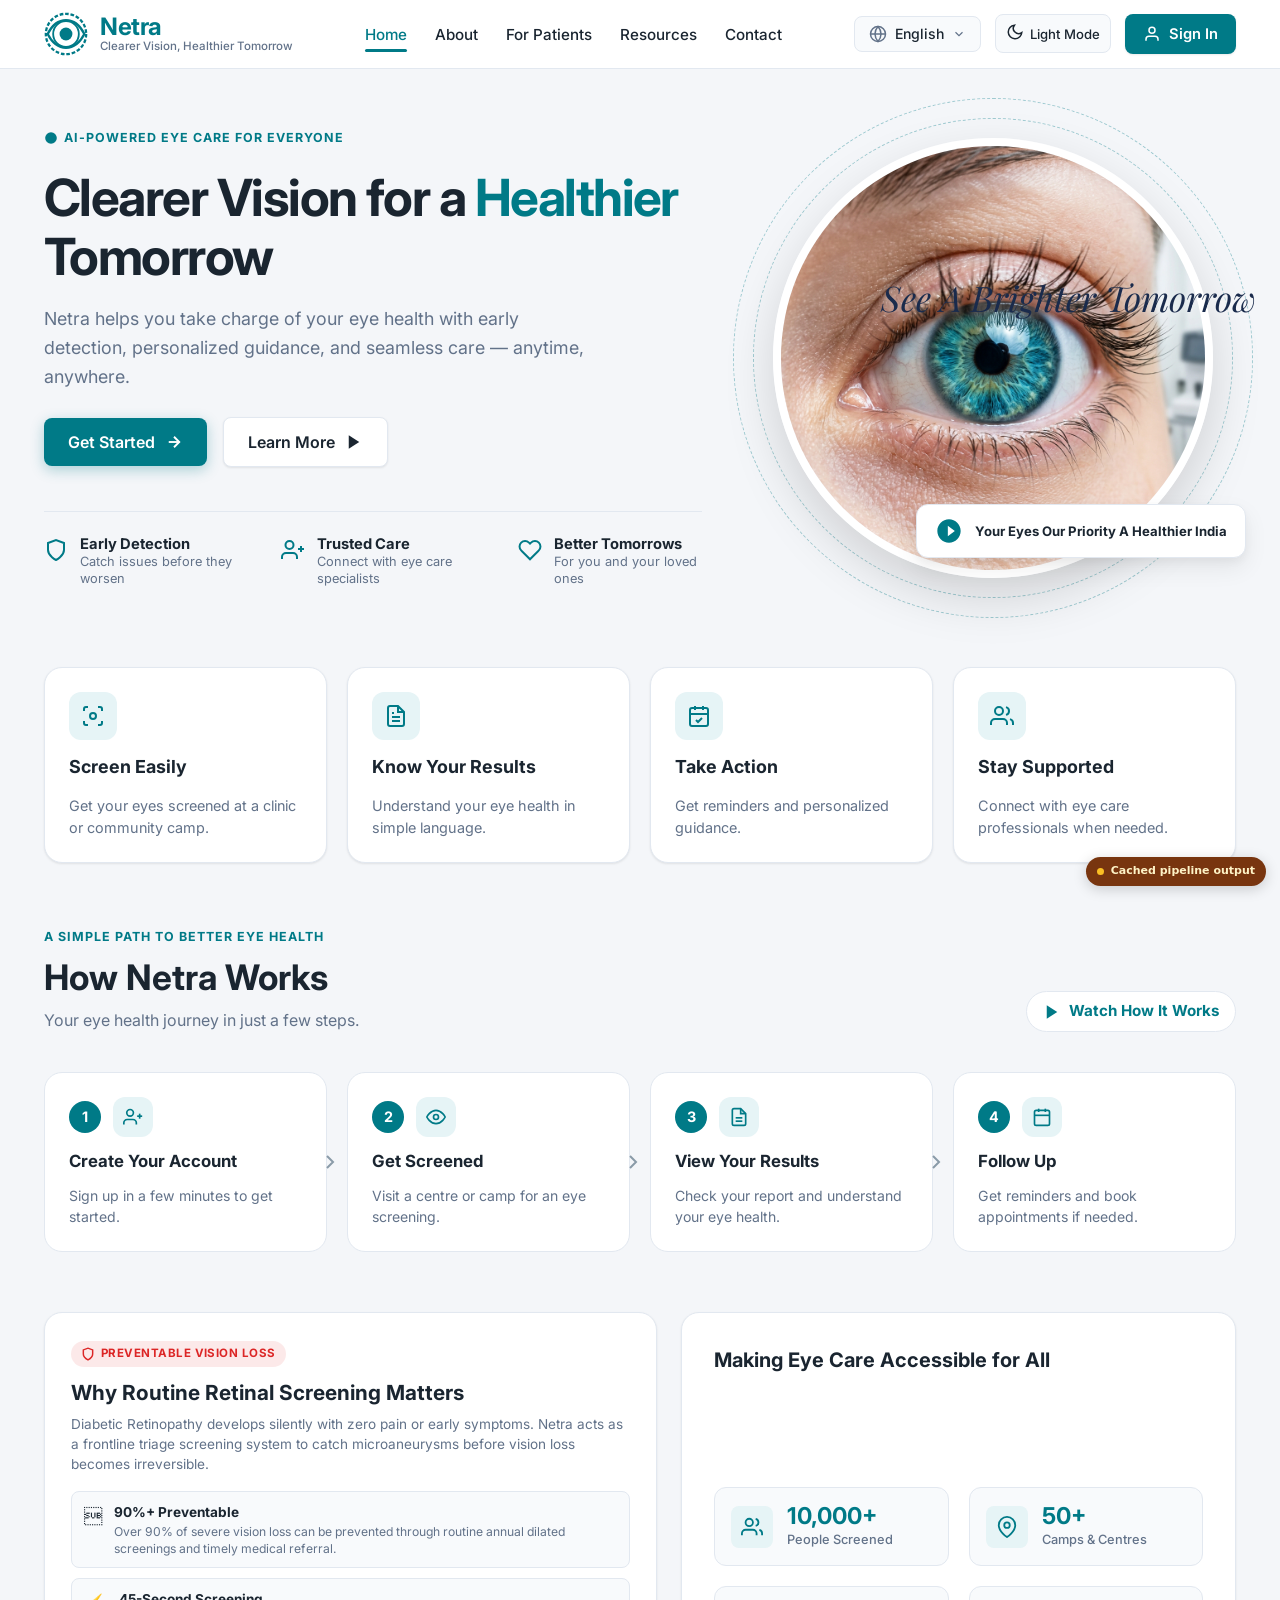
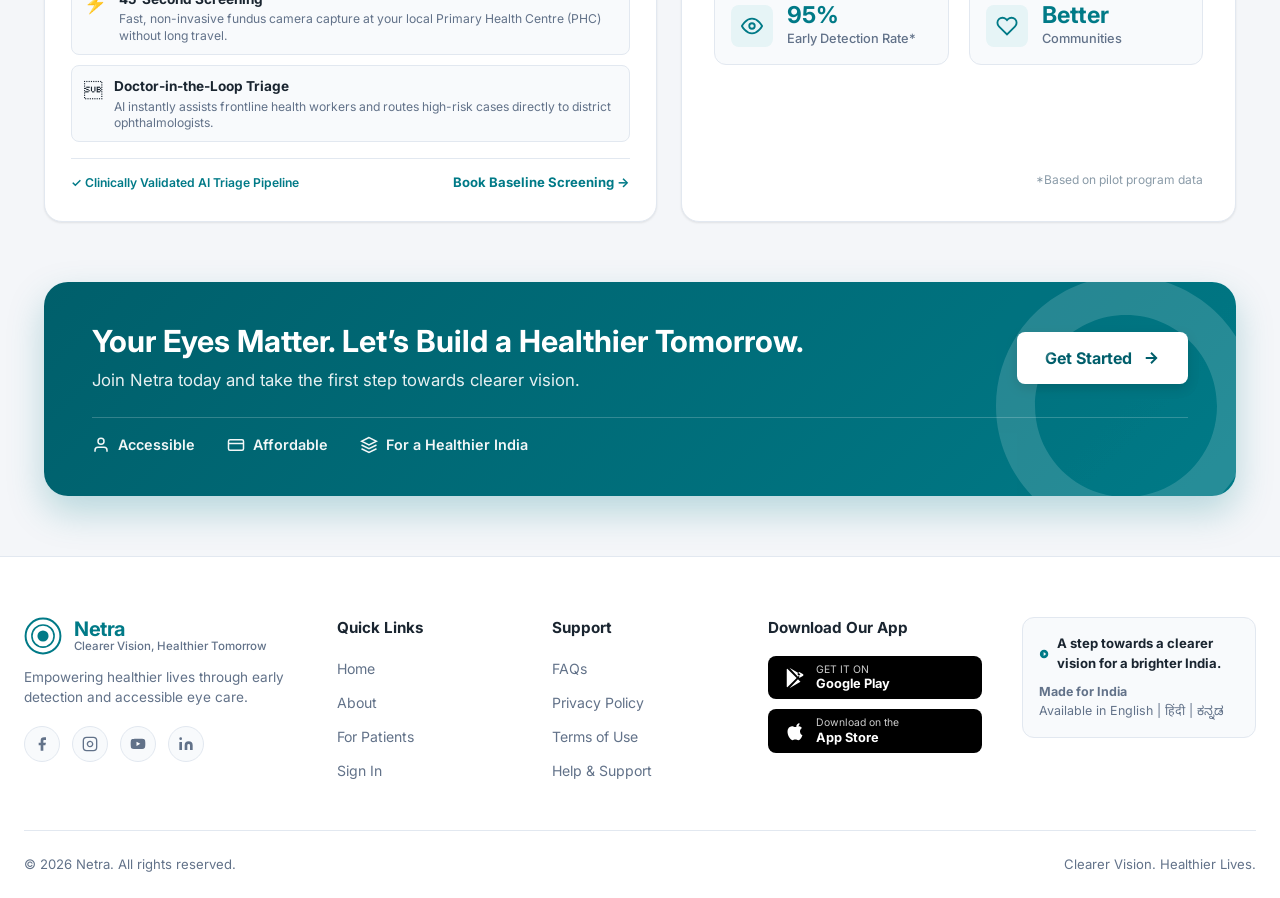
<file: web/index.html>
<!DOCTYPE html>
<html lang="en" data-theme="light">
<head>
  <meta charset="UTF-8">
  <meta name="viewport" content="width=device-width, initial-scale=1.0">
  <script>
    (function () {
      const role = localStorage.getItem('netra_active_role');
      if (role === 'patient') window.location.replace('dashboard.html');
      if (role === 'specialist' || role === 'phc' || role === 'district') window.location.replace('doctor-dashboard.html');
    }());
  </script>
  <title>Netra — AI-Powered Eye Care for Everyone</title>
  <meta name="description" content="Explainable AI Diabetic Retinopathy screening and comprehensive eye care platform for rural and urban India.">
  
  <!-- CSS Design System & Adaptive Color Tokens -->
  <link rel="stylesheet" href="css/tokens.css">
  <link rel="stylesheet" href="css/styles.css">
</head>
<body>

  <!-- ========================================================================
       TOP GLOBAL HEADER (LANDING PAGE)
       ======================================================================== -->
  <header class="landing-header" id="mainHeader">
    <div class="navbar-container">
      <!-- Brand Logo -->
      <a href="index.html" class="brand-logo">
        <svg class="logo-eye-icon" viewBox="0 0 48 48" fill="none">
          <circle cx="24" cy="24" r="22" stroke="currentColor" stroke-width="2.5" stroke-dasharray="4 2"/>
          <circle cx="24" cy="24" r="14" stroke="currentColor" stroke-width="2"/>
          <circle cx="24" cy="24" r="7" fill="currentColor"/>
          <path d="M4 24C9 14 16 9 24 9C32 9 39 14 44 24C39 34 32 39 24 39C16 39 9 34 4 24Z" stroke="currentColor" stroke-width="2.5"/>
        </svg>
        <div class="brand-text">
          <span class="brand-name" data-i18n="appName">Netra</span>
          <span class="brand-tagline" data-i18n="appTagline">Clearer Vision, Healthier Tomorrow</span>
        </div>
      </a>

      <!-- Navigation Links -->
      <ul class="nav-links">
        <li><a href="#home" class="nav-link active" data-i18n="navHome">Home</a></li>
        <li><a href="#about" class="nav-link" data-i18n="navAbout">About</a></li>
        <li><a href="#for-patients" class="nav-link" data-i18n="navForPatients">For Patients</a></li>
        <li><a href="#resources" class="nav-link" data-i18n="navResources">Resources</a></li>
        <li><a href="#contact" class="nav-link" data-i18n="navContact">Contact</a></li>
      </ul>

      <!-- Controls & Sign In -->
      <div class="nav-actions">
        <!-- Multilingual Dropdown (English, Hindi, Kannada) -->
        <div class="lang-dropdown-wrapper">
          <button class="btn-control" id="langDropdownBtn" aria-label="Select Language">
            <svg viewBox="0 0 24 24" fill="none" stroke="currentColor" stroke-width="2">
              <circle cx="12" cy="12" r="10"/>
              <line x1="2" y1="12" x2="22" y2="12"/>
              <path d="M12 2a15.3 15.3 0 0 1 4 10 15.3 15.3 0 0 1-4 10 15.3 15.3 0 0 1-4-10 15.3 15.3 0 0 1 4-10z"/>
            </svg>
            <span id="langLabelLanding">English</span>
            <svg viewBox="0 0 24 24" fill="none" stroke="currentColor" stroke-width="2" style="width: 14px; height: 14px;">
              <polyline points="6 9 12 15 18 9"/>
            </svg>
          </button>
          
          <div class="lang-menu" id="langDropdownMenu">
            <button class="lang-option active" data-lang="en">
              <span> English</span>
              <span class="check-mark">✓</span>
            </button>
            <button class="lang-option" data-lang="hi">
              <span> हिंदी (Hindi)</span>
            </button>
            <button class="lang-option" data-lang="kn">
              <span> ಕನ್ನಡ (Kannada)</span>
            </button>
          </div>
        </div>

        <!-- Adaptive Color Token Theme Switcher -->
        <button class="theme-toggle-btn" id="themeToggleBtn" aria-label="Toggle Theme Mode">
          <span id="themeToggleIcon">
            <svg viewBox="0 0 24 24" fill="none" stroke="currentColor" stroke-width="2">
              <path d="M21 12.79A9 9 0 1 1 11.21 3 7 7 0 0 0 21 12.79z"/>
            </svg>
          </span>
          <span id="themeToggleText" data-i18n="themeLight">Light Mode</span>
        </button>

        <!-- Sign In Button -> navigates to login.html -->
        <a href="login.html" class="btn-signin">
          <svg viewBox="0 0 24 24" fill="none" stroke="currentColor" stroke-width="2">
            <path d="M20 21v-2a4 4 0 0 0-4-4H8a4 4 0 0 0-4 4v2"/>
            <circle cx="12" cy="7" r="4"/>
          </svg>
          <span data-i18n="navSignIn">Sign In</span>
        </a>
      </div>
    </div>
  </header>


  <!-- ========================================================================
       LANDING PAGE CONTENT (Matches Reference Image 2)
       ======================================================================== -->
  <main id="landing-page-content">
    <!-- HERO SECTION -->
    <section class="landing-hero" id="home">
      <div class="hero-grid">
        <!-- Left Content -->
        <div class="hero-content">
          <div class="hero-kicker-badge">
            <svg width="14" height="14" viewBox="0 0 24 24" fill="currentColor">
              <circle cx="12" cy="12" r="10"/>
            </svg>
            <span data-i18n="heroBadge">AI-POWERED EYE CARE FOR EVERYONE</span>
          </div>

          <h1 class="hero-title">
            <span data-i18n="heroTitlePrefix">Clearer Vision for a </span>
            <span class="hero-title-highlight" data-i18n="heroTitleHighlight">Healthier</span>
            <span data-i18n="heroTitleSuffix"> Tomorrow</span>
          </h1>

          <p class="hero-description" data-i18n="heroDesc">
            Netra helps you take charge of your eye health with early detection, personalized guidance, and seamless care — anytime, anywhere.
          </p>

          <div class="hero-cta-group">
            <a href="login.html" class="btn-primary">
              <span data-i18n="heroCtaPrimary">Get Started</span>
              <svg width="18" height="18" viewBox="0 0 24 24" fill="none" stroke="currentColor" stroke-width="2.5">
                <line x1="5" y1="12" x2="19" y2="12"/>
                <polyline points="12 5 19 12 12 19"/>
              </svg>
            </a>
            <a href="#how-it-works" class="btn-secondary">
              <span data-i18n="heroCtaSecondary">Learn More</span>
              <svg width="18" height="18" viewBox="0 0 24 24" fill="currentColor">
                <polygon points="5 3 19 12 5 21 5 3"/>
              </svg>
            </a>
          </div>

          <!-- Hero 3 Key Pillars -->
          <div class="hero-pillars">
            <div class="pillar-item">
              <svg class="pillar-icon" viewBox="0 0 24 24" fill="none" stroke="currentColor" stroke-width="2">
                <path d="M12 22s8-4 8-10V5l-8-3-8 3v7c0 6 8 10 8 10z"/>
              </svg>
              <div class="pillar-text">
                <h4 data-i18n="pillarEarlyDetection">Early Detection</h4>
                <p data-i18n="pillarEarlyDetectionDesc">Catch issues before they worsen</p>
              </div>
            </div>

            <div class="pillar-item">
              <svg class="pillar-icon" viewBox="0 0 24 24" fill="none" stroke="currentColor" stroke-width="2">
                <path d="M16 21v-2a4 4 0 0 0-4-4H5a4 4 0 0 0-4 4v2"/>
                <circle cx="8.5" cy="7" r="4"/>
                <line x1="20" y1="8" x2="20" y2="14"/>
                <line x1="23" y1="11" x2="17" y2="11"/>
              </svg>
              <div class="pillar-text">
                <h4 data-i18n="pillarTrustedCare">Trusted Care</h4>
                <p data-i18n="pillarTrustedCareDesc">Connect with eye care specialists</p>
              </div>
            </div>

            <div class="pillar-item">
              <svg class="pillar-icon" viewBox="0 0 24 24" fill="none" stroke="currentColor" stroke-width="2">
                <path d="M20.84 4.61a5.5 5.5 0 0 0-7.78 0L12 5.67l-1.06-1.06a5.5 5.5 0 0 0-7.78 7.78l1.06 1.06L12 21.23l7.78-7.78 1.06-1.06a5.5 5.5 0 0 0 0-7.78z"/>
              </svg>
              <div class="pillar-text">
                <h4 data-i18n="pillarBetterTomorrows">Better Tomorrows</h4>
                <p data-i18n="pillarBetterTomorrowsDesc">For you and your loved ones</p>
              </div>
            </div>
          </div>
        </div>

        <!-- Right Visual with Macro Eye & Concentric Rings -->
        <div class="hero-visual-wrapper">
          <div class="hero-orbit-ring ring-1"></div>
          <div class="hero-orbit-ring ring-2"></div>
          
          <div class="hero-image-frame">
            <img src="assets/images/healthy_eye.jpg" alt="Clear Healthy Eye Visual">
          </div>

          <!-- Script overlay text -->
          <div class="hero-script-overlay" data-i18n="heroArtScript">
            See<br>A Brighter<br>Tomorrow
          </div>

          <!-- Floating Badge -->
          <div class="hero-floating-badge">
            <svg viewBox="0 0 24 24" fill="currentColor">
              <path d="M12 2C6.48 2 2 6.48 2 12s4.48 10 10 10 10-4.48 10-10S17.52 2 12 2zm-1 14.5v-9l6 4.5-6 4.5z"/>
            </svg>
            <div class="badge-lines">
              <strong data-i18n="heroFloatingBadge">Your Eyes Our Priority<br><span>A Healthier India</span></strong>
            </div>
          </div>
        </div>
      </div>
    </section>

    <!-- 4 FEATURE CARDS -->
    <section class="features-section" id="about">
      <div class="features-grid">
        <!-- Card 1: Screen Easily -->
        <div class="feature-card">
          <div class="feature-icon-wrapper">
            <svg viewBox="0 0 24 24" fill="none" stroke="currentColor" stroke-width="2">
              <circle cx="12" cy="12" r="3"/>
              <path d="M3 7V5a2 2 0 0 1 2-2h2"/>
              <path d="M17 3h2a2 2 0 0 1 2 2v2"/>
              <path d="M21 17v2a2 2 0 0 1-2 2h-2"/>
              <path d="M7 21H5a2 2 0 0 1-2-2v-2"/>
            </svg>
          </div>
          <h3 data-i18n="featScreenTitle">Screen Easily</h3>
          <p data-i18n="featScreenDesc">Get your eyes screened at a clinic or community camp.</p>
        </div>

        <!-- Card 2: Know Your Results -->
        <div class="feature-card">
          <div class="feature-icon-wrapper">
            <svg viewBox="0 0 24 24" fill="none" stroke="currentColor" stroke-width="2">
              <path d="M14 2H6a2 2 0 0 0-2 2v16a2 2 0 0 0 2 2h12a2 2 0 0 0 2-2V8z"/>
              <polyline points="14 2 14 8 20 8"/>
              <line x1="16" y1="13" x2="8" y2="13"/>
              <line x1="16" y1="17" x2="8" y2="17"/>
              <polyline points="10 9 9 9 8 9"/>
            </svg>
          </div>
          <h3 data-i18n="featResultsTitle">Know Your Results</h3>
          <p data-i18n="featResultsDesc">Understand your eye health in simple language.</p>
        </div>

        <!-- Card 3: Take Action -->
        <div class="feature-card">
          <div class="feature-icon-wrapper">
            <svg viewBox="0 0 24 24" fill="none" stroke="currentColor" stroke-width="2">
              <rect x="3" y="4" width="18" height="18" rx="2" ry="2"/>
              <line x1="16" y1="2" x2="16" y2="6"/>
              <line x1="8" y1="2" x2="8" y2="6"/>
              <line x1="3" y1="10" x2="21" y2="10"/>
              <path d="M9 16l2 2 4-4"/>
            </svg>
          </div>
          <h3 data-i18n="featActionTitle">Take Action</h3>
          <p data-i18n="featActionDesc">Get reminders and personalized guidance.</p>
        </div>

        <!-- Card 4: Stay Supported -->
        <div class="feature-card">
          <div class="feature-icon-wrapper">
            <svg viewBox="0 0 24 24" fill="none" stroke="currentColor" stroke-width="2">
              <path d="M17 21v-2a4 4 0 0 0-4-4H5a4 4 0 0 0-4 4v2"/>
              <circle cx="9" cy="7" r="4"/>
              <path d="M23 21v-2a4 4 0 0 0-3-3.87"/>
              <path d="M16 3.13a4 4 0 0 1 0 7.75"/>
            </svg>
          </div>
          <h3 data-i18n="featSupportTitle">Stay Supported</h3>
          <p data-i18n="featSupportDesc">Connect with eye care professionals when needed.</p>
        </div>
      </div>
    </section>

    <!-- HOW NETRA WORKS -->
    <section class="how-it-works-section" id="how-it-works">
      <div class="works-header">
        <div>
          <span class="works-kicker" data-i18n="worksKicker">A SIMPLE PATH TO BETTER EYE HEALTH</span>
          <h2 class="works-title" data-i18n="worksTitle">How Netra Works</h2>
          <p class="works-subtitle" data-i18n="worksSubtitle">Your eye health journey in just a few steps.</p>
        </div>
        <a href="#how-it-works" class="btn-watch-works">
          <svg width="18" height="18" viewBox="0 0 24 24" fill="currentColor">
            <polygon points="5 3 19 12 5 21 5 3"/>
          </svg>
          <span data-i18n="worksWatch">Watch How It Works</span>
        </a>
      </div>

      <div class="steps-row">
        <!-- Step 1 -->
        <div class="step-card">
          <div class="step-header">
            <span class="step-number">1</span>
            <div class="step-icon">
              <svg width="20" height="20" viewBox="0 0 24 24" fill="none" stroke="currentColor" stroke-width="2">
                <path d="M16 21v-2a4 4 0 0 0-4-4H5a4 4 0 0 0-4 4v2"/>
                <circle cx="8.5" cy="7" r="4"/>
                <line x1="20" y1="8" x2="20" y2="14"/>
                <line x1="23" y1="11" x2="17" y2="11"/>
              </svg>
            </div>
          </div>
          <h4 data-i18n="step1Title">Create Your Account</h4>
          <p data-i18n="step1Desc">Sign up in a few minutes to get started.</p>
          <svg class="step-arrow" viewBox="0 0 24 24" fill="none" stroke="currentColor" stroke-width="2">
            <polyline points="9 18 15 12 9 6"/>
          </svg>
        </div>

        <!-- Step 2 -->
        <div class="step-card">
          <div class="step-header">
            <span class="step-number">2</span>
            <div class="step-icon">
              <svg width="20" height="20" viewBox="0 0 24 24" fill="none" stroke="currentColor" stroke-width="2">
                <circle cx="12" cy="12" r="3"/>
                <path d="M1 12s4-8 11-8 11 8 11 8-4 8-11 8-11-8-11-8z"/>
              </svg>
            </div>
          </div>
          <h4 data-i18n="step2Title">Get Screened</h4>
          <p data-i18n="step2Desc">Visit a centre or camp for an eye screening.</p>
          <svg class="step-arrow" viewBox="0 0 24 24" fill="none" stroke="currentColor" stroke-width="2">
            <polyline points="9 18 15 12 9 6"/>
          </svg>
        </div>

        <!-- Step 3 -->
        <div class="step-card">
          <div class="step-header">
            <span class="step-number">3</span>
            <div class="step-icon">
              <svg width="20" height="20" viewBox="0 0 24 24" fill="none" stroke="currentColor" stroke-width="2">
                <path d="M14 2H6a2 2 0 0 0-2 2v16a2 2 0 0 0 2 2h12a2 2 0 0 0 2-2V8z"/>
                <polyline points="14 2 14 8 20 8"/>
                <line x1="16" y1="13" x2="8" y2="13"/>
                <line x1="16" y1="17" x2="8" y2="17"/>
              </svg>
            </div>
          </div>
          <h4 data-i18n="step3Title">View Your Results</h4>
          <p data-i18n="step3Desc">Check your report and understand your eye health.</p>
          <svg class="step-arrow" viewBox="0 0 24 24" fill="none" stroke="currentColor" stroke-width="2">
            <polyline points="9 18 15 12 9 6"/>
          </svg>
        </div>

        <!-- Step 4 -->
        <div class="step-card">
          <div class="step-header">
            <span class="step-number">4</span>
            <div class="step-icon">
              <svg width="20" height="20" viewBox="0 0 24 24" fill="none" stroke="currentColor" stroke-width="2">
                <rect x="3" y="4" width="18" height="18" rx="2" ry="2"/>
                <line x1="16" y1="2" x2="16" y2="6"/>
                <line x1="8" y1="2" x2="8" y2="6"/>
                <line x1="3" y1="10" x2="21" y2="10"/>
              </svg>
            </div>
          </div>
          <h4 data-i18n="step4Title">Follow Up</h4>
          <p data-i18n="step4Desc">Get reminders and book appointments if needed.</p>
        </div>
      </div>
    </section>

    <!-- TESTIMONIAL & IMPACT STATS -->
    <section class="impact-section" id="for-patients">
      <div class="impact-grid">
        <!-- Clinical Early Detection Spotlight (No False "Cure" Claims) -->
        <div class="spotlight-card">
          <div class="spotlight-header-badge">
            <svg width="14" height="14" viewBox="0 0 24 24" fill="none" stroke="currentColor" stroke-width="2.5">
              <path d="M12 22s8-4 8-10V5l-8-3-8 3v7c0 6 8 10 8 10z"/>
            </svg>
            <span data-i18n="spotlightBadge">PREVENTABLE VISION LOSS</span>
          </div>

          <h3 class="spotlight-title" data-i18n="spotlightTitle">
            Why Routine Retinal Screening Matters
          </h3>

          <p class="spotlight-lead" data-i18n="spotlightLead">
            Diabetic Retinopathy develops silently with zero pain or early symptoms. Netra acts as a frontline triage screening system to catch microaneurysms before vision loss becomes irreversible.
          </p>

          <div class="spotlight-facts-grid">
            <div class="spotlight-fact-item">
              <div class="fact-bullet-icon">️</div>
              <div>
                <strong data-i18n="fact1Title">90%+ Preventable</strong>
                <p data-i18n="fact1Desc">Over 90% of severe vision loss can be prevented through routine annual dilated screenings and timely medical referral.</p>
              </div>
            </div>

            <div class="spotlight-fact-item">
              <div class="fact-bullet-icon">⚡</div>
              <div>
                <strong data-i18n="fact2Title">45-Second Screening</strong>
                <p data-i18n="fact2Desc">Fast, non-invasive fundus camera capture at your local Primary Health Centre (PHC) without long travel.</p>
              </div>
            </div>

            <div class="spotlight-fact-item">
              <div class="fact-bullet-icon"></div>
              <div>
                <strong data-i18n="fact3Title">Doctor-in-the-Loop Triage</strong>
                <p data-i18n="fact3Desc">AI instantly assists frontline health workers and routes high-risk cases directly to district ophthalmologists.</p>
              </div>
            </div>
          </div>

          <div class="spotlight-footer">
            <span class="spotlight-tag" data-i18n="spotlightTag">✓ Clinically Validated AI Triage Pipeline</span>
            <a href="login.html" class="spotlight-action-link" data-i18n="spotlightLink">Book Baseline Screening →</a>
          </div>
        </div>

        <!-- Impact Statistics -->
        <div class="stats-card">
          <h3 data-i18n="impactTitle">Making Eye Care Accessible for All</h3>
          <div class="stats-subgrid">
            <div class="stat-tile">
              <div class="stat-icon">
                <svg viewBox="0 0 24 24" fill="none" stroke="currentColor" stroke-width="2">
                  <path d="M17 21v-2a4 4 0 0 0-4-4H5a4 4 0 0 0-4 4v2"/>
                  <circle cx="9" cy="7" r="4"/>
                  <path d="M23 21v-2a4 4 0 0 0-3-3.87"/>
                  <path d="M16 3.13a4 4 0 0 1 0 7.75"/>
                </svg>
              </div>
              <div class="stat-numbers">
                <h4 data-i18n="statScreened">10,000+</h4>
                <p data-i18n="statScreenedLabel">People Screened</p>
              </div>
            </div>

            <div class="stat-tile">
              <div class="stat-icon">
                <svg viewBox="0 0 24 24" fill="none" stroke="currentColor" stroke-width="2">
                  <path d="M21 10c0 7-9 13-9 13s-9-6-9-13a9 9 0 0 1 18 0z"/>
                  <circle cx="12" cy="10" r="3"/>
                </svg>
              </div>
              <div class="stat-numbers">
                <h4 data-i18n="statCamps">50+</h4>
                <p data-i18n="statCampsLabel">Camps & Centres</p>
              </div>
            </div>

            <div class="stat-tile">
              <div class="stat-icon">
                <svg viewBox="0 0 24 24" fill="none" stroke="currentColor" stroke-width="2">
                  <path d="M1 12s4-8 11-8 11 8 11 8-4 8-11 8-11-8-11-8z"/>
                  <circle cx="12" cy="12" r="3"/>
                </svg>
              </div>
              <div class="stat-numbers">
                <h4 data-i18n="statAccuracy">95%</h4>
                <p data-i18n="statAccuracyLabel">Early Detection Rate*</p>
              </div>
            </div>

            <div class="stat-tile">
              <div class="stat-icon">
                <svg viewBox="0 0 24 24" fill="none" stroke="currentColor" stroke-width="2">
                  <path d="M20.84 4.61a5.5 5.5 0 0 0-7.78 0L12 5.67l-1.06-1.06a5.5 5.5 0 0 0-7.78 7.78l1.06 1.06L12 21.23l7.78-7.78 1.06-1.06a5.5 5.5 0 0 0 0-7.78z"/>
                </svg>
              </div>
              <div class="stat-numbers">
                <h4 data-i18n="statCommunities">Better</h4>
                <p data-i18n="statCommunitiesLabel">Communities</p>
              </div>
            </div>
          </div>
          <p class="stat-footnote" data-i18n="statFootnote">*Based on pilot program data</p>
        </div>
      </div>
    </section>

    <!-- CALL TO ACTION BANNER -->
    <section class="cta-banner-section">
      <div class="cta-banner-card">
        <!-- SVG Watermark -->
        <svg class="cta-banner-bg-art" viewBox="0 0 200 200" fill="currentColor">
          <path d="M100 0C44.8 0 0 44.8 0 100s44.8 100 100 100 100-44.8 100-100S155.2 0 100 0zm0 170c-38.7 0-70-31.3-70-70s31.3-70 70-70 70 31.3 70 70-31.3 70-70 70z"/>
        </svg>

        <div class="cta-banner-top">
          <div class="cta-banner-text">
            <h2 data-i18n="ctaBannerTitle">Your Eyes Matter. Let’s Build a Healthier Tomorrow.</h2>
            <p data-i18n="ctaBannerDesc">Join Netra today and take the first step towards clearer vision.</p>
          </div>
          <a href="login.html" class="btn-cta-white">
            <span data-i18n="ctaBannerBtn">Get Started</span>
            <svg width="18" height="18" viewBox="0 0 24 24" fill="none" stroke="currentColor" stroke-width="2.5">
              <line x1="5" y1="12" x2="19" y2="12"/>
              <polyline points="12 5 19 12 12 19"/>
            </svg>
          </a>
        </div>

        <div class="cta-badges-row">
          <div class="cta-badge-item">
            <svg viewBox="0 0 24 24" fill="none" stroke="currentColor" stroke-width="2">
              <path d="M20 21v-2a4 4 0 0 0-4-4H8a4 4 0 0 0-4 4v2"/>
              <circle cx="12" cy="7" r="4"/>
            </svg>
            <span data-i18n="badgeAccessible">Accessible</span>
          </div>

          <div class="cta-badge-item">
            <svg viewBox="0 0 24 24" fill="none" stroke="currentColor" stroke-width="2">
              <rect x="2" y="5" width="20" height="14" rx="2"/>
              <line x1="2" y1="10" x2="22" y2="10"/>
            </svg>
            <span data-i18n="badgeAffordable">Affordable</span>
          </div>

          <div class="cta-badge-item">
            <svg viewBox="0 0 24 24" fill="none" stroke="currentColor" stroke-width="2">
              <path d="M12 2L2 7l10 5 10-5-10-5zM2 17l10 5 10-5M2 12l10 5 10-5"/>
            </svg>
            <span data-i18n="badgeIndia">For a Healthier India</span>
          </div>
        </div>
      </div>
    </section>

    <!-- FOOTER -->
    <footer class="landing-footer" id="contact">
      <div class="footer-container">
        <div class="footer-grid">
          <!-- Col 1: Brand -->
          <div class="footer-col">
            <div class="brand-logo" style="margin-bottom: 12px;">
              <svg class="logo-eye-icon" viewBox="0 0 48 48" fill="none" style="width: 38px; height: 38px;">
                <circle cx="24" cy="24" r="22" stroke="currentColor" stroke-width="2.5"/>
                <circle cx="24" cy="24" r="14" stroke="currentColor" stroke-width="2"/>
                <circle cx="24" cy="24" r="7" fill="currentColor"/>
              </svg>
              <div class="brand-text">
                <span class="brand-name" style="font-size: 1.25rem;">Netra</span>
                <span class="brand-tagline">Clearer Vision, Healthier Tomorrow</span>
              </div>
            </div>
            <p style="font-size: 0.85rem; color: var(--text-secondary); line-height: 1.5;" data-i18n="footerMission">
              Empowering healthier lives through early detection and accessible eye care.
            </p>
            <div class="footer-social-links">
              <a href="#" class="social-btn" aria-label="Facebook">
                <svg width="16" height="16" fill="currentColor" viewBox="0 0 24 24"><path d="M18 2h-3a5 5 0 0 0-5 5v3H7v4h3v8h4v-8h3l1-4h-4V7a1 1 0 0 1 1-1h3z"/></svg>
              </a>
              <a href="#" class="social-btn" aria-label="Instagram">
                <svg width="16" height="16" fill="none" stroke="currentColor" stroke-width="2" viewBox="0 0 24 24"><rect x="2" y="2" width="20" height="20" rx="5" ry="5"/><path d="M16 11.37A4 4 0 1 1 12.63 8 4 4 0 0 1 16 11.37z"/><line x1="17.5" y1="6.5" x2="17.51" y2="6.5"/></svg>
              </a>
              <a href="#" class="social-btn" aria-label="YouTube">
                <svg width="16" height="16" fill="currentColor" viewBox="0 0 24 24"><path d="M22.54 6.42a2.78 2.78 0 0 0-1.94-2C18.88 4 12 4 12 4s-6.88 0-8.6.46a2.78 2.78 0 0 0-1.94 2A29 29 0 0 0 1 11.75a29 29 0 0 0 .46 5.33A2.78 2.78 0 0 0 3.4 19c1.72.46 8.6.46 8.6.46s6.88 0 8.6-.46a2.78 2.78 0 0 0 1.94-2 29 29 0 0 0 .46-5.25 29 29 0 0 0-.46-5.33z"/><polygon points="9.75 15.02 15.5 11.75 9.75 8.48 9.75 15.02" fill="#fff"/></svg>
              </a>
              <a href="#" class="social-btn" aria-label="LinkedIn">
                <svg width="16" height="16" fill="currentColor" viewBox="0 0 24 24"><path d="M16 8a6 6 0 0 1 6 6v7h-4v-7a2 2 0 0 0-2-2 2 2 0 0 0-2 2v7h-4v-7a6 6 0 0 1 6-6z"/><rect x="2" y="9" width="4" height="12"/><circle cx="4" cy="4" r="2"/></svg>
              </a>
            </div>
          </div>

          <!-- Col 2: Quick Links -->
          <div class="footer-col" id="resources">
            <h4 data-i18n="footerQuickLinks">Quick Links</h4>
            <ul>
              <li><a href="#home" data-i18n="navHome">Home</a></li>
              <li><a href="#about" data-i18n="navAbout">About</a></li>
              <li><a href="#for-patients" data-i18n="navForPatients">For Patients</a></li>
              <li><a href="login.html" data-i18n="navSignIn">Sign In</a></li>
            </ul>
          </div>

          <!-- Col 3: Support -->
          <div class="footer-col">
            <h4 data-i18n="footerSupport">Support</h4>
            <ul>
              <li><a href="#" data-i18n="footerFaq">FAQs</a></li>
              <li><a href="#" data-i18n="footerPrivacy">Privacy Policy</a></li>
              <li><a href="#" data-i18n="footerTerms">Terms of Use</a></li>
              <li><a href="#" data-i18n="footerHelp">Help & Support</a></li>
            </ul>
          </div>

          <!-- Col 4: Download App -->
          <div class="footer-col">
            <h4 data-i18n="footerDownloadApp">Download Our App</h4>
            <div class="app-badges">
              <div class="app-store-btn">
                <svg viewBox="0 0 24 24" fill="currentColor"><path d="M3.609 1.814L13.792 12 3.61 22.186a1.99 1.99 0 0 1-.61-.715L3 21.46V2.54l.001-.012c.08-.29.288-.535.608-.714zM15.207 13.414l2.766 2.765-12.012 6.945 9.246-9.71zm0-2.828L5.961.876l12.012 6.945-2.766 2.765zm1.414 1.414l3.864-2.233c.963-.556.963-1.464 0-2.02l-3.864-2.233-2.121 2.122 2.121 2.122z"/></svg>
                <div>
                  <small style="font-size: 0.65rem; opacity: 0.8; display: block;">GET IT ON</small>
                  <strong>Google Play</strong>
                </div>
              </div>

              <div class="app-store-btn">
                <svg viewBox="0 0 24 24" fill="currentColor"><path d="M18.71 19.5c-.83 1.24-1.71 2.45-3.05 2.47-1.34.03-1.77-.79-3.29-.79-1.53 0-2 .77-3.27.82-1.31.05-2.3-1.32-3.14-2.53C4.25 17 2.94 12.45 4.7 9.39c.87-1.52 2.43-2.48 4.12-2.51 1.28-.02 2.5.87 3.29.87.78 0 2.26-1.07 3.81-.91.65.03 2.47.26 3.64 1.98-.09.06-2.17 1.28-2.15 3.81.03 3.02 2.65 4.03 2.68 4.04-.03.07-.42 1.44-1.38 2.83M15.97 6.37c.62-.75 1.04-1.8 0.93-2.85-.9.04-1.99.6-2.63 1.35-.57.65-1.06 1.71-.93 2.73 1.01.08 2.02-.48 2.63-1.23z"/></svg>
                <div>
                  <small style="font-size: 0.65rem; opacity: 0.8; display: block;">Download on the</small>
                  <strong>App Store</strong>
                </div>
              </div>
            </div>
          </div>

          <!-- Col 5: India Initiative -->
          <div class="footer-col">
            <div class="india-initiative-box">
              <div class="initiative-title">
                <svg viewBox="0 0 24 24" fill="currentColor">
                  <path d="M12 2C6.48 2 2 6.48 2 12s4.48 10 10 10 10-4.48 10-10S17.52 2 12 2zm-1 14.5v-9l6 4.5-6 4.5z"/>
                </svg>
                <span data-i18n="footerAspiration">A step towards a clearer vision for a brighter India.</span>
              </div>
              <p class="made-for-india">
                <strong data-i18n="footerMadeForIndia">Made for India</strong><br>
                <span data-i18n="footerLanguages">Available in English | हिंदी | ಕನ್ನಡ</span>
              </p>
            </div>
          </div>
        </div>

        <div class="footer-bottom">
          <span data-i18n="footerCopyright">© 2026 Netra. All rights reserved.</span>
          <span data-i18n="footerMotto">Clearer Vision. Healthier Lives.</span>
        </div>
      </div>
    </footer>
  </main>

  <!-- Application Logic & Translations -->
  <script src="js/config.js"></script>
  <script src="js/api.js"></script>
  <script src="js/translations.js"></script>
  <script src="js/netra-bridge.js"></script>
  <script src="js/app.js"></script>
</body>
</html>
</file>
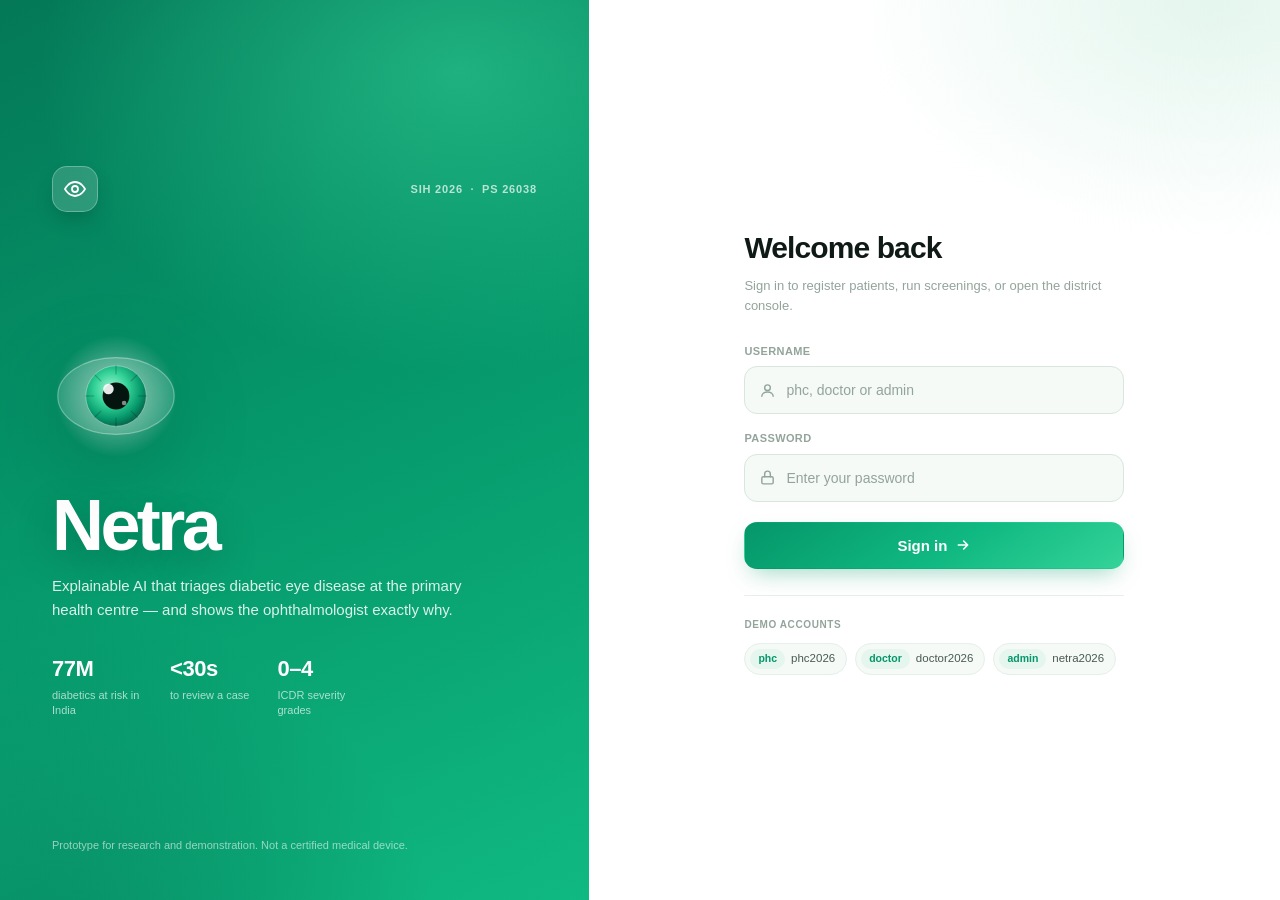
<file: app/dashboard.html>
<!DOCTYPE html>
<html lang="en">
<head>
  <meta charset="UTF-8">
  <title>Netra - Retinal Screening</title>
  <link rel="stylesheet" href="dashboard.css">
</head>
<body>

<!-- ============================= LOGIN ============================= -->
<div id="loginView">

  <aside class="lg-brand">
    <div class="lg-brand-noise"></div>
    <div class="lg-brand-top">
      <div class="lg-logo">
        <svg viewBox="0 0 24 24" fill="none" stroke="currentColor" stroke-width="1.8" stroke-linecap="round" stroke-linejoin="round"><path d="M2 12s3.5-7 10-7 10 7 10 7-3.5 7-10 7-10-7-10-7Z"/><circle cx="12" cy="12" r="3"/></svg>
      </div>
      <span class="lg-tag-ps">SIH 2026 &nbsp;·&nbsp; PS 26038</span>
    </div>

    <div class="lg-brand-mid">
      <svg class="lg-eye" viewBox="0 0 220 220" fill="none">
        <defs>
          <radialGradient id="lgIris" cx="42%" cy="38%" r="65%">
            <stop offset="0%" stop-color="#a7f3d0"/><stop offset="42%" stop-color="#34d399"/>
            <stop offset="78%" stop-color="#059669"/><stop offset="100%" stop-color="#065f46"/>
          </radialGradient>
          <radialGradient id="lgHalo" cx="50%" cy="50%" r="50%">
            <stop offset="0%" stop-color="#ffffff" stop-opacity=".55"/><stop offset="100%" stop-color="#ffffff" stop-opacity="0"/>
          </radialGradient>
        </defs>
        <circle cx="110" cy="110" r="104" fill="url(#lgHalo)"/>
        <ellipse cx="110" cy="110" rx="100" ry="66" fill="#ffffff" fill-opacity=".14"/>
        <ellipse cx="110" cy="110" rx="100" ry="66" stroke="#ffffff" stroke-opacity=".35" stroke-width="2"/>
        <circle cx="110" cy="110" r="52" fill="url(#lgIris)"/>
        <circle cx="110" cy="110" r="52" stroke="#ffffff" stroke-opacity=".4" stroke-width="1.5"/>
        <circle cx="110" cy="110" r="23" fill="#04140e"/>
        <circle cx="97" cy="98" r="9" fill="#ffffff" fill-opacity=".9"/>
        <circle cx="124" cy="122" r="4" fill="#ffffff" fill-opacity=".5"/>
        <g stroke="#04140e" stroke-opacity=".25" stroke-width="2" stroke-linecap="round" fill="none">
          <path d="M110 58v14M110 148v14M58 110h14M148 110h14M74 74l10 10M146 146l-10-10M146 74l-10 10M74 146l10-10"/>
        </g>
      </svg>
      <h1>Netra</h1>
      <p class="lg-mission">Explainable AI that triages diabetic eye disease at the primary health centre &mdash; and shows the ophthalmologist exactly why.</p>
      <div class="lg-stats">
        <div><b>77M</b><span>diabetics at risk in India</span></div>
        <div><b>&lt;30s</b><span>to review a case</span></div>
        <div><b>0&ndash;4</b><span>ICDR severity grades</span></div>
      </div>
    </div>

    <div class="lg-brand-foot">Prototype for research and demonstration. Not a certified medical device.</div>
  </aside>

  <main class="lg-form">
    <div class="lg-form-inner">
      <h2>Welcome back</h2>
      <p class="lg-sub">Sign in to register patients, run screenings, or open the district console.</p>

      <label class="lg-field">
        <span>Username</span>
        <div class="lg-input">
          <svg viewBox="0 0 24 24" fill="none" stroke="currentColor" stroke-width="2" stroke-linecap="round"><circle cx="12" cy="8" r="4"/><path d="M4 20c0-4 4-6 8-6s8 2 8 6"/></svg>
          <input id="loginUser" type="text" autocomplete="username" placeholder="phc, doctor or admin">
        </div>
      </label>

      <label class="lg-field">
        <span>Password</span>
        <div class="lg-input">
          <svg viewBox="0 0 24 24" fill="none" stroke="currentColor" stroke-width="2" stroke-linecap="round" stroke-linejoin="round"><rect x="4" y="11" width="16" height="10" rx="2"/><path d="M8 11V7a4 4 0 0 1 8 0v4"/></svg>
          <input id="loginPass" type="password" autocomplete="current-password" placeholder="Enter your password">
        </div>
      </label>

      <div class="login-err" id="loginErr" hidden></div>

      <button class="btn primary lg" id="loginBtn">
        Sign in
        <svg viewBox="0 0 24 24" fill="none" stroke="currentColor" stroke-width="2.4" stroke-linecap="round" stroke-linejoin="round"><path d="M5 12h14M13 6l6 6-6 6"/></svg>
      </button>

      <div class="lg-demo">
        <b>Demo accounts</b>
        <div class="lg-demo-rows">
          <span><i>phc</i>phc2026</span>
          <span><i>doctor</i>doctor2026</span>
          <span><i>admin</i>netra2026</span>
        </div>
      </div>
    </div>
  </main>
</div>

<!-- ============================= APP SHELL ============================= -->
<div id="shell" hidden>

  <nav id="sidebar">
    <div class="logo">
      <svg viewBox="0 0 24 24" fill="none" stroke="currentColor" stroke-width="1.9" stroke-linecap="round" stroke-linejoin="round"><path d="M2 12s3.5-7 10-7 10 7 10 7-3.5 7-10 7-10-7-10-7Z"/><circle cx="12" cy="12" r="3"/></svg>
    </div>
    <div class="nav" id="sideNav">
      <button data-nav="screen" class="active" title="Screening"><svg viewBox="0 0 24 24" fill="none" stroke="currentColor" stroke-width="2" stroke-linecap="round" stroke-linejoin="round"><path d="M3 12 12 3l9 9M5 10v10h14V10"/></svg></button>
      <button data-nav="admin" title="District console"><svg viewBox="0 0 24 24" fill="none" stroke="currentColor" stroke-width="2" stroke-linecap="round" stroke-linejoin="round"><path d="M3 3v18h18M7 14l4-4 4 4 5-6"/></svg></button>
      <button data-nav="patients" title="Patients"><svg viewBox="0 0 24 24" fill="none" stroke="currentColor" stroke-width="2" stroke-linecap="round" stroke-linejoin="round"><circle cx="9" cy="8" r="3.5"/><path d="M2 20c0-3.5 3-5.5 7-5.5s7 2 7 5.5M17 11l2 2 4-4"/></svg></button>
    </div>
    <div class="foot">
      <button id="logoutBtn" title="Sign out"><svg viewBox="0 0 24 24" fill="none" stroke="currentColor" stroke-width="2" stroke-linecap="round" stroke-linejoin="round"><path d="M9 21H5a2 2 0 0 1-2-2V5a2 2 0 0 1 2-2h4M16 17l5-5-5-5M21 12H9"/></svg></button>
    </div>
  </nav>

  <div id="main">

    <header>
      <div id="patientCtx" class="patient-ctx" hidden></div>
      <div class="search" id="hdrSearch" hidden>
        <svg viewBox="0 0 24 24" fill="none" stroke="var(--ink-3)" stroke-width="2" stroke-linecap="round"><circle cx="11" cy="11" r="7"/><path d="m21 21-4.3-4.3"/></svg>
        <input id="patientSearch" type="text" placeholder="Patient ID or name">
      </div>
      <div class="eye-seg" id="eyeSeg" hidden>
        <button data-eye="OD" class="active">OD</button>
        <button data-eye="OS">OS</button>
      </div>
      <span id="qualityChip" class="chip" hidden><i class="dot"></i><span>--</span></span>

      <span class="spacer"></span>

      <div class="user">
        <div class="av" id="userAv">--</div>
        <div class="who"><b id="userName">--</b><span id="userRole">--</span></div>
      </div>
    </header>

    <div id="body">

      <!-- ---------- REGISTER / SELECT PATIENT ---------- -->
      <section id="register">
        <h1 class="rv-title">Screen a patient</h1>
        <p class="rv-sub">Find an existing patient, or register a new one to begin.</p>

        <div class="rv-grid">
          <div class="rv-panel">
            <div class="rv-panel-t">Find existing patient</div>
            <div class="search big">
              <svg viewBox="0 0 24 24" fill="none" stroke="var(--ink-3)" stroke-width="2" stroke-linecap="round"><circle cx="11" cy="11" r="7"/><path d="m21 21-4.3-4.3"/></svg>
              <input id="findInput" type="text" placeholder="Name, ID or phone">
            </div>
            <div class="rv-results" id="findResults"><div class="rv-empty">Start typing to search the registry.</div></div>
          </div>

          <div class="rv-panel">
            <div class="rv-panel-t">Register new patient</div>
            <div class="rv-form">
              <label class="f-wide">Full name<input id="rgName" type="text" placeholder="e.g. Ramesh Kumar"></label>
              <label>Age<input id="rgAge" type="number" min="0" max="120" placeholder="years"></label>
              <label>Sex
                <select id="rgSex"><option value="">--</option><option>M</option><option>F</option><option>Other</option></select>
              </label>
              <label>Phone<input id="rgPhone" type="text" placeholder="10-digit"></label>
              <label>Village / PHC<input id="rgVillage" type="text" placeholder="e.g. Rampur PHC"></label>
              <label>Years with diabetes<input id="rgDm" type="number" min="0" max="60" placeholder="years"></label>
              <label class="f-wide">Notes<input id="rgNotes" type="text" placeholder="hypertension, prior eye disease, ..."></label>
            </div>
            <button class="btn primary lg" id="rgSubmit">Register &amp; start screening</button>
          </div>
        </div>
      </section>

      <!-- ---------- SCREENING: landing / loading / dash ---------- -->
      <section id="landing" hidden>
        <div class="hero">
          <div class="hero-visual">
            <svg class="eyeArt" viewBox="0 0 200 200" fill="none">
              <defs>
                <radialGradient id="iris" cx="50%" cy="50%" r="50%"><stop offset="0%" stop-color="#34d399"/><stop offset="55%" stop-color="#10b981"/><stop offset="100%" stop-color="#047857"/></radialGradient>
                <radialGradient id="glow" cx="50%" cy="50%" r="50%"><stop offset="0%" stop-color="#f59e0b" stop-opacity=".85"/><stop offset="100%" stop-color="#f59e0b" stop-opacity="0"/></radialGradient>
              </defs>
              <circle cx="100" cy="100" r="92" fill="#e7f6ef"/><circle cx="100" cy="100" r="92" stroke="#cdeede" stroke-width="2"/>
              <circle cx="128" cy="92" r="20" fill="url(#glow)"/>
              <circle cx="100" cy="100" r="46" fill="url(#iris)"/><circle cx="100" cy="100" r="20" fill="#0b1226"/>
              <circle cx="92" cy="92" r="7" fill="#fff" opacity=".9"/>
              <g stroke="#c02942" stroke-width="2.2" stroke-linecap="round" opacity=".8" fill="none">
                <path d="M128 92c8 6 14 16 16 30M128 92c10-2 22 2 30 12M128 92c2-10 10-20 22-24M128 92c-6-8-8-20-4-32M128 92c-12 4-26 2-36-6M128 92c-4 12-14 22-28 26"/>
              </g>
              <circle cx="128" cy="92" r="5" fill="#ffd27a"/>
            </svg>
          </div>
          <div class="hero-copy">
            <h1>Ready to<br><em>screen</em></h1>
            <p class="tag" id="landingPatient">Patient loaded. Capture or upload the fundus photograph to run the pipeline.</p>
            <button class="cta" id="ctaOpen">Open fundus image
              <svg viewBox="0 0 24 24" fill="none" stroke="currentColor" stroke-width="2.4" stroke-linecap="round" stroke-linejoin="round"><path d="M5 12h14M13 6l6 6-6 6"/></svg>
            </button>
          </div>
        </div>
        <div class="features">
          <div class="feature"><div class="fi"><svg viewBox="0 0 24 24" fill="none" stroke="currentColor" stroke-width="2" stroke-linecap="round" stroke-linejoin="round"><path d="M2 12s3.5-7 10-7 10 7 10 7-3.5 7-10 7-10-7-10-7Z"/><circle cx="12" cy="12" r="3"/></svg></div><b>Explainable</b><p>Attention map, lesion overlay and a plain-language reason for every grade.</p></div>
          <div class="feature"><div class="fi"><svg viewBox="0 0 24 24" fill="none" stroke="currentColor" stroke-width="2" stroke-linecap="round" stroke-linejoin="round"><path d="M16 11a4 4 0 1 0-8 0M4 21c0-4 4-6 8-6s8 2 8 6M12 3v2"/></svg></div><b>Human-in-the-loop</b><p>The AI triages, the ophthalmologist agrees or overrides.</p></div>
          <div class="feature"><div class="fi"><svg viewBox="0 0 24 24" fill="none" stroke="currentColor" stroke-width="2" stroke-linecap="round" stroke-linejoin="round"><path d="M5 12.5 10 8l5 4.5M5 17l5-4.5L15 17M4 21h16M6 3h12"/></svg></div><b>Runs offline</b><p>Full pipeline on a PHC laptop - no internet needed.</p></div>
        </div>
      </section>

      <div id="loading" hidden>
        <div class="scan-eye"></div>
        <p id="loadText">Analysing fundus image...</p>
        <div class="dots"><i></i><i></i><i></i><i></i></div>
      </div>

      <section id="dash" hidden>
        <div class="d-hero">
          <div class="fundus-wrap">
            <div class="fundus-frame" id="fundusFrame">
              <div class="lens"><img id="fundusImg" alt="fundus"></div>
              <span class="cap" id="imgCap">Evidence</span>
              <button class="fs-btn" id="fsBtn" title="Expand"><svg viewBox="0 0 24 24" fill="none" stroke="currentColor" stroke-width="2.2" stroke-linecap="round" stroke-linejoin="round"><path d="M8 3H3v5M16 3h5v5M8 21H3v-5M16 21h5v-5"/></svg></button>
            </div>
            <div class="layer-seg" id="layerSeg"></div>
            <div class="legend" id="legend" hidden>
              <span><i style="background:var(--ma)"></i>Microaneurysm</span>
              <span><i style="background:var(--he)"></i>Hemorrhage</span>
              <span><i style="background:var(--ex)"></i>Exudate</span>
              <span><i style="background:var(--nv)"></i>Neovascular.</span>
            </div>
          </div>
          <div class="d-headline">
            <div class="d-topvitals" id="topVitals"></div>
            <div class="d-title" id="dTitle">--</div>
            <div class="d-sub" id="dSub">on the 0-4 International Clinical DR scale</div>
            <div class="xai-strip" id="xaiStrip"></div>
            <div class="gauges" id="gauges"></div>
            <div class="verdict" id="verdict">
              <div class="vi" id="verdictIcon"></div>
              <div class="vt"><b id="verdictLabel">--</b><span id="verdictSub"></span></div>
            </div>
          </div>
        </div>

        <div class="card">
          <div class="ct">Lesion Findings</div>
          <table class="ftable"><thead><tr><th>Indicator</th><th>Normal</th><th>Detected</th><th>Threshold</th><th>Status</th></tr></thead><tbody id="findTbody"></tbody></table>
        </div>

        <div class="stripcards">
          <div class="mini"><div class="ct2">Why this grade</div><div class="why" id="whyList"></div></div>
          <div class="mini"><div class="ct2">Patient history</div><div class="trend empty" id="trend">--</div></div>
        </div>
      </section>

      <!-- ---------- ADMIN CONSOLE ---------- -->
      <section id="admin" hidden>
        <div class="adm-head">
          <h1>District Console</h1>
          <button class="btn" id="admRefresh"><svg viewBox="0 0 24 24" fill="none" stroke="currentColor" stroke-width="2" stroke-linecap="round" stroke-linejoin="round"><path d="M21 12a9 9 0 1 1-3-6.7L21 8M21 3v5h-5"/></svg>Refresh</button>
        </div>
        <div class="adm-stats" id="admStats"></div>
        <div class="adm-cols">
          <div class="card">
            <div class="ct">Patients <span id="admCount" class="ct-badge">0</span></div>
            <div class="adm-tablewrap">
              <table class="ftable adm-table">
                <thead><tr><th>Patient</th><th>Age / Sex</th><th>Village</th><th>Screenings</th><th>Latest grade</th><th>Review</th></tr></thead>
                <tbody id="admTbody"></tbody>
              </table>
            </div>
          </div>
          <div class="card" id="admDetailCard">
            <div class="ct">Patient detail</div>
            <div id="admDetail" class="adm-detail"><div class="rv-empty">Select a patient from the list.</div></div>
          </div>
        </div>
      </section>

    </div>

    <footer id="actionBar" hidden>
      <button class="btn primary" id="btnAgree"><svg viewBox="0 0 24 24" fill="none" stroke="currentColor" stroke-width="2.6" stroke-linecap="round" stroke-linejoin="round"><path d="M20 6 9 17l-5-5"/></svg>Agree with AI</button>
      <button class="btn warn" id="btnOverride"><svg viewBox="0 0 24 24" fill="none" stroke="currentColor" stroke-width="2" stroke-linecap="round" stroke-linejoin="round"><path d="M12 20h9M16.5 3.5a2.1 2.1 0 0 1 3 3L7 19l-4 1 1-4Z"/></svg>Override</button>
      <span id="override-panel" hidden>
        <select id="overrideGrade"><option value="0">Grade 0 - No DR</option><option value="1">Grade 1 - Mild</option><option value="2">Grade 2 - Moderate</option><option value="3">Grade 3 - Severe</option><option value="4">Grade 4 - Proliferative</option></select>
        <input id="overrideNotes" type="text" placeholder="Clinical note (optional)">
        <button class="btn primary" id="btnOverrideSave">Save decision</button>
      </span>
      <span class="spacer"></span>
      <span class="status-msg" id="statusMsg"></span>
      <button class="btn" id="btnNew">New patient</button>
      <button class="btn" id="btnPdf"><svg viewBox="0 0 24 24" fill="none" stroke="currentColor" stroke-width="2" stroke-linecap="round" stroke-linejoin="round"><path d="M12 15V3M7 10l5 5 5-5M5 21h14"/></svg>Open report</button>
    </footer>

    <div id="viewerModal" hidden>
      <button class="vm-close" id="vmClose"><svg viewBox="0 0 24 24" fill="none" stroke="currentColor" stroke-width="2.4" stroke-linecap="round"><path d="M6 6l12 12M18 6 6 18"/></svg></button>
      <div class="vm-frame"><div class="lens"><img id="vmImg" alt="fundus enlarged"></div></div>
      <div class="layer-seg" id="modalLayerSeg"></div>
    </div>

  </div>
</div>
<script src="dashboard.js"></script>
</body>
</html>
</file>
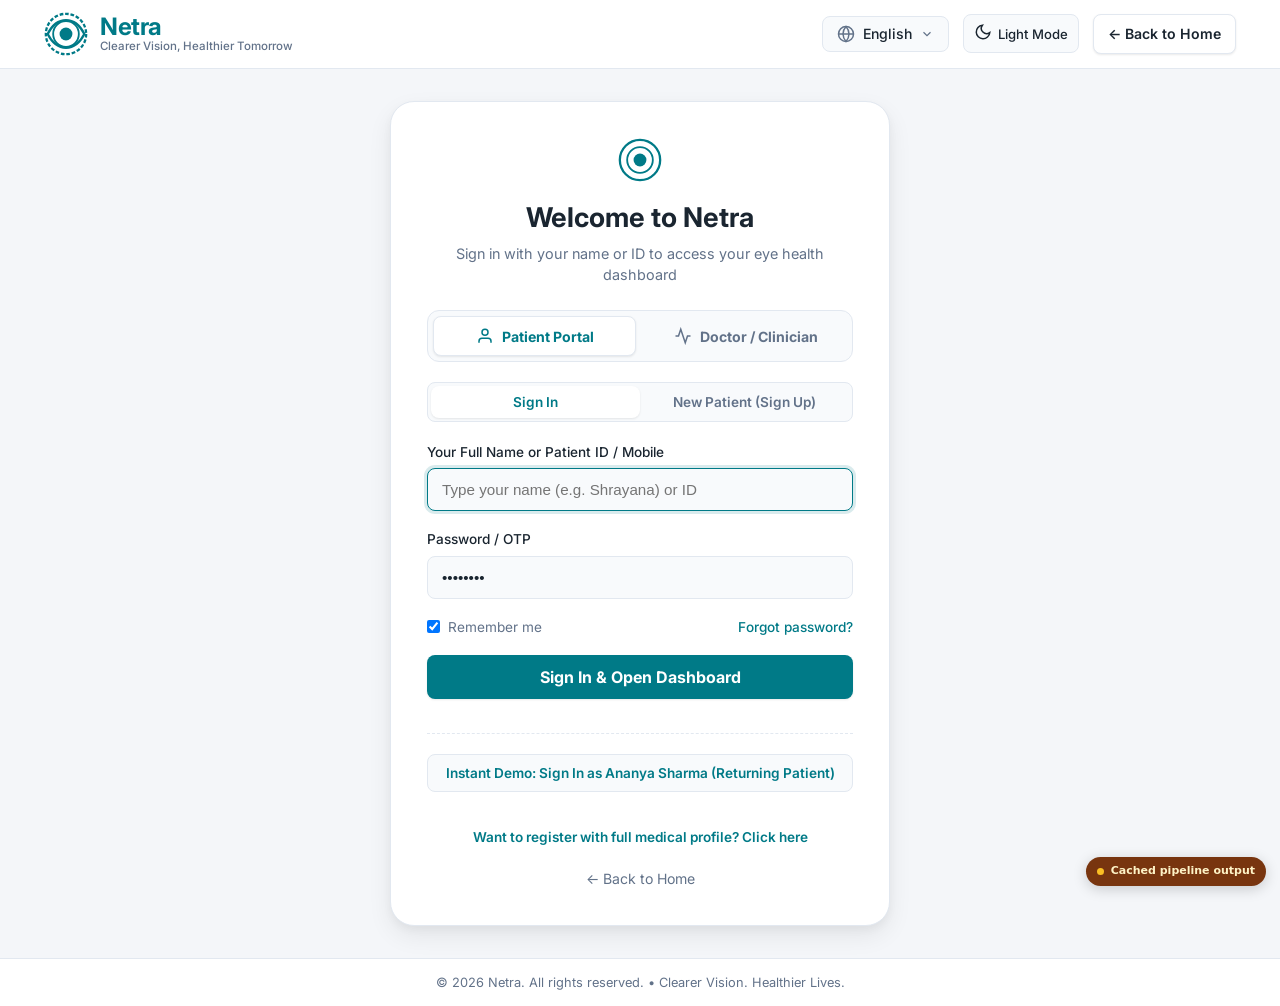
<file: web/dashboard.html>
<!DOCTYPE html>
<html lang="en" data-theme="light">
<head>
  <meta charset="UTF-8">
  <meta name="viewport" content="width=device-width, initial-scale=1.0">
  <script>
    (function () {
      if (localStorage.getItem('netra_active_role') !== 'patient') window.location.replace('login.html');
    }());
  </script>
  <title>Patient Portal — Netra Eye Care</title>
  <meta name="description" content="Netra Patient Dashboard — Vision journey, retinal screening results, appointments, and ophthalmic health tracking.">
  
  <link rel="stylesheet" href="css/tokens.css">
  <link rel="stylesheet" href="css/styles.css">
</head>
<body class="dashboard-body">

  <!-- ========================================================================
       PATIENT DASHBOARD
       ======================================================================== -->
  <div id="view-dashboard">
    <!-- LEFT SIDEBAR -->
    <aside class="dash-sidebar">
      <div class="sidebar-top">
        <!-- Logo -> links to landing page -->
        <a href="index.html" class="brand-logo" title="Back to Netra Landing Page">
          <svg class="logo-eye-icon" viewBox="0 0 48 48" fill="none" style="width: 36px; height: 36px;">
            <circle cx="24" cy="24" r="22" stroke="currentColor" stroke-width="2.5"/>
            <circle cx="24" cy="24" r="14" stroke="currentColor" stroke-width="2"/>
            <circle cx="24" cy="24" r="7" fill="currentColor"/>
          </svg>
          <div class="brand-text">
            <span class="brand-name" style="font-size: 1.25rem;">Netra</span>
            <span class="brand-tagline" style="font-size: 0.65rem;">Clearer Vision Healthier Tomorrow</span>
          </div>
        </a>

        <!-- Navigation Menu -->
        <ul class="dash-menu-list">
          <li class="dash-menu-item active" id="navItemHome" data-target="dash-content-body">
            <svg viewBox="0 0 24 24" fill="none" stroke="currentColor" stroke-width="2">
              <path d="M3 9l9-7 9 7v11a2 2 0 0 1-2 2H5a2 2 0 0 1-2-2z"/>
              <polyline points="9 22 9 12 15 12 15 22"/>
            </svg>
            <span data-i18n="menuHome">Home</span>
          </li>

          <li class="dash-menu-item" id="navItemReports">
            <svg viewBox="0 0 24 24" fill="none" stroke="currentColor" stroke-width="2">
              <path d="M14 2H6a2 2 0 0 0-2 2v16a2 2 0 0 0 2 2h12a2 2 0 0 0 2-2V8z"/>
              <polyline points="14 2 14 8 20 8"/>
              <line x1="16" y1="13" x2="8" y2="13"/>
              <line x1="16" y1="17" x2="8" y2="17"/>
            </svg>
            <span data-i18n="menuReports">My Reports</span>
          </li>

          <li class="dash-menu-item" id="navItemAppointments">
            <svg viewBox="0 0 24 24" fill="none" stroke="currentColor" stroke-width="2">
              <rect x="3" y="4" width="18" height="18" rx="2" ry="2"/>
              <line x1="16" y1="2" x2="16" y2="6"/>
              <line x1="8" y1="2" x2="8" y2="6"/>
              <line x1="3" y1="10" x2="21" y2="10"/>
            </svg>
            <span data-i18n="menuAppointments">Appointments</span>
          </li>

          <li class="dash-menu-item" id="navItemEyeHealth" data-target="cardOverviewContainer">
            <svg viewBox="0 0 24 24" fill="none" stroke="currentColor" stroke-width="2">
              <circle cx="12" cy="12" r="3"/>
              <path d="M1 12s4-8 11-8 11 8 11 8-4 8-11 8-11-8-11-8z"/>
            </svg>
            <span data-i18n="menuEyeHealth">Eye Health</span>
          </li>

          <li class="dash-menu-item" id="navItemReminders">
            <svg viewBox="0 0 24 24" fill="none" stroke="currentColor" stroke-width="2">
              <path d="M18 8A6 6 0 0 0 6 8c0 7-3 9-3 9h18s-3-2-3-9"/>
              <path d="M13.73 21a2 2 0 0 1-3.46 0"/>
            </svg>
            <span data-i18n="menuReminders">Reminders</span>
            <span class="notification-dot"></span>
          </li>

          <li class="dash-menu-item" id="navItemResources" data-target="cardTipsContainer">
            <svg viewBox="0 0 24 24" fill="none" stroke="currentColor" stroke-width="2">
              <path d="M4 19.5A2.5 2.5 0 0 1 6.5 17H20"/>
              <path d="M6.5 2H20v20H6.5A2.5 2.5 0 0 1 4 19.5v-15A2.5 2.5 0 0 1 6.5 2z"/>
            </svg>
            <span data-i18n="menuResources">Resources</span>
          </li>

          <li class="dash-menu-item" id="navItemProfile" data-target="userProfileChipBtn">
            <svg viewBox="0 0 24 24" fill="none" stroke="currentColor" stroke-width="2">
              <path d="M20 21v-2a4 4 0 0 0-4-4H8a4 4 0 0 0-4 4v2"/>
              <circle cx="12" cy="7" r="4"/>
            </svg>
            <span data-i18n="menuProfile">Profile</span>
          </li>
        </ul>
      </div>

      <!-- Support Help Box -->
      <div class="sidebar-support-card">
        <img class="support-avatar-img" src="assets/images/support_agent.jpg" alt="Support Assistant Maya">
        <h5 data-i18n="sidebarHelpTitle">Have a question?</h5>
        <p data-i18n="sidebarHelpDesc">We're here to help.</p>
        <button class="btn-support-chat" id="btnContactSupport">
          <svg width="14" height="14" viewBox="0 0 24 24" fill="none" stroke="currentColor" stroke-width="2">
            <path d="M21 15a2 2 0 0 1-2 2H7l-4 4V5a2 2 0 0 1 2-2h14a2 2 0 0 1 2 2z"/>
          </svg>
          <span data-i18n="sidebarContactBtn">Contact Support</span>
        </button>
      </div>
    </aside>

    <!-- DASHBOARD MAIN BODY -->
    <div class="dash-main-area">
      <!-- TOP BAR -->
      <header class="dash-topbar">
        <div class="dash-greeting-block">
          <div style="display: flex; align-items: center; gap: 10px; flex-wrap: wrap;">
            <h2 id="dashGreetingText">Hello, Ananya </h2>
            <span id="userSessionBadge" class="clinical-badge status-normal" style="font-size: 0.72rem; padding: 3px 9px;">Returning Patient</span>
          </div>
          <p data-i18n="dashSubGreeting">Take a step today for a clearer tomorrow.</p>
        </div>

        <div class="dash-top-actions">
          <span class="dash-quote-text" data-i18n="dashQuote">“Healthy eyes, brighter days.”</span>

          <!-- Search Bar -->
          <div class="dash-search-box">
            <svg viewBox="0 0 24 24" fill="none" stroke="currentColor" stroke-width="2">
              <circle cx="11" cy="11" r="8"/>
              <line x1="21" y1="21" x2="16.65" y2="16.65"/>
            </svg>
            <input type="text" placeholder="Search..." data-i18n-placeholder="dashSearchPlaceholder">
          </div>

          <!-- Notification Bell -->
          <button class="btn-notification" aria-label="Notifications">
            <svg width="18" height="18" viewBox="0 0 24 24" fill="none" stroke="currentColor" stroke-width="2">
              <path d="M18 8A6 6 0 0 0 6 8c0 7-3 9-3 9h18s-3-2-3-9"/>
              <path d="M13.73 21a2 2 0 0 1-3.46 0"/>
            </svg>
            <span class="badge-dot"></span>
          </button>

          <!-- Language Selector Dropdown -->
          <div class="lang-dropdown-wrapper">
            <button class="btn-control" id="langDropdownBtn" style="padding: 6px 10px; font-size: 0.8rem;" aria-label="Select Language">
              <svg viewBox="0 0 24 24" fill="none" stroke="currentColor" stroke-width="2" style="width: 14px; height: 14px;">
                <circle cx="12" cy="12" r="10"/>
                <line x1="2" y1="12" x2="22" y2="12"/>
              </svg>
              <span id="langLabelLanding">English</span>
            </button>
            <div class="lang-menu" id="langDropdownMenu" style="width: 150px;">
              <button class="lang-option active" data-lang="en"><span> English</span></button>
              <button class="lang-option" data-lang="hi"><span> हिंदी</span></button>
              <button class="lang-option" data-lang="kn"><span> ಕನ್ನಡ</span></button>
            </div>
          </div>

          <!-- Adaptive Theme Mode Switcher in Dashboard -->
          <button class="theme-toggle-btn" id="themeToggleDashBtn" title="Toggle Exam Room Mode">
            <span id="themeToggleIcon">
              <svg viewBox="0 0 24 24" fill="none" stroke="currentColor" stroke-width="2" style="width: 16px; height: 16px;">
                <path d="M21 12.79A9 9 0 1 1 11.21 3 7 7 0 0 0 21 12.79z"/>
              </svg>
            </span>
          </button>

          <!-- User Profile Dropdown Chip -->
          <div style="position: relative;">
            <button class="user-profile-chip" id="userProfileChipBtn" aria-label="User menu">
              <div class="user-initial-avatar" id="userAvatarInitial">A</div>
              <span class="user-name-label" id="userNameLabel" data-i18n="patientName">Ananya Sharma</span>
              <svg width="14" height="14" viewBox="0 0 24 24" fill="none" stroke="currentColor" stroke-width="2">
                <polyline points="6 9 12 15 18 9"/>
              </svg>
            </button>
            
            <div class="lang-menu" id="userProfileDropdown" style="width: 250px; right: 0;">
              <div style="padding: 10px 12px; border-bottom: 1px solid var(--border-subtle);">
                <strong id="dropdownUserName" style="font-size: 0.85rem; color: var(--text-primary); display: block;">Ananya Sharma</strong>
                <span id="dropdownUserId" style="font-size: 0.72rem; color: var(--text-secondary); display: block;">ID: NETRA-2026-8841</span>
                <span id="dropdownUserStatus" style="font-size: 0.72rem; color: var(--brand-primary); font-weight: 600; display: block; margin-top: 2px;">Patient Account</span>
              </div>
              <button class="lang-option" id="btnMenuSimulateScan" style="margin-top: 4px;">
                <span> Practice Retinal Scan (Demo)</span>
              </button>
              <button class="lang-option" id="btnSwitchDemoUser">
                <span> Switch to Demo Patient (Ananya)</span>
              </button>
              <button class="lang-option" id="btnMenuResetUser">
                <span>↺ Clear Exam Records</span>
              </button>
              <a href="doctor-dashboard.html" class="lang-option" style="color: var(--brand-primary);">
                <span> Switch to Doctor Portal</span>
              </a>
              <a href="login.html" class="lang-option" style="color: var(--status-critical); margin-top: 2px;" id="btnSignOutLink">
                <span data-i18n="navSignOut"> Sign Out</span>
              </a>
            </div>
          </div>
        </div>
      </header>

      <!-- DASHBOARD CARDS GRID -->
      <div class="dash-content-body" id="dash-content-body">

        <!-- PATIENT WELCOME ONBOARDING BANNER -->
        <div id="newPatientWelcomeBanner" class="new-patient-welcome-card" style="display: none;">
          <div class="new-patient-welcome-left">
            <div class="welcome-sparkle-icon"></div>
            <div>
              <div style="display: flex; align-items: center; gap: 8px;">
                <h4 id="newPatientWelcomeTitle" style="font-size: 1.02rem; font-weight: var(--font-weight-bold); color: var(--text-primary);">
                  Welcome to Netra Eye Care!
                </h4>
                <span class="clinical-badge status-normal" style="font-size: 0.7rem; padding: 2px 8px;">Patient Portal</span>
              </div>
              <p id="newPatientWelcomeDesc" style="font-size: 0.83rem; color: var(--text-secondary); margin-top: 4px; line-height: 1.4;">
                Your digital eye health journey starts here. Schedule an annual dilated retinal screening at your local health centre to establish your baseline health.
              </p>
            </div>
          </div>
          <div class="new-patient-welcome-actions">
            <button class="btn-primary" id="btnWelcomeBook" style="padding: 7px 14px; font-size: 0.82rem;">
               Schedule Screening
            </button>
            <button class="btn-secondary" id="btnWelcomeSimulateScan" style="padding: 7px 14px; font-size: 0.82rem; background: var(--bg-surface); border-color: var(--brand-primary); color: var(--brand-primary); font-weight: 600;">
               Practice Scan Demo
            </button>
            <button class="btn-control" id="btnDismissWelcomeBanner" style="padding: 5px 8px;" title="Dismiss banner">✕</button>
          </div>
        </div>
        
        <!-- ROW 1: Hero Banner & Next Appointment -->
        <div class="dash-row-hero">
          <!-- Panoramic Mountain Sunrise Banner -->
          <div class="dash-hero-banner">
            <img class="dash-hero-bg" src="assets/images/mountain_landscape.jpg" alt="Sunrise over misty mountains">
            <div class="dash-hero-overlay"></div>
            
            <div class="dash-hero-text">
              <span class="banner-kicker" id="bannerKickerText" data-i18n="bannerKicker">Your Vision Matters</span>
              <h3 id="bannerTitleText" data-i18n="bannerTitle">Early Detection Brings a Brighter Tomorrow</h3>
              <p id="bannerDescText" data-i18n="bannerDesc">Regular eye check-ups help keep your eyes healthy and your world clearer.</p>
              <button class="btn-banner-action" id="btnBookBanner">
                <span id="bannerBtnText" data-i18n="bannerBtn">Book an Appointment</span>
                <svg width="16" height="16" viewBox="0 0 24 24" fill="none" stroke="currentColor" stroke-width="2.5">
                  <line x1="5" y1="12" x2="19" y2="12"/>
                  <polyline points="12 5 19 12 12 19"/>
                </svg>
              </button>
            </div>

            <div class="dash-hero-script">
              See<br>A Brighter<br>Tomorrow
            </div>
          </div>

          <!-- Next Appointment Card (Dynamic: Ananya vs New Patient) -->
          <div class="card-appointment" id="cardAppointmentContainer">
            <!-- Populated dynamically by JS -->
          </div>
        </div>

        <!-- ROW 2: Latest Screening Result, Eye Health Overview, Reminders -->
        <div class="dash-row-three">
          <!-- Card: Latest Screening Result (Dynamic: Ananya vs New Patient) -->
          <div class="card-screening" id="cardScreeningContainer">
            <!-- Populated dynamically by JS -->
          </div>

          <!-- Card: Eye Health Overview (Dynamic: Ananya vs New Patient) -->
          <div class="card-overview" id="cardOverviewContainer">
            <!-- Populated dynamically by JS -->
          </div>

          <!-- Card: Reminders (Dynamic: Ananya vs New Patient) -->
          <div class="card-reminders" id="cardRemindersContainer">
            <!-- Populated dynamically by JS -->
          </div>
        </div>

        <!-- ROW 3: Vision Journey, Quick Actions, Eye Care Tips -->
        <div class="dash-row-bottom">
          <!-- Card: Vision Journey Chart -->
          <div class="card-journey">
            <div class="card-header-line">
              <h4 class="card-title" data-i18n="journeyTitle">Your Vision Journey</h4>
              <select class="journey-select" id="journeyFilterSelect">
                <option value="OD" data-i18n="journeyFilterOD">DR Grade (Right Eye)</option>
                <option value="OS" data-i18n="journeyFilterOS">DR Grade (Left Eye)</option>
                <option value="IOP" data-i18n="journeyFilterIop">IOP History (mmHg)</option>
              </select>
            </div>

            <!-- Canvas for Line Chart -->
            <div class="chart-wrapper">
              <canvas id="journeyChartCanvas"></canvas>
            </div>

            <div class="journey-status-banner" id="journeyStatusBanner">
              <svg viewBox="0 0 24 24" fill="none" stroke="currentColor" stroke-width="2">
                <path d="M12 22s8-4 8-10V5l-8-3-8 3v7c0 6 8 10 8 10z"/>
              </svg>
              <div>
                <h5 id="journeyHeadlineText" data-i18n="journeyStableHeadline">Your eye health has been stable</h5>
                <p id="journeySubText" data-i18n="journeyStableSub">Keep maintaining regular check-ups to stay on track.</p>
              </div>
            </div>
          </div>

          <!-- Card: Quick Actions -->
          <div class="card-quick-actions">
            <div class="card-header-line">
              <h4 class="card-title" data-i18n="quickActionsTitle">Quick Actions</h4>
            </div>

            <div class="quick-actions-grid">
              <div class="action-tile" id="actionBookTile">
                <svg viewBox="0 0 24 24" fill="none" stroke="currentColor" stroke-width="2">
                  <rect x="3" y="4" width="18" height="18" rx="2" ry="2"/>
                  <line x1="16" y1="2" x2="16" y2="6"/>
                  <line x1="8" y1="2" x2="8" y2="6"/>
                  <line x1="3" y1="10" x2="21" y2="10"/>
                </svg>
                <span data-i18n="actionBook">Book Appointment</span>
              </div>

              <div class="action-tile" id="actionReportsTile">
                <svg viewBox="0 0 24 24" fill="none" stroke="currentColor" stroke-width="2">
                  <path d="M14 2H6a2 2 0 0 0-2 2v16a2 2 0 0 0 2 2h12a2 2 0 0 0 2-2V8z"/>
                  <polyline points="14 2 14 8 20 8"/>
                  <line x1="16" y1="13" x2="8" y2="13"/>
                  <line x1="16" y1="17" x2="8" y2="17"/>
                </svg>
                <span data-i18n="actionReports">View Reports</span>
              </div>

              <div class="action-tile" id="actionLearnTile">
                <svg viewBox="0 0 24 24" fill="none" stroke="currentColor" stroke-width="2">
                  <path d="M4 19.5A2.5 2.5 0 0 1 6.5 17H20"/>
                  <path d="M6.5 2H20v20H6.5A2.5 2.5 0 0 1 4 19.5v-15A2.5 2.5 0 0 1 6.5 2z"/>
                </svg>
                <span data-i18n="actionLearn">Learn About Eye Health</span>
              </div>

              <div class="action-tile" id="actionProfileTile">
                <svg viewBox="0 0 24 24" fill="none" stroke="currentColor" stroke-width="2">
                  <path d="M20 21v-2a4 4 0 0 0-4-4H8a4 4 0 0 0-4 4v2"/>
                  <circle cx="12" cy="7" r="4"/>
                </svg>
                <span data-i18n="actionProfile">Update Profile</span>
              </div>
            </div>
          </div>

          <!-- Card: Eye Care Tips -->
          <div class="card-tips" id="cardTipsContainer">
            <div>
              <div class="card-header-line">
                <h4 class="card-title" data-i18n="tipsTitle">Eye Care Tips</h4>
              </div>

              <div class="tips-header-content">
                <h4 data-i18n="tipsHeadline">Give your eyes the care they deserve.</h4>
                <img class="tips-thumb" src="assets/images/healthy_eye.jpg" alt="Eye Care">
              </div>

              <ul class="tips-checklist" id="tipsChecklist">
                <!-- Generated by JS -->
              </ul>
            </div>

            <div class="tips-carousel-controls">
              <button class="carousel-arrow-btn" id="prevTipBtn" aria-label="Previous Tip">
                <svg width="14" height="14" viewBox="0 0 24 24" fill="none" stroke="currentColor" stroke-width="2.5"><polyline points="15 18 9 12 15 6"/></svg>
              </button>
              <div class="carousel-dots" id="carouselDotsContainer">
                <!-- Dots generated by JS -->
              </div>
              <button class="carousel-arrow-btn" id="nextTipBtn" aria-label="Next Tip">
                <svg width="14" height="14" viewBox="0 0 24 24" fill="none" stroke="currentColor" stroke-width="2.5"><polyline points="9 18 15 12 9 6"/></svg>
              </button>
            </div>
          </div>
        </div>

      </div>

      <!-- Bottom Tagline Bar -->
      <footer class="dash-bottom-bar">
        <span>Netra | Patient Portal | v1.0</span>
        <span data-i18n="footerMotto">Clearer Vision. Healthier Lives.</span>
      </footer>
    </div>
  </div>


  <!-- ========================================================================
       MODAL: COMPREHENSIVE RETINAL SCREENING REPORT (EXPLAINABLE AI)
       ======================================================================== -->
  <div class="modal-backdrop" id="modalReport">
    <div class="modal-card">
      <div class="modal-header">
        <div>
          <h3 data-i18n="modalReportTitle">Comprehensive Retinal Screening Report</h3>
          <p id="modalReportPatientSubtitle" data-i18n="modalReportPatient">Patient: Ananya Sharma | ID: NETRA-2026-8841</p>
        </div>
        <button class="btn-close-modal" data-close-modal="true" aria-label="Close modal">✕</button>
      </div>

      <div class="modal-body">
        <div class="modal-layer-viewer">
          <!-- Multi-Layer Fundus Image Viewer -->
          <div class="modal-image-display">
            <div class="fundus-preview-wrap" style="position: relative; width: 100%; max-width: 340px; aspect-ratio: 1 / 1;">
              <img id="fundusDisplayImg" class="fundus-interactive-canvas" src="assets/images/retinal_fundus_od.jpg" alt="Retinal fundus image">
              <canvas id="fundusCanvasOverlay" style="position: absolute; inset: 0; width: 100%; height: 100%; pointer-events: none; border-radius: var(--radius-lg);"></canvas>
            </div>
            
            <!-- Layer Toggles -->
            <div class="layer-toggles-row">
              <button class="btn-layer-toggle active" data-layer="original" data-i18n="layerOriginal">Original</button>
              <button class="btn-layer-toggle" data-layer="enhanced" data-i18n="layerEnhanced">Enhanced</button>
              <button class="btn-layer-toggle" data-layer="gradcam" data-i18n="layerGradcam">Grad-CAM Heatmap</button>
              <button class="btn-layer-toggle" data-layer="lesions" data-i18n="layerLesions">Lesion Overlay</button>
              <button class="btn-layer-toggle" data-layer="vessels" data-i18n="layerVessels">Vessel Map</button>
            </div>
          </div>

          <!-- Clinical Findings Panel -->
          <div class="report-findings-panel">
            <h4 data-i18n="findingsTitle">Clinical Diagnosis & Biomarkers</h4>

            <div class="finding-item">
              <div class="finding-item-header">
                <span class="finding-title">Diabetic Retinopathy Grade</span>
                <span class="clinical-badge status-normal">Grade 0 — Normal</span>
              </div>
              <p class="finding-desc" data-i18n="findingsDR">DR Severity: Grade 0 (No Diabetic Retinopathy)</p>
            </div>

            <div class="finding-item">
              <div class="finding-item-header">
                <span class="finding-title">AI Grading Confidence</span>
                <span class="clinical-badge status-normal">98.4% Calibrated</span>
              </div>
              <p class="finding-desc" data-i18n="findingsConfidence">AI Confidence Score: 98.4% (Calibrated on APTOS / IDRiD Indian validation cohorts)</p>
            </div>

            <div class="finding-item">
              <div class="finding-item-header">
                <span class="finding-title">Optic Disc / Cup-to-Disc Ratio (CDR)</span>
                <span class="clinical-badge status-normal">0.42 (Healthy)</span>
              </div>
              <p class="finding-desc" data-i18n="findingsCdr">Cup-to-Disc Ratio (CDR): 0.42 (Normal, below 0.65 glaucoma threshold)</p>
            </div>

            <div class="finding-item">
              <div class="finding-item-header">
                <span class="finding-title">Macula & Foveal Center</span>
                <span class="clinical-badge status-normal">Clear Reflex</span>
              </div>
              <p class="finding-desc" data-i18n="findingsMacula">Macular Status: Healthy foveal reflex, no microaneurysms or hard exudates</p>
            </div>

            <div class="finding-item" style="background-color: var(--brand-primary-light);">
              <span class="finding-title" style="color: var(--brand-primary);" data-i18n="findingsReviewer">Reviewed & Approved by: Dr. Meera Iyer (Senior Ophthalmologist)</span>
              <p class="finding-desc" data-i18n="findingsTimestamp">Timestamp: 10 Aug 2026, 11:42 AM IST • Christ University Health Centre</p>
            </div>
          </div>
        </div>
      </div>

      <div class="modal-footer">
        <button class="btn-primary" onclick="window.print()" data-i18n="btnPrintReport">Print / Save PDF Report</button>
        <button class="btn-secondary" data-close-modal="true" data-i18n="btnClose">Close</button>
      </div>
    </div>
  </div>


  <!-- ========================================================================
       MODAL: BOOK APPOINTMENT
       ======================================================================== -->
  <div class="modal-backdrop" id="modalAppointment">
    <div class="modal-card" style="max-width: 520px;">
      <div class="modal-header">
        <div>
          <h3>Book / Reschedule Appointment</h3>
          <p>Choose your nearest Primary Health Centre or District Hospital</p>
        </div>
        <button class="btn-close-modal" data-close-modal="true">✕</button>
      </div>
      <form id="appointmentBookingForm">
        <div class="modal-body">
          <div class="form-group">
            <label>Select Screening Centre / Hospital</label>
            <select class="form-control" id="selectApptLocation">
              <option value="Christ University Health Centre (Bengaluru)">Christ University Health Centre (Bengaluru)</option>
              <option value="Chikkaballapur District Government Hospital">Chikkaballapur District Government Hospital</option>
              <option value="Devanahalli Rural Primary Health Centre">Devanahalli Rural Primary Health Centre</option>
              <option value="Sidlaghatta Community Health Centre">Sidlaghatta Community Health Centre</option>
            </select>
          </div>
          <div class="form-group">
            <label>Ophthalmologist / Health Officer</label>
            <select class="form-control" id="selectApptDoctor">
              <option value="Dr. Meera Iyer (Senior Ophthalmologist)">Dr. Meera Iyer (Senior Ophthalmologist)</option>
              <option value="Dr. Rao (Retina Specialist)">Dr. Rao (Retina Specialist)</option>
              <option value="Lakshmi (Certified PHC Screening Officer)">Lakshmi (Certified PHC Screening Officer)</option>
            </select>
          </div>
          <div class="form-group">
            <label>Preferred Date</label>
            <input type="date" class="form-control" id="inputApptDate" value="2026-09-25" required>
          </div>
          <div class="form-group">
            <label>Time Slot</label>
            <select class="form-control" id="selectApptTime">
              <option value="10:30 AM">10:30 AM – 11:00 AM</option>
              <option value="11:30 AM">11:30 AM – 12:00 PM</option>
              <option value="02:00 PM">02:00 PM – 02:30 PM</option>
              <option value="04:00 PM">04:00 PM – 04:30 PM</option>
            </select>
          </div>
        </div>
        <div class="modal-footer">
          <button type="submit" class="btn-primary">Confirm Booking</button>
          <button type="button" class="btn-secondary" data-close-modal="true">Cancel</button>
        </div>
      </form>
    </div>
  </div>


  <!-- ========================================================================
       MODAL: RETINAL SCAN CAMERA SIMULATOR ("WHAT IF I DID?")
       ======================================================================== -->
  <div class="modal-backdrop" id="modalSimulateScan">
    <div class="modal-card" style="max-width: 580px;">
      <div class="modal-header">
        <div style="display: flex; align-items: center; gap: 12px;">
          <div style="width: 40px; height: 40px; border-radius: 8px; background: var(--brand-primary-light); color: var(--brand-primary); display: flex; align-items: center; justify-content: center; flex-shrink: 0;">
            <svg width="22" height="22" viewBox="0 0 24 24" fill="none" stroke="currentColor" stroke-width="2">
              <circle cx="12" cy="12" r="3"/>
              <path d="M3 7V5a2 2 0 0 1 2-2h2"/><path d="M17 3h2a2 2 0 0 1 2 2v2"/>
              <path d="M21 17v2a2 2 0 0 1-2 2h-2"/><path d="M7 21H5a2 2 0 0 1-2-2v-2"/>
            </svg>
          </div>
          <div>
            <h3>Retinal Screening Simulator</h3>
            <p id="simModalSubtitle">Experience what happens when you complete your first eye screening</p>
          </div>
        </div>
        <button class="btn-close-modal" data-close-modal="true" aria-label="Close modal">✕</button>
      </div>

      <div class="modal-body">
        <!-- Live Viewfinder Box -->
        <div class="scan-viewfinder-box">
          <img src="assets/images/retinal_fundus_od.jpg" id="simFundusPreviewImg" alt="Retinal Fundus Preview" class="sim-fundus-img">
          <div class="viewfinder-crosshairs"></div>
          <div class="viewfinder-reticle"></div>
          <div class="viewfinder-hud">
            <span class="hud-tag">45° CLINICAL FUNDUS (OD)</span>
            <span class="hud-tag" id="simHudStatus">OPTICAL ALIGNMENT OK</span>
          </div>
          <div id="simCameraFlash" class="camera-flash-effect"></div>
        </div>

        <!-- 4 Step Flow -->
        <div class="sim-steps-tracker" style="margin-top: 16px;">
          <div class="sim-step active" id="simStep1">
            <span class="step-num">1</span>
            <span>Align OD Fundus</span>
          </div>
          <div class="sim-step" id="simStep2">
            <span class="step-num">2</span>
            <span>Capture Photo</span>
          </div>
          <div class="sim-step" id="simStep3">
            <span class="step-num">3</span>
            <span>AI Inference</span>
          </div>
          <div class="sim-step" id="simStep4">
            <span class="step-num">4</span>
            <span>Update Record</span>
          </div>
        </div>

        <!-- Diagnostics Output (revealed after scan) -->
        <div id="simDiagnosticsOutput" class="sim-diagnostics-box" style="margin-top: 14px; display: none;">
          <div style="display: flex; justify-content: space-between; align-items: center; margin-bottom: 6px;">
            <strong style="color: var(--text-primary); font-size: 0.88rem;">✓ Screening Analysis Complete</strong>
            <span class="clinical-badge status-normal">Grade 0 — Normal (Healthy)</span>
          </div>
          <p style="font-size: 0.8rem; color: var(--text-secondary); line-height: 1.4;">
            Optic Disc CDR: <strong>0.42</strong> • Macula: <strong>Clear Reflex</strong> • Microaneurysms: <strong>0 detected</strong> • AI Calibrated Confidence: <strong>98.4%</strong>
          </p>
        </div>
      </div>

      <div class="modal-footer">
        <button type="button" class="btn-primary" id="btnStartScanSequence">
           Capture & Analyze Retinal Scan
        </button>
        <button type="button" class="btn-secondary" data-close-modal="true">
          Cancel
        </button>
      </div>
    </div>
  </div>


  <!-- ========================================================================
       MODAL: SUPPORT CHAT
       ======================================================================== -->
  <div class="modal-backdrop" id="modalSupport">
    <div class="modal-card" style="max-width: 480px;">
      <div class="modal-header">
        <div style="display: flex; align-items: center; gap: 12px;">
          <img src="assets/images/support_agent.jpg" alt="Maya" style="width: 40px; height: 40px; border-radius: 50%;">
          <div>
            <h3>Netra Support Assistant</h3>
            <p>Maya • Connected & Online</p>
          </div>
        </div>
        <button class="btn-close-modal" data-close-modal="true">✕</button>
      </div>
      <div class="modal-body" style="background-color: var(--bg-surface-subtle); min-height: 260px;">
        <div style="background: var(--bg-surface); padding: 12px; border-radius: var(--radius-md); border: 1px solid var(--border-subtle); max-width: 85%;">
          <p style="font-size: 0.85rem; color: var(--text-primary);" id="supportWelcomeMessage">
            Hello!  How can I help you today regarding your eye health check-ups, appointments, or understanding your retinal screening results?
          </p>
        </div>
        <div style="align-self: flex-end; background: var(--brand-primary); color: #FFF; padding: 10px 14px; border-radius: var(--radius-md); max-width: 80%; margin-top: 12px;">
          <p style="font-size: 0.85rem;">How often should diabetics get their retinas checked?</p>
        </div>
        <div style="background: var(--bg-surface); padding: 12px; border-radius: var(--radius-md); border: 1px solid var(--border-subtle); max-width: 85%; margin-top: 12px;">
          <p style="font-size: 0.85rem; color: var(--text-primary);">Diabetic eye guidelines recommend an annual dilated fundus screening. Netra helps you get screened right at your local Primary Health Centre (PHC) without travelling far!</p>
        </div>
      </div>
      <div class="modal-footer" style="padding: 10px 16px;">
        <input type="text" class="form-control" placeholder="Type your question..." style="flex: 1;">
        <button class="btn-primary" style="padding: 10px 16px;">Send</button>
      </div>
    </div>
  </div>

  <!-- ========================================================================
       MODAL: 20-20-20 EYE REST TIMER
       ======================================================================== -->
  <div class="modal-backdrop" id="modalEyeRestTimer">
    <div class="modal-card" style="max-width: 440px; text-align: center;">
      <div class="modal-header">
        <div style="display: flex; align-items: center; gap: 10px; text-align: left;">
          <div style="width: 38px; height: 38px; border-radius: 8px; background: var(--accent-action-bg); color: var(--accent-action); display: flex; align-items: center; justify-content: center; font-size: 1.2rem;">
            ️
          </div>
          <div>
            <h3 style="font-size: 1.05rem;">20-20-20 Eye Break Timer</h3>
            <p style="font-size: 0.78rem;">Relieve digital eye strain and refresh your vision</p>
          </div>
        </div>
        <button class="btn-close-modal" data-close-modal="true" aria-label="Close modal">✕</button>
      </div>

      <div class="modal-body" style="align-items: center;">
        <div style="background: var(--bg-surface-subtle); border: 1px solid var(--border-subtle); border-radius: var(--radius-md); padding: 10px 14px; text-align: left; font-size: 0.8rem; color: var(--text-secondary); line-height: 1.45; width: 100%;">
           <strong>The 20-20-20 Clinical Rule:</strong> Every 20 minutes on screens, look away at an object at least 20 feet away for 20 seconds. This relaxes the ciliary eye muscles and replenishes tear films.
        </div>

        <!-- Animated Progress Circle -->
        <div class="timer-circle-wrap">
          <svg class="timer-svg" viewBox="0 0 160 160">
            <circle class="timer-circle-bg" cx="80" cy="80" r="70" />
            <circle id="timerCircleProgress" class="timer-circle-progress" cx="80" cy="80" r="70" />
          </svg>
          <div class="timer-center-text">
            <span class="timer-seconds-val" id="timerSecondsCount">20</span>
            <span class="timer-seconds-sub" id="timerSecondsUnit">Seconds</span>
          </div>
        </div>

        <p id="timerStatusInstruction" style="font-size: 0.88rem; font-weight: 600; color: var(--brand-primary); min-height: 22px;">
          Ready to begin? Focus on an object across the room.
        </p>

        <!-- Timer Controls Row -->
        <div style="display: flex; gap: 10px; width: 100%; justify-content: center; margin-top: 4px;">
          <button type="button" class="btn-primary" id="btnToggleTimer" style="padding: 9px 18px; font-size: 0.88rem; flex: 1;">
            ▶ Start 20s Break
          </button>
          <button type="button" class="btn-secondary" id="btnResetTimer" style="padding: 9px 14px; font-size: 0.88rem;">
            ↺ Reset
          </button>
        </div>

        <!-- 20-min Repeating Prompt Option -->
        <div style="display: flex; align-items: center; justify-content: space-between; width: 100%; margin-top: 8px; padding-top: 10px; border-top: 1px dashed var(--border-subtle); font-size: 0.78rem; color: var(--text-secondary);">
          <span> Remind me again in 20 minutes:</span>
          <label style="display: inline-flex; align-items: center; gap: 6px; cursor: pointer; font-weight: 600; color: var(--brand-primary);">
            <input type="checkbox" id="checkRepeatTimer" checked style="accent-color: var(--brand-primary); cursor: pointer;">
            Enabled
          </label>
        </div>
      </div>

      <div class="modal-footer" style="justify-content: center;">
        <button type="button" class="btn-secondary" data-close-modal="true" style="width: 100%;">
          Close Timer
        </button>
      </div>
    </div>
  </div>


  <!-- ========================================================================
       MODAL: REMINDERS & EYE CARE SCHEDULE MANAGER
       ======================================================================== -->
  <div class="modal-backdrop" id="modalRemindersManager">
    <div class="modal-card" style="max-width: 520px;">
      <div class="modal-header">
        <div style="display: flex; align-items: center; gap: 10px;">
          <div style="width: 38px; height: 38px; border-radius: 8px; background: var(--brand-primary-light); color: var(--brand-primary); display: flex; align-items: center; justify-content: center;">
            <svg width="20" height="20" viewBox="0 0 24 24" fill="none" stroke="currentColor" stroke-width="2">
              <path d="M18 8A6 6 0 0 0 6 8c0 7-3 9-3 9h18s-3-2-3-9"/>
              <path d="M13.73 21a2 2 0 0 1-3.46 0"/>
            </svg>
          </div>
          <div>
            <h3>Eye Health Reminders</h3>
            <p>Manage your appointments, screening reviews & daily habits</p>
          </div>
        </div>
        <button class="btn-close-modal" data-close-modal="true" aria-label="Close modal">✕</button>
      </div>

      <div class="modal-body">
        <!-- Active Reminders List -->
        <div>
          <div style="display: flex; align-items: center; justify-content: space-between; margin-bottom: 8px;">
            <h5 style="font-size: 0.85rem; color: var(--text-primary); font-weight: var(--font-weight-bold);">
              Active Reminders
            </h5>
            <span style="font-size: 0.72rem; color: var(--text-secondary);" id="remindersCountLabel">
              3 items
            </span>
          </div>

          <div class="reminders-manager-list" id="remindersManagerListContainer">
            <!-- Populated dynamically by JS -->
          </div>
        </div>

        <!-- Add Custom Reminder Form Box -->
        <div class="add-reminder-box">
          <h5 style="font-size: 0.83rem; color: var(--text-primary); margin-bottom: 10px; font-weight: var(--font-weight-bold);">
            ➕ Add a Custom Reminder
          </h5>
          <form id="formAddReminder" style="display: flex; flex-direction: column; gap: 10px;">
            <div class="form-group">
              <input type="text" id="inputNewReminderTitle" class="form-control" placeholder="e.g. Apply Lubricating Eye Drops or Check Blood Glucose" required style="padding: 8px 12px; font-size: 0.85rem;">
            </div>
            <div style="display: grid; grid-template-columns: 1fr 1fr; gap: 10px;">
              <div class="form-group">
                <select id="selectReminderCategory" class="form-control" style="padding: 8px 12px; font-size: 0.82rem;">
                  <option value="meds"> Eye Drops / Medicine</option>
                  <option value="screen">️ 20-20-20 Screen Rest</option>
                  <option value="screening"> Retinal Screening</option>
                  <option value="sugar"> Glucose / Diabetes</option>
                  <option value="doctor"> Doctor Visit</option>
                </select>
              </div>
              <div class="form-group">
                <input type="text" id="inputReminderTime" class="form-control" placeholder="e.g. Every 4 hours / 09:00 AM" required style="padding: 8px 12px; font-size: 0.82rem;">
              </div>
            </div>
            <button type="submit" class="btn-primary" style="padding: 8px 14px; font-size: 0.83rem; align-self: flex-start;">
              + Save Reminder
            </button>
          </form>
        </div>
      </div>

      <div class="modal-footer">
        <button type="button" class="btn-secondary" data-close-modal="true">
          Done
        </button>
      </div>
    </div>
  </div>


  <!-- Application Logic & Translations -->
  <script src="js/config.js"></script>
  <script src="js/api.js"></script>
  <script src="js/translations.js"></script>
  <script src="js/netra-bridge.js"></script>
  <script src="js/app.js"></script>
</body>
</html>
</file>
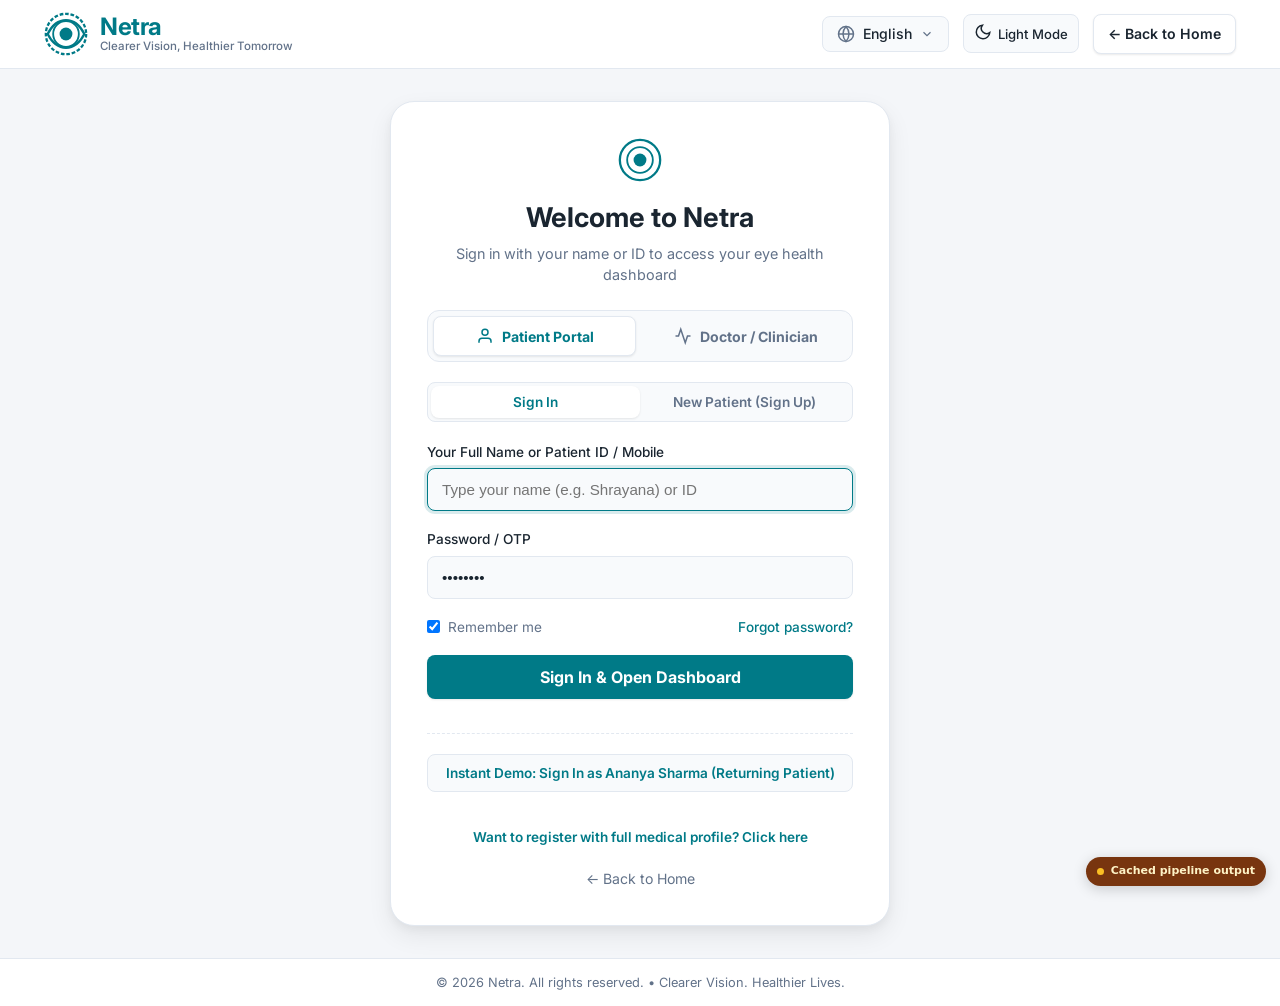
<file: web/doctor-dashboard.html>
<!DOCTYPE html>
<html lang="en" data-theme="light">
<head>
  <meta charset="UTF-8">
  <meta name="viewport" content="width=device-width, initial-scale=1.0">
  <script>
    (function () {
      const role = localStorage.getItem('netra_active_role');
      if (!['specialist', 'phc', 'district'].includes(role)) window.location.replace('login.html');
    }());
  </script>
  <title>Netra Clinical Workstation</title>
  <link rel="stylesheet" href="css/tokens.css">
  <link rel="stylesheet" href="css/styles.css">
  <style>
    :root { --work-bg: #f4f6f9; --work-surface: #fff; --work-muted: #627289; --work-line: rgba(26,43,76,.12); --work-shadow: 0 4px 16px rgba(15,20,28,.06); --work-radius: 10px; }
    [data-theme="dark"] { --work-bg: #0f141c; --work-surface: #18202c; --work-muted: #94a3b8; --work-line: rgba(226,232,240,.12); --work-shadow: 0 4px 16px rgba(0,0,0,.25); }
    .workstation { min-height: 100vh; display: grid; grid-template-columns: 218px minmax(0, 1fr); background: var(--work-bg); color: var(--text-primary); }
    .work-sidebar { min-height: 100vh; display: flex; flex-direction: column; padding: 18px 14px; background: var(--work-surface); border-right: 1px solid var(--work-line); position: sticky; top: 0; align-self: start; }
    .sidebar-brand { display: flex; align-items: center; gap: 9px; padding: 0 4px 22px; border-bottom: 1px solid var(--work-line); }.sidebar-brand strong, .sidebar-brand small { display: block; }.sidebar-brand strong { color: var(--brand-primary); font-size: 17px; }.sidebar-brand small { color: var(--work-muted); font-size: 9px; line-height: 1.2; }
    .sidebar-section-label { margin: 22px 9px 8px; color: var(--work-muted); font-size: 9px; font-weight: 800; letter-spacing: .08em; text-transform: uppercase; }.role-nav { display: flex; flex-direction: column; gap: 4px; overflow: visible; }.role-nav button { display: flex; align-items: center; gap: 9px; width: 100%; padding: 10px 11px; border: 1px solid transparent; border-radius: 7px; background: transparent; color: var(--work-muted); text-align: left; white-space: nowrap; }.role-nav button::before { width: 18px; color: currentColor; text-align: center; font-size: 14px; }.role-nav button[data-view="specialist"]::before { content: '◉'; }.role-nav button[data-view="phc"]::before { content: '⌂'; }.role-nav button[data-view="district"]::before { content: '▦'; }.role-nav button[data-view="patient"]::before { content: '◌'; }.role-nav button.active, .role-nav button:hover { color: var(--brand-primary); background: var(--brand-primary-light); border-color: transparent; }
    .sidebar-status { margin-top: auto; padding: 12px 10px; border-radius: 9px; background: var(--brand-primary-light); color: var(--work-muted); font-size: 10px; }.sidebar-status strong { display: block; margin-bottom: 4px; color: var(--text-primary); font-size: 11px; }.network-dot { display: inline-block; width: 7px; height: 7px; margin-right: 5px; border-radius: 50%; background: var(--status-normal); }
    .work-shell { min-width: 0; }.work-header { min-height: 64px; display: flex; align-items: center; justify-content: space-between; gap: 20px; padding: 10px 24px; background: var(--work-surface); border-bottom: 1px solid var(--work-line); position: sticky; top: 0; z-index: 10; }
    .work-brand { display: flex; align-items: center; gap: 10px; min-width: max-content; }.work-mark { display: grid; place-items: center; width: 38px; height: 38px; border-radius: 10px; background: var(--brand-primary); color: #fff; font-weight: 800; font-size: 20px; }.work-brand strong, .work-brand small { display: block; }.work-brand strong { font-size: 16px; }.work-brand small { color: var(--work-muted); font-size: 10px; }
    .work-tools { display: flex; align-items: center; gap: 8px; }.work-tools button, .work-tools a { padding: 8px 10px; border: 1px solid var(--work-line); border-radius: 6px; background: var(--work-bg); color: var(--text-primary); font-size: 12px; text-decoration: none; }.work-profile { padding-left: 10px; border-left: 1px solid var(--work-line); color: var(--work-muted); font-size: 11px; }.work-profile strong { display: block; color: var(--text-primary); }
    .work-main { max-width: 1440px; margin: 0 auto; padding: 20px 24px 36px; }.workstation-view { display: none; }.workstation-view.active { display: block; }
    .work-summary { display: flex; align-items: center; justify-content: space-between; gap: 16px; padding: 14px 18px; margin-bottom: 16px; border-left: 3px solid var(--brand-primary); border-radius: var(--work-radius); background: var(--work-surface); box-shadow: var(--work-shadow); }.work-summary h1 { margin: 0; font-size: 17px; }.work-summary p { margin: 3px 0 0; color: var(--work-muted); font-size: 12px; }.summary-number { color: var(--status-critical); font: 700 20px monospace; }.summary-number small { font: 11px var(--font-family); color: var(--work-muted); }
    .specialist-grid { display: grid; grid-template-columns: 270px minmax(0, 1fr) 320px; gap: 16px; align-items: start; }.work-panel, .evidence-card, .metric-card, .analytics-card, .patient-panel { background: var(--work-surface); border: 1px solid var(--work-line); border-radius: var(--work-radius); box-shadow: var(--work-shadow); }.panel-head, .patient-panel { padding: 15px; }.panel-head h2, .patient-panel h2 { margin: 0; font-size: 15px; }.panel-head p, .patient-panel p { margin: 3px 0 12px; color: var(--work-muted); font-size: 11px; }.queue-count { float: right; color: var(--work-muted); font-size: 10px; }
    .queue-filter { display: flex; gap: 4px; }.queue-filter button { flex: 1; padding: 6px 2px; border: 1px solid var(--work-line); border-radius: 5px; background: var(--work-bg); color: var(--work-muted); font-size: 10px; }.queue-filter button.active { background: var(--brand-primary); color: #fff; border-color: var(--brand-primary); }.queue-list { display: flex; flex-direction: column; gap: 7px; padding: 9px; max-height: 530px; overflow: auto; }.queue-patient { display: flex; justify-content: space-between; gap: 8px; width: 100%; text-align: left; padding: 10px; border: 1px solid var(--work-line); border-radius: 8px; background: var(--work-surface); color: var(--text-primary); }.queue-patient:hover, .queue-patient.selected { border-color: var(--brand-primary); background: var(--work-bg); }.queue-patient small { display: block; margin-top: 3px; color: var(--work-muted); font-size: 10px; }.severity { color: var(--status-critical); font-size: 10px; white-space: nowrap; }.severity.routine { color: var(--status-normal); }.queue-foot { display: flex; justify-content: space-between; padding: 12px 15px; border-top: 1px solid var(--work-line); color: var(--work-muted); font-size: 10px; }.queue-foot strong { display: block; color: var(--text-primary); font: 12px monospace; }
    .case-head { display: flex; align-items: center; justify-content: space-between; gap: 12px; padding: 14px 18px; }.case-head h2 { margin: 0; font-size: 19px; }.case-head p { margin: 2px 0 0; color: var(--work-muted); font-size: 11px; }.case-controls { display: flex; align-items: center; gap: 10px; }.eye-tabs { display: flex; gap: 3px; padding: 3px; border: 1px solid var(--work-line); border-radius: 7px; background: var(--work-bg); }.eye-tab { border: 0; border-radius: 5px; background: transparent; color: var(--work-muted); padding: 6px 9px; font-size: 11px; }.eye-tab.active { background: var(--work-surface); color: var(--text-primary); box-shadow: var(--work-shadow); }.timer { min-width: 105px; padding: 6px 9px; border: 1px solid var(--work-line); border-radius: 7px; background: var(--work-bg); color: var(--work-muted); font-size: 10px; }.timer strong { display: block; color: var(--brand-primary); font: 15px monospace; }
    .viewer { overflow: hidden; }.canvas-wrap { position: relative; display: flex; align-items: center; justify-content: center; height: 440px; background: #05080c; overflow: hidden; cursor: crosshair; }.canvas-wrap canvas#retina-canvas { max-width: 100%; max-height: 100%; width: auto; height: auto; aspect-ratio: 4 / 3; display: block; }.loupe { display: none; position: absolute; width: 160px; height: 160px; border: 3px solid var(--brand-primary); border-radius: 50%; box-shadow: 0 0 0 2px rgba(0,0,0,0.85), 0 8px 32px rgba(0,0,0,0.7), 0 0 24px rgba(14,165,233,0.4); pointer-events: none; z-index: 40; overflow: hidden; background: #05080c; }.loupe canvas { width: 100% !important; height: 100% !important; display: block; border-radius: 50%; }.loupe-mag-badge { position: absolute; bottom: 8px; left: 50%; transform: translateX(-50%); background: rgba(15,20,28,0.92); border: 1px solid rgba(255,255,255,0.25); color: #38bdf8; font-size: 9px; font-weight: 700; padding: 2px 7px; border-radius: 99px; letter-spacing: .05em; pointer-events: none; white-space: nowrap; }.hud { position: absolute; top: 14px; left: 14px; display: flex; gap: 7px; }.hud span { padding: 5px 8px; border: 1px solid rgba(255,255,255,.2); border-radius: 999px; background: rgba(15,20,28,.85); color: #f8fafc; font-size: 10px; }.hud .ok:before { content: ''; display: inline-block; width: 6px; height: 6px; margin-right: 5px; border-radius: 50%; background: var(--status-normal); }.layers { display: flex; gap: 5px; align-items: center; flex-wrap: wrap; padding: 10px; border-top: 1px solid var(--work-line); }.layers label { color: var(--work-muted); font-size: 11px; margin-right: 4px; }.layer-button, .tool-button { border: 1px solid var(--work-line); border-radius: 5px; background: var(--work-bg); color: var(--text-primary); padding: 6px 8px; font-size: 10px; }.layer-button.active, .tool-button:hover { border-color: var(--brand-primary); color: var(--brand-primary); }.key { display: inline-grid; place-items: center; width: 16px; height: 16px; margin-right: 3px; border-radius: 3px; background: var(--brand-secondary); color: #fff; font-size: 9px; }
    .legend { display: grid; grid-template-columns: repeat(2, 1fr); gap: 12px; margin-top: 14px; }.legend-item { display: flex; flex-direction: column; justify-content: space-between; gap: 6px; min-width: 0; padding: 12px 14px; border: 1px solid var(--work-line); border-radius: var(--work-radius); background: var(--work-surface); box-shadow: var(--work-shadow); transition: transform 0.15s ease, box-shadow 0.15s ease; }.legend-item:hover { transform: translateY(-1px); box-shadow: 0 4px 12px rgba(0,0,0,.08); }.legend-meta { display: flex; align-items: center; gap: 8px; min-width: 0; }.legend-meta span { font-size: 11px; font-weight: 500; color: var(--work-muted); white-space: nowrap; overflow: hidden; text-overflow: ellipsis; line-height: 1.25; }.legend-item b { font-size: 18px; font-weight: 700; color: var(--text-primary); font-family: var(--font-family); line-height: 1.1; margin: 0; }.swatch { width: 10px; height: 10px; border-radius: 3px; flex-shrink: 0; }.swatch-ma { background: #ef4444; }.swatch-he { background: #3b82f6; }.swatch-ex { background: #eab308; }.swatch-nv { background: #d946ef; }
    .compare-panel { display: none; margin-top: 12px; padding: 14px; border: 1px solid var(--work-line); border-radius: var(--work-radius); background: var(--work-surface); }.compare-panel.open { display: block; }.compare-head { display: flex; justify-content: space-between; color: var(--work-muted); font-size: 11px; }.timeline { display: grid; grid-template-columns: repeat(4, 1fr); gap: 8px; margin-top: 12px; }.timeline div { padding: 9px; border: 1px solid var(--work-line); border-radius: 6px; background: var(--work-bg); font-size: 10px; }.timeline b { display: block; color: var(--text-primary); margin-bottom: 4px; }
    .action-bar { display: flex; justify-content: space-between; align-items: center; gap: 12px; flex-wrap: wrap; margin-top: 14px; padding: 14px; border: 1px solid var(--work-line); border-radius: var(--work-radius); background: var(--work-surface); }.action-group, .action-bar > div { display: flex; align-items: center; gap: 10px; flex-wrap: wrap; }.action-bar button { display: inline-flex; align-items: center; justify-content: center; gap: 6px; border: 0; border-radius: 6px; padding: 9px 14px; color: #fff; font-weight: 700; font-size: 12px; cursor: pointer; transition: all 0.15s ease; white-space: nowrap; }.agree { background: var(--status-normal); border: 1px solid transparent !important; }.agree:hover { filter: brightness(1.08); transform: translateY(-1px); }.override, .secondary-action { background: var(--work-bg); border: 1px solid var(--work-line) !important; color: var(--text-primary) !important; }.override:hover, .secondary-action:hover { border-color: var(--brand-primary) !important; color: var(--brand-primary) !important; transform: translateY(-1px); }
    .evidence { display: flex; flex-direction: column; gap: 12px; }.evidence-card { padding: 16px; }.evidence-card h3 { margin: 13px 0 5px; font-size: 15px; }.evidence-card p { margin: 0; color: var(--work-muted); font-size: 11px; line-height: 1.5; }.evidence-badge, .status-badge { display: inline-block; padding: 5px 8px; border-radius: 999px; background: var(--status-critical-bg); color: var(--status-critical-text); font-size: 10px; font-weight: 800; }.status-badge.normal { background: var(--status-normal-bg); color: var(--status-normal-text); }.status-badge.warning { background: var(--status-warning-bg); color: var(--status-warning-text); }.confidence { float: right; color: var(--brand-primary); font: 11px monospace; }.flag { display: flex; gap: 8px; margin-top: 9px; padding: 8px; border: 1px solid var(--work-line); border-left: 3px solid var(--status-critical); border-radius: 6px; background: var(--status-critical-bg); font-size: 10px; }.flag.warning { border-left-color: var(--status-warning); background: var(--status-warning-bg); }.flag.normal { border-left-color: var(--status-normal); background: var(--status-normal-bg); }.flag strong, .flag small { display: block; }.flag small { color: var(--work-muted); }.checks { display: grid; grid-template-columns: 1fr 1fr; gap: 6px; margin-top: 12px; }.check { padding: 7px; border: 1px solid var(--work-line); border-radius: 5px; background: var(--work-bg); color: var(--work-muted); font-size: 10px; }.check.ok { color: var(--status-normal); }.assistant { margin-top: 12px; padding: 10px; border: 1px solid var(--work-line); border-radius: 7px; background: var(--work-bg); font-size: 11px; }.assistant-prompt { display: block; width: 100%; margin-top: 6px; border: 1px solid var(--work-line); border-radius: 5px; background: var(--work-bg); color: var(--brand-primary); padding: 6px; text-align: left; font-size: 10px; }
    .metric-grid, .analytics-grid { display: grid; grid-template-columns: repeat(4, 1fr); gap: 12px; }.metric-card, .analytics-card { padding: 16px; }.metric-card span, .analytics-card p { color: var(--work-muted); font-size: 11px; }.metric-card strong { display: block; margin-top: 7px; font: 700 24px monospace; }.district-stack { display: grid; gap: 14px; }.analytics-grid { grid-template-columns: 1fr 1fr; }.clinical-table { width: 100%; border-collapse: collapse; font-size: 11px; }.clinical-table th, .clinical-table td { padding: 9px 7px; border-bottom: 1px solid var(--work-line); text-align: left; }.matrix-row { display: grid; grid-template-columns: 1fr 1.4fr auto; gap: 8px; align-items: center; margin-top: 12px; font-size: 11px; }.matrix-bar-wrap { height: 8px; background: var(--work-bg); border-radius: 99px; overflow: hidden; }.matrix-bar { height: 100%; background: var(--brand-primary); }.simulation { display: grid; grid-template-columns: 300px 1fr; gap: 18px; }.sim-control { margin-bottom: 15px; }.sim-control label { display: flex; justify-content: space-between; gap: 10px; font-size: 11px; }.sim-control input, .sim-control select { width: 100%; margin-top: 8px; }.sim-results { display: grid; grid-template-columns: repeat(3, 1fr); gap: 10px; }.result-box { padding: 14px; border: 1px solid var(--work-line); border-radius: 8px; background: var(--work-bg); }.result-box small, .result-box strong { display: block; }.result-box small { color: var(--work-muted); font-size: 10px; }.result-box strong { margin-top: 6px; font: 700 20px monospace; }
    .phc-grid { display: grid; grid-template-columns: repeat(3, 1fr); gap: 16px; }.step-card { padding: 16px; }.step-card h2 { margin: 8px 0 4px; font-size: 16px; }.step-card p { color: var(--work-muted); font-size: 11px; }.capture-box { display: grid; place-items: center; min-height: 210px; margin: 14px 0; border: 1px dashed var(--work-line); border-radius: 8px; background: #05080c; color: #fff; text-align: center; }.capture-box span { display: block; }.capture-box small { display: block; margin-top: 10px; color: #cbd5e1; }.capture-actions { display: flex; flex-wrap: wrap; gap: 6px; }.capture-actions button, .phc-actions button { padding: 8px; border: 1px solid var(--work-line); border-radius: 6px; background: var(--work-bg); color: var(--text-primary); font-size: 10px; }.tri-state { padding: 18px; border-radius: 8px; background: var(--status-critical-bg); border: 1px solid var(--status-critical-border); }.tri-state h3 { margin: 0; color: var(--status-critical-text); font-size: 14px; }.tri-state p { margin-bottom: 0; }.audio-box { padding: 14px; border: 1px solid var(--work-line); border-radius: 8px; background: var(--work-bg); }.audio-box button { padding: 9px 12px; border-radius: 6px; background: var(--brand-primary); color: #fff; }.transcript { margin-top: 12px; padding: 10px; border-left: 3px solid var(--brand-primary); font-size: 12px; }
    .patient-content { display: none !important; }
    @media (max-width: 1180px) { .specialist-grid { grid-template-columns: 240px minmax(0, 1fr); }.evidence { grid-column: 1 / -1; display: grid; grid-template-columns: repeat(3, 1fr); }.metric-grid { grid-template-columns: repeat(2, 1fr); } }
    @media (max-width: 820px) { .workstation { display: block; }.work-sidebar { min-height: auto; padding: 10px 12px; position: sticky; top: 0; z-index: 20; border-right: 0; border-bottom: 1px solid var(--work-line); }.sidebar-brand { padding: 0 4px 10px; border-bottom: 0; }.sidebar-section-label, .sidebar-status { display: none; }.role-nav { display: grid; grid-template-columns: repeat(3, minmax(120px, 1fr)); gap: 4px; overflow-x: auto; }.role-nav button { justify-content: center; padding: 8px 6px; font-size: 10px; }.role-nav button::before { display: none; }.work-header { flex-wrap: wrap; }.work-brand { display: none; }.work-tools { margin-left: auto; }.specialist-grid > aside.work-panel { height: auto; min-height: 0; position: static; }.specialist-grid, .phc-grid, .simulation, .analytics-grid { grid-template-columns: 1fr; }.evidence { display: flex; }.case-head { align-items: flex-start; flex-direction: column; }.case-controls { width: 100%; justify-content: space-between; }.canvas-wrap { height: 300px; }.legend, .sim-results { grid-template-columns: 1fr 1fr; }.action-bar { flex-direction: column; align-items: stretch; gap: 10px; }.action-group, .action-bar > div { width: 100%; gap: 10px; }.action-group > button, .action-bar > div > button { flex: 1; min-width: 0; }.timeline { grid-template-columns: 1fr 1fr; } }
    @media (max-width: 520px) { .work-main { padding: 14px 12px 28px; }.work-tools .work-profile { display: none; }.metric-grid, .sim-results, .education-grid, .action-grid, .patient-eyes { grid-template-columns: 1fr; }.legend { grid-template-columns: 1fr 1fr; }.case-controls { align-items: stretch; flex-direction: column; }.work-summary { align-items: flex-start; flex-direction: column; } }
    @media (max-width: 380px) { .legend { grid-template-columns: 1fr; }.action-group, .action-bar > div { flex-direction: column; }.action-group > button, .action-bar > div > button { width: 100%; } }
    .workstation { grid-template-columns: 240px minmax(0, 1fr); background: var(--bg-main); }
    .work-sidebar { padding: 20px 16px; background: var(--bg-surface); border-right-color: var(--border-subtle); }
    .sidebar-brand { gap: 12px; padding: 0 0 20px; border-bottom-color: var(--border-subtle); }
    .sidebar-brand .work-mark { width: 38px; height: 38px; border-radius: var(--radius-md); }
    .sidebar-brand strong { font-size: 1.25rem; }.sidebar-brand small { font-size: .65rem; }
    .sidebar-section-label { margin: 24px 14px 8px; color: var(--text-tertiary); }
    .role-nav { gap: 4px; }
    .role-nav button { gap: 12px; padding: 10px 14px; border-radius: var(--radius-sm); color: var(--text-secondary); font-size: .92rem; font-weight: var(--font-weight-medium); }
    .role-nav button.active { background: var(--brand-primary-light); color: var(--brand-primary); font-weight: var(--font-weight-bold); }
    .sidebar-status { border-radius: var(--radius-md); padding: 16px; background: var(--brand-primary-light); }
    .work-header { padding: 16px 28px; background: var(--bg-main); border-bottom-color: var(--border-subtle); }
    .work-tools { gap: 18px; }.work-tools button, .work-tools a { border-color: var(--border-subtle); border-radius: var(--radius-sm); background: var(--bg-surface); }
    .work-profile { padding: 4px 10px 4px 4px; border: 1px solid var(--border-subtle); border-radius: var(--radius-full); background: var(--bg-surface); }
    .work-main { padding: 24px 28px 40px; }
    .work-summary, .work-panel, .evidence-card, .metric-card, .analytics-card, .patient-panel, .legend-item, .compare-panel, .action-bar { border-color: var(--border-subtle); border-radius: var(--radius-md); box-shadow: var(--shadow-sm); }
    .work-summary { padding: 16px 18px; margin-bottom: 20px; }
    .specialist-grid { gap: 20px; }.queue-list { gap: 8px; padding: 10px; }.queue-patient { border-color: var(--border-subtle); border-radius: var(--radius-sm); padding: 10px 14px; }.specialist-grid > aside.work-panel { min-height: 560px; height: calc(100vh - 170px); display: flex; flex-direction: column; position: sticky; top: 96px; }.specialist-grid > aside.work-panel .queue-list { flex: 1; max-height: none; }
    .viewer .canvas-wrap { border-radius: 0; }.layers { padding: 12px; }.layer-button, .tool-button { border-color: var(--border-subtle); border-radius: var(--radius-sm); padding: 6px 12px; }
    .legend { gap: 12px; margin-top: 14px; }.legend-item { padding: 12px 14px; }.action-bar { margin-top: 14px; padding: 14px; }
    .evidence { gap: 14px; }.evidence-card { padding: 16px; }.flag, .check, .assistant, .result-box, .audio-box { border-color: var(--border-subtle); border-radius: var(--radius-sm); }
    .metric-grid, .analytics-grid { gap: 14px; }.district-stack { gap: 20px; }.phc-grid { gap: 20px; }

    /* Keep the clinician shell aligned with the patient dashboard controls. */
    .work-mark { display: grid; place-items: center; width: 36px; height: 36px; border-radius: var(--radius-sm); background: var(--brand-primary); color: #fff; font-size: 0; }
    .sidebar-brand .work-mark { width: 36px; height: 36px; border-radius: var(--radius-sm); }
    .work-mark svg { width: 30px; height: 30px; }
    .work-tools button, .work-tools a { min-height: 38px; padding: 8px 14px; border-radius: var(--radius-sm); font-size: .88rem; font-weight: var(--font-weight-semibold); }
    .work-tools button { min-width: 40px; display: inline-flex; align-items: center; justify-content: center; }
    .work-tools a { display: inline-flex; align-items: center; justify-content: center; background: var(--brand-primary); border-color: var(--brand-primary); color: #fff; }
    .work-tools a:hover { background: var(--brand-primary-hover); border-color: var(--brand-primary-hover); }
    .work-profile { height: 40px; display: flex; flex-direction: column; justify-content: center; padding: 4px 14px; border-radius: var(--radius-sm); font-size: .78rem; }
    .work-profile strong { font-size: .85rem; }
    .role-nav button, .queue-filter button, .layer-button, .tool-button, .action-bar button, .capture-actions button, .phc-actions button, .audio-box button, .assistant-prompt { min-height: 36px; }
    .queue-filter button { padding: 8px 10px; font-size: .78rem; }
    .action-bar button { padding: 9px 14px; font-size: .78rem; }
    .capture-actions button, .phc-actions button, .audio-box button { padding: 8px 12px; font-size: .78rem; }
    .workstation, .workstation button, .workstation input, .workstation select { font-family: var(--font-family); }
    .summary-number, .summary-number small, .confidence, .timer strong, .queue-foot strong, .metric-card strong, .result-box strong { font-family: var(--font-family); }
    .flag, .flag.warning, .flag.normal { border: 1px solid var(--status-critical-border); background: var(--status-critical-bg); color: var(--status-critical-text); }
    .flag small { color: var(--status-critical-text); opacity: .82; }
    @media (max-width: 520px) { .work-tools { gap: 8px; }.work-tools button, .work-tools a { padding: 8px 10px; font-size: .78rem; }.work-profile { display: none; } }
  </style>
</head>
<body>
  <div class="workstation">
    <aside class="work-sidebar">
      <a class="sidebar-brand" href="index.html"><span class="work-mark"><svg viewBox="0 0 48 48" fill="none" aria-hidden="true"><circle cx="24" cy="24" r="22" stroke="currentColor" stroke-width="2.5"/><circle cx="24" cy="24" r="14" stroke="currentColor" stroke-width="2"/><circle cx="24" cy="24" r="7" fill="currentColor"/></svg></span><span><strong>Netra</strong><small>Clinical Tele-Ophthalmology<br>SIH 26038</small></span></a>
      <span class="sidebar-section-label">Workspaces</span>
      <nav class="role-nav" aria-label="Role-based workspace navigation"><button data-view="specialist">Specialist Workstation</button><button data-view="phc">PHC Village Kiosk</button><button data-view="district">District Operations</button></nav>
      <div class="sidebar-status"><strong><span class="network-dot"></span>Network online</strong>Clinical telemetry synced<br>Last sync: just now</div>
    </aside>
    <div class="work-shell">
      <header class="work-header">
        <a class="work-brand" href="index.html"><span class="work-mark"><svg viewBox="0 0 48 48" fill="none" aria-hidden="true"><circle cx="24" cy="24" r="22" stroke="currentColor" stroke-width="2.5"/><circle cx="24" cy="24" r="14" stroke="currentColor" stroke-width="2"/><circle cx="24" cy="24" r="7" fill="currentColor"/></svg></span><span><strong>NETRA v2</strong><small>Clinical Tele-Ophthalmology · SIH 26038</small></span></a>
        <div class="work-tools"><button id="theme-button" title="Toggle exam room mode">☾</button><span class="work-profile"><strong>Dr. Meera Iyer</strong><span id="current-role-label">Specialist Workstation</span></span><a href="login.html">Sign out</a></div>
      </header>
      <main class="work-main">
      <section class="workstation-view" data-view="specialist"><div class="work-summary"><div><h1>Review the highest-risk cases first.</h1><p>Netra screens retinal images at the PHC, highlights the evidence, and keeps the specialist as the final decision-maker.</p></div><span class="summary-number">5 <small>cases waiting</small></span></div><div class="specialist-grid"><aside class="work-panel"><div class="panel-head"><span class="queue-count">5 Pending</span><h2>Triage Queue</h2><p>Sorted by severity and risk score</p><div class="queue-filter"><button class="active" data-filter="all">All</button><button data-filter="urgent">Urgent</button><button data-filter="routine">Routine</button></div></div><div class="queue-list" id="patient-queue"></div><div class="queue-foot"><span>Review Target<strong>&lt; 30 Seconds</strong></span><span>Session Avg<strong>19.4s</strong></span></div></aside><section><div class="work-panel case-head"><div><h2 id="patient-name">Ramesh Gowda</h2><p>54 Yrs · Male · Diabetic 9 Yrs · ID: #KA-CKB-2026-084<br>Bagepalli PHC (60 km away)</p></div><div class="case-controls"><div class="eye-tabs"><button class="eye-tab active" data-eye="OD">OD Right ·</button><button class="eye-tab" data-eye="OS">OS Left ·</button></div><div class="timer">Review Elapsed<strong id="review-timer">00:19</strong></div></div></div><div class="work-panel viewer"><div class="canvas-wrap"><canvas id="retina-canvas" width="800" height="600" aria-label="Retinal fundus image display"></canvas><div class="loupe" id="retina-loupe" aria-hidden="true"><canvas id="loupe-canvas" width="160" height="160"></canvas><span class="loupe-mag-badge">2.5× MAG</span></div><div class="hud"><span class="ok">Quality: Gradable (SNR 8.9 dB)</span><span id="eye-hud">OD · Macula Centred</span></div></div><div class="layers"><label>Diagnostic Layers:</label><button class="layer-button active" data-layer="1"><span class="key">1</span>Original</button><button class="layer-button" data-layer="2"><span class="key">2</span>Enhanced</button><button class="layer-button" data-layer="3"><span class="key">3</span>Grad-CAM</button><button class="layer-button" data-layer="4"><span class="key">4</span>Lesions <b>23</b></button><button class="layer-button" data-layer="5"><span class="key">5</span>Vessels</button><button class="tool-button" id="zoom-reset">Reset Zoom</button><button class="tool-button" id="compare-button">Compare Timeline</button></div></div><div class="legend"><div class="legend-item" title="Microaneurysms: 14 detected"><div class="legend-meta"><i class="swatch swatch-ma" aria-hidden="true"></i><span>Microaneurysms</span></div><b>14</b></div><div class="legend-item" title="Hemorrhages: 9 detected"><div class="legend-meta"><i class="swatch swatch-he" aria-hidden="true"></i><span>Hemorrhages</span></div><b>9</b></div><div class="legend-item" title="Hard Exudates: 3.2% retinal area"><div class="legend-meta"><i class="swatch swatch-ex" aria-hidden="true"></i><span>Hard Exudates</span></div><b>3.2%</b></div><div class="legend-item" title="Neovascularization: 0 detected"><div class="legend-meta"><i class="swatch swatch-nv" aria-hidden="true"></i><span>Neovascularization</span></div><b>0</b></div></div><div class="compare-panel" id="compare-panel"><div class="compare-head"><strong>Rapid Progression Alert</strong><button class="tool-button" id="close-compare">Close</button></div><div class="timeline"><div><b>12 Mar 2024</b>Grade 0 · MA 0 · HE 0</div><div><b>18 Nov 2024</b>Grade 1 · MA 3 · HE 0</div><div><b>14 Mar 2026</b>Grade 1 · MA 5 · HE 0</div><div><b>Current Visit</b>Grade 3 · MA 14 · HE 9</div></div></div><div class="action-bar"><div class="action-group"><button class="agree" id="agree-button">✓ Agree with AI Verdict</button><button class="override" id="override-button">✎ Override Grade</button></div><div class="action-group secondary-group"><button class="secondary-action" id="report-button">View Referral PDF</button><button class="secondary-action" id="notes-button">Clinical Notes</button></div></div></section><aside class="evidence"><div class="evidence-card"><span class="evidence-badge">⚠ REFER URGENT</span><span class="confidence">87% Calibrated</span><h3>Grade 3: Severe NPDR</h3><p>High-risk retinopathy in right eye. Quad-quadrant hemorrhages with exudates threat.</p><div class="flag"><b>⚠</b><span><strong>Macular Edema Threat</strong><small>Exudates within 500µm of fovea centralis</small></span></div><div class="flag warning"><b>ⓘ</b><span><strong>Glaucoma CDR Flag: 0.68</strong><small>Cup-to-disc ratio borderline</small></span></div><div class="flag normal"><b>✓</b><span><strong>Worst-Eye Protocol: OD</strong><small>Referral dictated by worse eye</small></span></div></div><div class="evidence-card"><h3> 10-Point AI Self-Checks</h3><p>5 Passed · 1 Warning</p><div class="checks"><span class="check ok">✓ Valid Fundus</span><span class="check ok">✓ Quality Gradable</span><span class="check ok">✓ Confidence 87%</span><span class="check ok">✓ TTA Agreement 5/5</span><span class="check ok">✓ Attention 78%</span><span class="check">⚠ Edema Warning</span></div></div><div class="evidence-card"><h3>✨ Netra Assistant</h3><p>Decision support only · Grounded in case telemetry</p><div class="assistant"><b>Why Grade 3 and not Grade 2?</b><br>9 retinal hemorrhages across 3 quadrants and hard exudates covering 3.2% of the retina. Calibrated confidence is 87%.</div><button class="assistant-prompt">Why Grade 3?</button><button class="assistant-prompt">Progression since March?</button><button class="assistant-prompt">Macular risk details?</button></div></aside></div></section>
      <section class="workstation-view" data-view="phc"><div class="work-summary"><div><h1>PHC village capture kiosk</h1><p>Guided capture, simple triage, vernacular communication, and offline store-and-forward sync.</p></div><span class="summary-number" id="outbox-count">0 <small>queued</small></span></div><div class="phc-grid"><div class="work-panel step-card"><span class="status-badge normal">STEP 1</span><h2>Retina Camera Capture</h2><p>Non-mydriatic fundus capture with a real-time quality gate.</p><div class="capture-box"><div><strong>Camera preview</strong><span id="capture-quality" class="status-badge normal">✓ Quality: Gradable</span><small id="capture-message">Sharp focus, adequate illumination, 45° FOV achieved.</small></div></div><div class="capture-actions"><button class="capture-test" data-quality="dark">Test Dark Capture</button><button class="capture-test" data-quality="blurry">Test Blurry Capture</button><button class="capture-test" data-quality="good">Good Capture</button><button id="queue-record">Queue Record</button></div></div><div class="work-panel step-card"><span class="status-badge warning">STEP 2</span><h2>Clear Action Verdict</h2><p>Health workers see only three actionable outcomes.</p><div class="tri-state" id="tri-refer"><h3>REFER TO SPECIALIST</h3><p>Changes detected. Case transmitted to the District Hospital ophthalmologist for confirmation.</p></div><div class="tri-state" id="tri-recapture" style="display:none;background:var(--status-warning-bg);border-color:var(--status-warning-border)"><h3>RECAPTURE IMAGE</h3><p>Image quality is insufficient. Increase flash and keep the camera steady.</p></div><p><strong>Referral:</strong> Chikkaballapur District Eye Hospital · Free bus pass generated.</p></div><div class="work-panel step-card"><span class="status-badge normal">STEP 3</span><h2>Patient Communication &amp; Sync</h2><p>Play the explanation aloud in the patient’s language.</p><div class="audio-box"><select id="audio-language"><option>ಕನ್ನಡ (Kannada)</option><option>हिंदी (Hindi)</option><option>English (Indian)</option></select><button id="speak-report">▶ Play for Patient</button><div class="transcript">ನಿಮ್ಮ ಕಣ್ಣಿನ ಸ್ಕ್ಯಾನ್‌ನಲ್ಲಿ ಬದಲಾವಣೆಗಳು ಕಂಡುಬಂದಿವೆ. ತಜ್ಞ ವೈದ್ಯರು ಪರಿಶೀಲಿಸುತ್ತಾರೆ.</div></div><p>Local SQLite Outbox: <strong id="outbox-status">Connected · Auto-synced</strong></p><button class="secondary-action" id="manual-sync">↻ Sync Queued Records Now</button></div></div></section>
      <section class="workstation-view" data-view="district"><div class="work-summary"><div><h1>District telemedicine operations</h1><p>Monitor referral load, model agreement, and staffing capacity across rural PHCs.</p></div><span class="summary-number">1,240 <small>screened this month</small></span></div><div class="district-stack"><div class="metric-grid"><div class="metric-card"><span>Total Screened</span><strong>1,240</strong><span>Across 18 rural PHCs</span></div><div class="metric-card"><span>Referral Rate</span><strong>18.4%</strong><span>228 Grade ≥ 2 cases</span></div><div class="metric-card"><span>Pending Review</span><strong>37</strong><span>All under 12 hours</span></div><div class="metric-card"><span>AI Concordance</span><strong>94.2%</strong><span>Kappa 0.88</span></div></div><div class="analytics-grid"><div class="analytics-card"><h2>High-Risk PHC Hotspots</h2><table class="clinical-table"><thead><tr><th>Facility</th><th>Screened</th><th>Severe</th><th>Status</th></tr></thead><tbody><tr><td><strong>Bagepalli PHC</strong></td><td>184</td><td>19</td><td class="status-badge critical">High Risk</td></tr><tr><td><strong>Sidlaghatta PHC</strong></td><td>142</td><td>11</td><td class="status-badge warning">Elevated</td></tr><tr><td><strong>Gudibanda PHC</strong></td><td>98</td><td>3</td><td class="status-badge normal">Normal</td></tr><tr><td><strong>Chintamani PHC</strong></td><td>210</td><td>8</td><td class="status-badge normal">Normal</td></tr></tbody></table></div><div class="analytics-card"><h2>AI vs Specialist Agreement</h2><p>Overrides feed the continuous training loop.</p><div class="matrix-row"><span>Full Grade Concordance</span><div class="matrix-bar-wrap"><div class="matrix-bar" style="width:89%"></div></div><b>89.1%</b></div><div class="matrix-row"><span>Referral Concordance</span><div class="matrix-bar-wrap"><div class="matrix-bar" style="width:96%"></div></div><b>96.4%</b></div><div class="matrix-row"><span>Specialist Overrides</span><div class="matrix-bar-wrap"><div class="matrix-bar" style="width:5.8%"></div></div><b>5.8%</b></div></div></div><div class="work-panel step-card"><h2>Simulink Digital Twin Simulator</h2><p>Adjust volume, bandwidth, and specialist pool to keep review wait under 24 hours.</p><div class="simulation"><div><div class="sim-control"><label>Daily screening volume <strong id="sim-arrival-value">274 patients/day</strong></label><input id="sim-arrival-rate" type="range" min="100" max="500" value="274" step="10"></div><div class="sim-control"><label>Internet bandwidth <strong id="sim-bandwidth-value">10 Mbps</strong></label><select id="sim-bandwidth"><option value="2">2 Mbps</option><option value="10" selected>10 Mbps</option><option value="50">50 Mbps</option></select></div><div class="sim-control"><label>Active specialists <strong id="sim-specialists-value">2 Specialists</strong></label><input id="sim-specialists" type="range" min="1" max="6" value="2"></div></div><div class="sim-results"><div class="result-box"><small>Projected Wait Time</small><strong id="sim-wait">14.2 Hours</strong><span class="status-badge normal" id="sim-sla">✓ Complies with &lt;24h SLA</span></div><div class="result-box"><small>System Bottleneck</small><strong>Specialist Review</strong><span>Queue occupancy: 68%</span></div><div class="result-box"><small>Recommendation</small><p id="sim-recommendation">At <strong>274 patients/day</strong>, <strong>2 specialists</strong> project an average wait of <strong>14.2h</strong>.</p></div></div></div></div></div></section>
      <section class="workstation-view patient-content" data-view="patient" data-scale="normal"><div class="work-summary patient-hero"><div><span class="status-badge normal">RURAL PATIENT MODE · ಗ್ರಾಮೀಣ ರೋಗಿ ವೀಕ್ಷಣೆ</span><h1>Namaskara, Ramesh Gowda</h1><p>Age 54 · Bagepalli Village · Today’s checkup</p></div><div><span>Text Size</span> <button class="font-scale active" data-scale="normal">A</button><button class="font-scale" data-scale="large">A+</button><button class="font-scale" data-scale="xlarge">A++</button></div></div><div class="patient-status"><h2>Specialist doctor checkup needed for right eye</h2><p id="patient-report">Your right eye has mild swelling and small blood spots caused by diabetes. Visit the District Hospital within 48 hours. Early care can protect your vision.</p><button class="secondary-action" id="patient-speak-report">▶ Listen in your language</button></div><div class="patient-eyes"><div class="patient-panel"><h3>Right Eye · Needs Treatment <span class="status-badge critical"> Attention</span></h3><p>Small red spots and water swelling near the vision center.</p><div class="meter"><label>Vision clarity <strong>65%</strong></label><div class="meter-track"><div class="meter-fill" style="width:65%"></div></div></div><div class="meter"><label>Sugar impact <strong>82%</strong></label><div class="meter-track"><div class="meter-fill" style="width:82%;background:var(--status-critical)"></div></div></div><p><strong>What doctor says:</strong> A specialist can stop further leakage with simple treatment.</p></div><div class="patient-panel"><h3>Left Eye · Mild Baseline <span class="status-badge warning"> Safe for Now</span></h3><p>Clean and healthy appearance. Tiny harmless dots only.</p><div class="meter"><label>Vision clarity <strong>92%</strong></label><div class="meter-track"><div class="meter-fill" style="width:92%;background:var(--status-normal)"></div></div></div><div class="meter"><label>Sugar impact <strong>25%</strong></label><div class="meter-track"><div class="meter-fill" style="width:25%;background:var(--status-normal)"></div></div></div><p><strong>Good news:</strong> Daily diabetes tablets and walking help keep this eye healthy.</p></div></div><div class="education-grid"><div class="patient-panel"><h3>Like thin water pipes</h3><p>Tiny blood vessels can become weak when sugar stays high.</p></div><div class="patient-panel"><h3>Small leakage drops</h3><p>Weak vessels can leak fluid or blood before pain begins.</p></div><div class="patient-panel"><h3>Early care protects sight</h3><p>Finding changes early gives doctors simple ways to protect vision.</p></div></div><div class="action-grid"><div class="patient-panel"><h3>1. Visit District Eye Hospital</h3><p>Free treatment and bus voucher under Ayushman Bharat.</p></div><div class="patient-panel"><h3>2. Take sugar tablets daily</h3><p>Avoid sweets and walk 20 minutes each morning.</p></div><div class="patient-panel"><h3>3. Protect eyes in the sun</h3><p>Wear a cap or sunglasses in the fields.</p></div><div class="patient-panel"><h3>4. Rush for danger signs</h3><p>Call 104 for sudden floaters, flashes, or a dark curtain.</p></div></div></section>
      </main>
    </div>
  </div>
  <script src="js/config.js"></script>
  <script src="js/api.js"></script>
  <script src="js/workstation.js"></script>
  <script src="js/netra-bridge.js"></script>
</body>
</html>
</file>
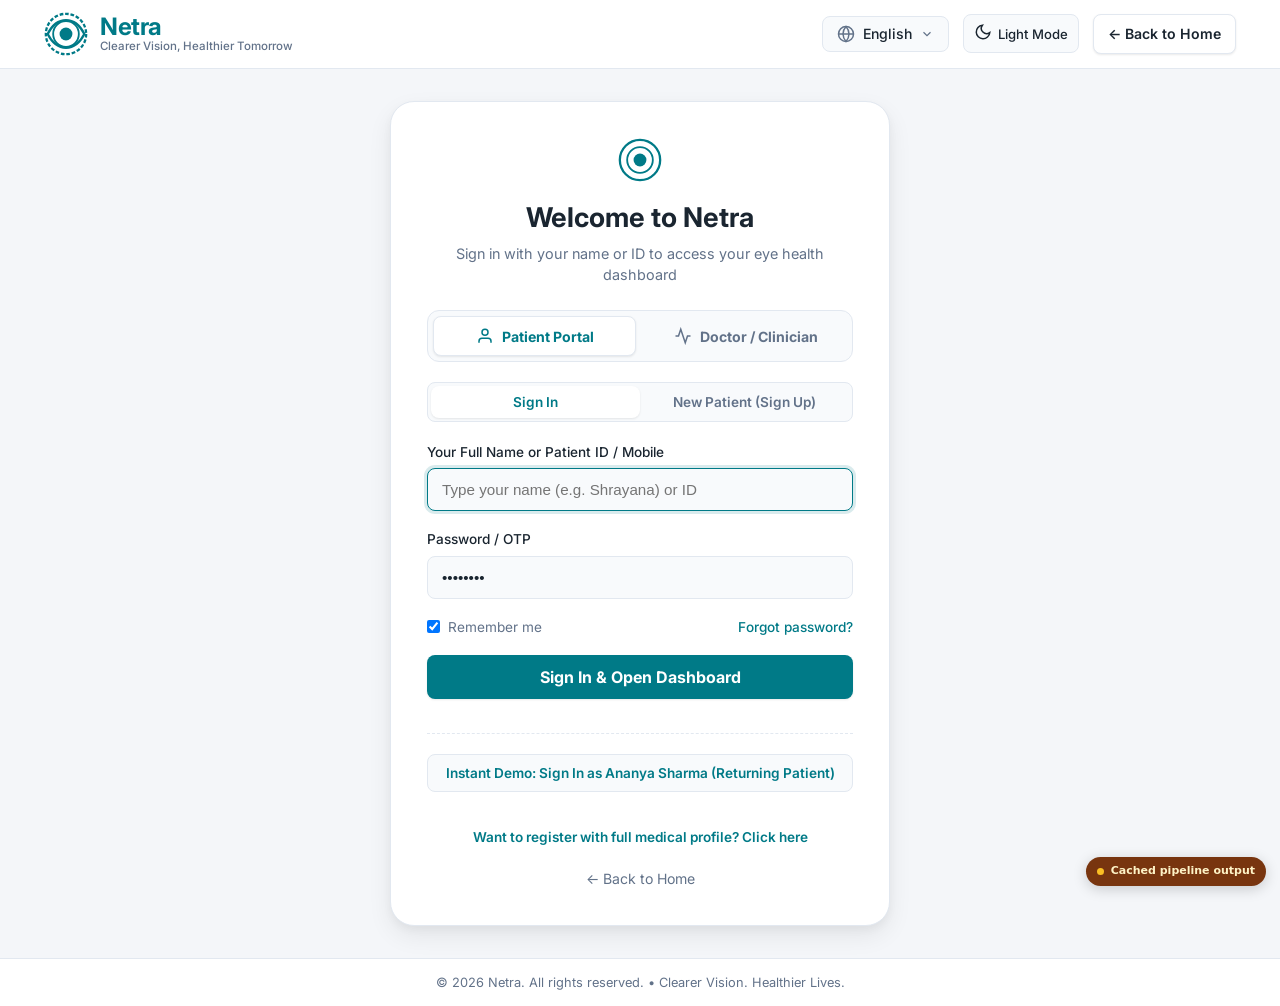
<file: web/login.html>
<!DOCTYPE html>
<html lang="en" data-theme="light">
<head>
  <meta charset="UTF-8">
  <meta name="viewport" content="width=device-width, initial-scale=1.0">
  <title>Sign In & Register — Netra Patient Portal</title>
  <meta name="description" content="Sign in or register for Netra Patient Portal for AI-Powered Diabetic Retinopathy screening and personal ophthalmic health tracking.">
  
  <link rel="stylesheet" href="css/tokens.css">
  <link rel="stylesheet" href="css/styles.css">
</head>
<body style="min-height: 100vh; display: flex; flex-direction: column; background-color: var(--bg-main);">

  <!-- Simple Header with Logo, Language & Theme Controls -->
  <header class="landing-header">
    <div class="navbar-container">
      <a href="index.html" class="brand-logo" title="Back to Netra Landing Page">
        <svg class="logo-eye-icon" viewBox="0 0 48 48" fill="none">
          <circle cx="24" cy="24" r="22" stroke="currentColor" stroke-width="2.5" stroke-dasharray="4 2"/>
          <circle cx="24" cy="24" r="14" stroke="currentColor" stroke-width="2"/>
          <circle cx="24" cy="24" r="7" fill="currentColor"/>
          <path d="M4 24C9 14 16 9 24 9C32 9 39 14 44 24C39 34 32 39 24 39C16 39 9 34 4 24Z" stroke="currentColor" stroke-width="2.5"/>
        </svg>
        <div class="brand-text">
          <span class="brand-name" data-i18n="appName">Netra</span>
          <span class="brand-tagline" data-i18n="appTagline">Clearer Vision, Healthier Tomorrow</span>
        </div>
      </a>

      <div class="nav-actions">
        <!-- Multilingual Dropdown -->
        <div class="lang-dropdown-wrapper">
          <button class="btn-control" id="langDropdownBtn" aria-label="Select Language">
            <svg viewBox="0 0 24 24" fill="none" stroke="currentColor" stroke-width="2">
              <circle cx="12" cy="12" r="10"/>
              <line x1="2" y1="12" x2="22" y2="12"/>
              <path d="M12 2a15.3 15.3 0 0 1 4 10 15.3 15.3 0 0 1-4 10 15.3 15.3 0 0 1-4-10 15.3 15.3 0 0 1 4-10z"/>
            </svg>
            <span id="langLabelLanding">English</span>
            <svg viewBox="0 0 24 24" fill="none" stroke="currentColor" stroke-width="2" style="width: 14px; height: 14px;">
              <polyline points="6 9 12 15 18 9"/>
            </svg>
          </button>
          
          <div class="lang-menu" id="langDropdownMenu">
            <button class="lang-option active" data-lang="en"><span> English</span><span class="check-mark">✓</span></button>
            <button class="lang-option" data-lang="hi"><span> हिंदी (Hindi)</span></button>
            <button class="lang-option" data-lang="kn"><span> ಕನ್ನಡ (Kannada)</span></button>
          </div>
        </div>

        <!-- Adaptive Color Theme Toggle -->
        <button class="theme-toggle-btn" id="themeToggleBtn" aria-label="Toggle Theme Mode">
          <span id="themeToggleIcon">
            <svg viewBox="0 0 24 24" fill="none" stroke="currentColor" stroke-width="2">
              <path d="M21 12.79A9 9 0 1 1 11.21 3 7 7 0 0 0 21 12.79z"/>
            </svg>
          </span>
          <span id="themeToggleText" data-i18n="themeLight">Light Mode</span>
        </button>

        <a href="index.html" class="btn-secondary" style="padding: 8px 14px; font-size: 0.88rem;" data-i18n="backToHome">
          ← Home
        </a>
      </div>
    </div>
  </header>

  <!-- Login & Register Container -->
  <main class="auth-page-wrapper" style="flex: 1; padding: 32px 20px;">
    <div class="auth-card" style="max-width: 500px;">
      <div class="auth-header">
        <svg class="logo-eye-icon" viewBox="0 0 48 48" fill="none" style="margin: 0 auto 10px; width: 44px; height: 44px; color: var(--brand-primary);">
          <circle cx="24" cy="24" r="22" stroke="currentColor" stroke-width="2.5"/>
          <circle cx="24" cy="24" r="14" stroke="currentColor" stroke-width="2"/>
          <circle cx="24" cy="24" r="7" fill="currentColor"/>
        </svg>
        <h2 id="loginAuthTitle" data-i18n="loginTitle">Welcome to Netra</h2>
        <p data-i18n="loginSubtitle">Sign in with your name or ID to access your eye health dashboard</p>
      </div>

      <!-- Authentication Progress & Status Alert -->
      <div id="authStatusAlert" class="auth-status-alert success" style="display: none;"></div>

      <!-- Role Selector: Patient Portal vs Doctor / Clinician Portal -->
      <div class="portal-role-selector">
        <button type="button" class="portal-role-btn active" id="btnRolePatient">
          <svg viewBox="0 0 24 24" fill="none" stroke="currentColor" stroke-width="2">
            <path d="M20 21v-2a4 4 0 0 0-4-4H8a4 4 0 0 0-4 4v2"/>
            <circle cx="12" cy="7" r="4"/>
          </svg>
          <span data-i18n="rolePatient">Patient Portal</span>
        </button>
        <button type="button" class="portal-role-btn" id="btnRoleDoctor">
          <svg viewBox="0 0 24 24" fill="none" stroke="currentColor" stroke-width="2">
            <path d="M22 12h-4l-3 9L9 3l-3 9H2"/>
          </svg>
          <span data-i18n="roleDoctor">Doctor / Clinician</span>
        </button>
      </div>

      <!-- ====================================================================
           SECTION 1: PATIENT PORTAL (SIGN IN & SIGN UP)
           ==================================================================== -->
      <div id="patientPortalSection">
        <!-- Sub-tabs: Sign In vs Sign Up -->
        <div class="sub-tabs">
          <button type="button" class="sub-tab-btn active" id="authTabSignIn" data-i18n="tabSignIn">Sign In</button>
          <button type="button" class="sub-tab-btn" id="authTabSignUp" data-i18n="tabSignUp">New Patient (Sign Up)</button>
        </div>

        <!-- FORM 1: PATIENT SIGN IN -->
        <form id="signInForm" class="auth-form">
          <div class="form-group">
            <label for="inputSignInId" data-i18n="labelSignInNameOrId">Full Name, Mobile Number, or Patient ID</label>
            <input type="text" id="inputSignInId" class="form-control" placeholder="Type your name (e.g. Shrayana) or ID" required autofocus>
          </div>

          <div class="form-group">
            <label for="inputSignInPassword" data-i18n="labelPassword">Password / OTP</label>
            <input type="password" id="inputSignInPassword" class="form-control" value="••••••••" placeholder="Enter password or OTP">
          </div>

          <div class="form-row-remember">
            <label class="remember-check">
              <input type="checkbox" id="checkRememberMe" checked>
              <span data-i18n="rememberMe">Remember me</span>
            </label>
            <a href="#" class="forgot-link" data-i18n="forgotPass">Need help?</a>
          </div>

          <button type="submit" class="btn-auth-submit" id="btnSignInSubmit" data-i18n="btnSignIn">
            Sign In to Patient Portal
          </button>

          <!-- Quick Demo Shortcut -->
          <div class="quick-demo-box" style="margin-top: 16px;">
            <button type="button" class="btn-demo-login" id="btnDemoPatient" style="width: 100%; text-align: center; justify-content: center;">
              <span data-i18n="quickDemoPatient"> Demo Account: Ananya Sharma (Returning Patient)</span>
            </button>
          </div>

          <div style="text-align: center; margin-top: 14px;">
            <a href="#" id="linkSwitchToSignUp" style="font-size: 0.85rem; color: var(--brand-primary); font-weight: var(--font-weight-semibold);" data-i18n="dontHaveAccount">
              New to Netra? Create a patient account →
            </a>
          </div>
        </form>

        <!-- FORM 2: CREATE NEW PATIENT ACCOUNT -->
        <form id="signUpForm" class="auth-form" style="display: none;">
          <div class="form-group">
            <label for="inputSignUpName" data-i18n="labelFullName">Full Name</label>
            <input type="text" id="inputSignUpName" class="form-control" placeholder="e.g. Ramesh Kumar" required>
          </div>

          <div class="form-group">
            <label for="inputSignUpMobile" data-i18n="labelMobile">Mobile Number / ABHA ID</label>
            <input type="text" id="inputSignUpMobile" class="form-control" placeholder="e.g. 9876543210" required>
          </div>

          <div style="display: grid; grid-template-columns: 1fr 1fr; gap: 12px;">
            <div class="form-group">
              <label for="inputSignUpAge" data-i18n="labelAge">Age</label>
              <input type="number" id="inputSignUpAge" class="form-control" placeholder="e.g. 48" min="1" max="120" required>
            </div>

            <div class="form-group">
              <label for="inputSignUpGender" data-i18n="labelGender">Gender</label>
              <select id="inputSignUpGender" class="form-control">
                <option value="Male" data-i18n="genderMale">Male</option>
                <option value="Female" data-i18n="genderFemale">Female</option>
                <option value="Other" data-i18n="genderOther">Other</option>
              </select>
            </div>
          </div>

          <div class="form-group">
            <label for="inputSignUpDiabetes" data-i18n="labelDiabetes">Diabetes Health Status</label>
            <select id="inputSignUpDiabetes" class="form-control">
              <option value="Type 2 Diabetes" data-i18n="optType2">Type 2 Diabetes (Diagnosed)</option>
              <option value="Type 1 Diabetes" data-i18n="optType1">Type 1 Diabetes</option>
              <option value="Pre-diabetic / Routine Screening" data-i18n="optPrediabetes">Pre-diabetic / Routine Screening</option>
            </select>
          </div>

          <div class="form-group">
            <label for="inputSignUpDistrict" data-i18n="labelDistrict">District / City</label>
            <input type="text" id="inputSignUpDistrict" class="form-control" placeholder="e.g. Bengaluru or Chikkaballapur" required>
          </div>

          <div class="form-group">
            <label for="inputSignUpPassword" data-i18n="labelPassword">Create Password</label>
            <input type="password" id="inputSignUpPassword" class="form-control" placeholder="Minimum 6 characters" required>
          </div>

          <button type="submit" class="btn-auth-submit" style="margin-top: 4px;" data-i18n="btnCreateAccount">
            Create Account & Enter Dashboard
          </button>

          <div style="text-align: center; margin-top: 14px;">
            <a href="#" id="linkSwitchToSignIn" style="font-size: 0.85rem; color: var(--brand-primary); font-weight: var(--font-weight-semibold);" data-i18n="alreadyHaveAccount">
              Already have an account? Sign In
            </a>
          </div>
        </form>
      </div>

      <!-- ====================================================================
           SECTION 2: DOCTOR / CLINICIAN PORTAL
           ==================================================================== -->
      <div id="doctorPortalSection" style="display: none;">
        <div style="background: var(--bg-surface-subtle); border: 1px solid var(--border-subtle); border-radius: var(--radius-md); padding: 12px 14px; margin-bottom: 18px;">
          <div style="display: flex; align-items: center; gap: 8px;">
            <span style="font-size: 1.1rem;"></span>
            <strong style="font-size: 0.9rem; color: var(--text-primary);">Clinician Tele-Ophthalmology Triage</strong>
          </div>
          <p style="font-size: 0.78rem; color: var(--text-secondary); margin-top: 4px; line-height: 1.4;">
            Secure access for District Ophthalmologists and PHC screening officers to review AI-graded retinal scans, agree/override diagnoses, and dispatch urgent referrals.
          </p>
        </div>

        <form id="doctorLoginForm" class="auth-form">
          <div class="form-group">
            <label for="inputDoctorId">Doctor ID / Medical Council Reg No.</label>
            <input type="text" id="inputDoctorId" class="form-control" placeholder="e.g. DOC-KA-2026-4412 or dr.meera@netra.org" required>
          </div>

          <div class="form-group">
            <label for="selectDoctorHospital">Hospital / Screening Centre</label>
            <select id="selectDoctorHospital" class="form-control">
              <option value="Christ University Health Centre (Bengaluru)">Christ University Health Centre (Bengaluru)</option>
              <option value="Chikkaballapur District Government Hospital">Chikkaballapur District Hospital (Ophthalmology Dept)</option>
              <option value="Devanahalli Rural Primary Health Centre">Devanahalli Rural PHC (Frontline Unit)</option>
              <option value="Sidlaghatta Community Health Centre">Sidlaghatta Community Health Centre</option>
            </select>
          </div>

          <div class="form-group">
            <label for="inputDoctorPassword">Clinician Security PIN / Password</label>
            <input type="password" id="inputDoctorPassword" class="form-control" value="••••••••" placeholder="Enter security PIN" required>
          </div>

          <div class="form-row-remember">
            <label class="remember-check">
              <input type="checkbox" id="checkDoctorRemember" checked>
              <span>Remember clinician credentials</span>
            </label>
            <a href="#" class="forgot-link">Hospital IT Help</a>
          </div>

          <button type="submit" class="btn-auth-submit" id="btnDoctorSubmit" style="background-color: var(--brand-primary);">
            Sign In to Clinician Triage Portal
          </button>

          <!-- Quick Demo Clinician Shortcut -->
          <div class="quick-demo-box" style="margin-top: 16px;">
            <button type="button" class="btn-demo-login" id="btnDemoDoctor" style="width: 100%; text-align: center; justify-content: center; background: var(--brand-primary-light); color: var(--brand-primary); font-weight: var(--font-weight-bold); border-color: var(--brand-primary);">
              <span> Demo Access: Dr. Meera Iyer (Senior Ophthalmologist)</span>
            </button>
          </div>
        </form>
      </div>

      <a href="index.html" class="back-home-link" style="margin-top: 20px;" data-i18n="backToHome">← Back to Home</a>
    </div>
  </main>

  <footer style="padding: 14px; text-align: center; font-size: 0.8rem; color: var(--text-secondary); border-top: 1px solid var(--border-subtle); background: var(--bg-surface);">
    <span>© 2026 Netra. All rights reserved. • Clearer Vision. Healthier Lives.</span>
  </footer>

  <!-- Application Logic & Translations -->
  <script src="js/config.js"></script>
  <script src="js/api.js"></script>
  <script src="js/translations.js"></script>
  <script src="js/netra-bridge.js"></script>
  <script src="js/app.js"></script>
</body>
</html>
</file>
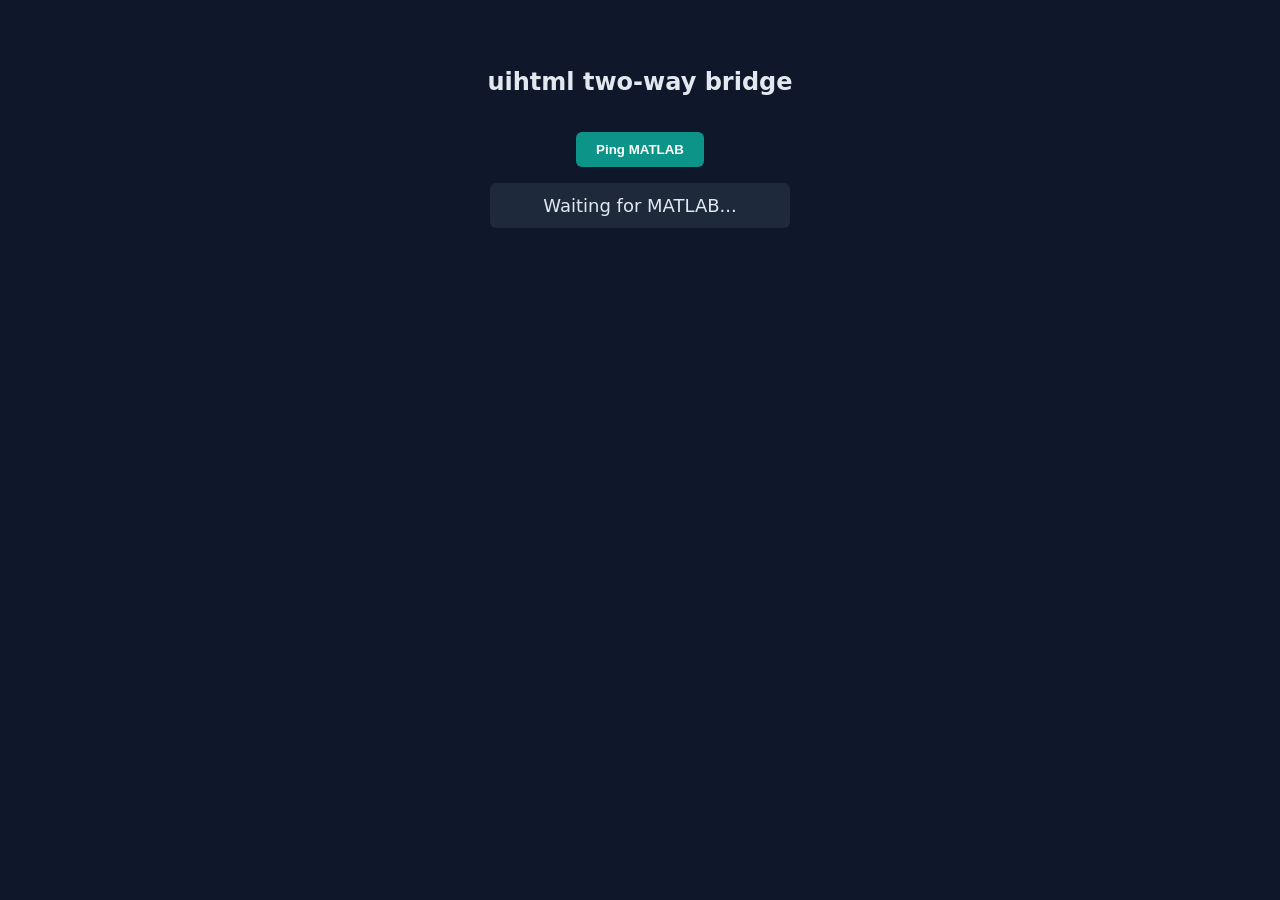
<file: app/poc/poc.html>
<!DOCTYPE html>
<html lang="en">
<head>
  <meta charset="UTF-8">
  <title>Netra uihtml bridge PoC</title>
  <style>
    body { font-family: system-ui, sans-serif; background:#0F172A; color:#E2E8F0;
           display:flex; flex-direction:column; align-items:center; gap:16px;
           padding-top:40px; }
    button { padding:10px 20px; border:none; border-radius:6px; background:#0D9488;
             color:#fff; font-weight:600; cursor:pointer; }
    #reply { font-size:18px; padding:12px 20px; background:#1E293B; border-radius:6px;
             min-width:260px; text-align:center; }
    #log { font-size:12px; color:#94A3B8; white-space:pre-wrap; }
  </style>
</head>
<body>
  <h2>uihtml two-way bridge</h2>
  <button id="pingBtn">Ping MATLAB</button>
  <div id="reply">Waiting for MATLAB...</div>
  <div id="log"></div>

  <script type="text/javascript">
    // uihtml automatically calls a GLOBAL function named `setup` and passes it
    // the htmlComponent object. This is the ONLY correct entry point.
    // htmlComponent has:  .Data   .sendEventToMATLAB(name, data)   .addEventListener(name, cb)

    function log(msg) {
      document.getElementById("log").textContent += msg + "\n";
    }

    function setup(htmlComponent) {
      log("setup() called - bridge is live");

      // ---- MATLAB -> HTML : listen for a named event from MATLAB ----------
      htmlComponent.addEventListener("pong", function (event) {
        document.getElementById("reply").textContent = event.Data.msg;
        log("received 'pong' from MATLAB");
      });

      // ---- MATLAB -> HTML : react when MATLAB changes the Data property ---
      htmlComponent.addEventListener("DataChanged", function () {
        log("Data changed: " + JSON.stringify(htmlComponent.Data));
      });

      // ---- HTML -> MATLAB : send a named event to MATLAB -----------------
      document.getElementById("pingBtn").addEventListener("click", function () {
        htmlComponent.sendEventToMATLAB("ping", { when: Date.now() });
        log("sent 'ping' to MATLAB");
      });
    }
  </script>
</body>
</html>
</file>
<file: web/css/tokens.css>
/**
 * Netra Design System — Adaptive Color Tokens & Clinical Semantics
 * Implements WCAG 2.1 AAA contrast targets & Astigmatism (Halation Control)
 */

:root {
  /* Adaptive Color Tokens — Light Mode */
  --bg-main: #F4F6F9;          /* Soft Light Gray — primary application background */
  --bg-surface: #FFFFFF;       /* Pure White — cards, patient charts, data tables */
  --bg-surface-subtle: #F8FAFC;
  --bg-surface-hover: #F1F5F9;
  --border-subtle: #E2E8F0;
  --border-card: #E5E9F0;

  --brand-primary: #007A87;    /* Deep Teal — primary buttons, active navigation, key branding */
  --brand-primary-hover: #00636E;
  --brand-primary-light: #E6F4F6;
  --brand-primary-rgb: 0, 122, 135;

  --brand-secondary: #1A2B4C;  /* Midnight Navy — global navigation borders, headers */
  --brand-secondary-light: #EBF1F8;

  --text-primary: #1A2530;     /* Charcoal — high-readability body text, patient names */
  --text-secondary: #627289;   /* Muted Slate — table headers, secondary metadata */
  --text-tertiary: #8A9BA8;
  --text-inverse: #FFFFFF;

  --accent-action: #D97706;    /* Soft Amber — reminders, appointments, alerts */
  --accent-action-hover: #B45309;
  --accent-action-bg: #FEF3C7;

  /* Clinical Semantic Tokens — Light Mode */
  --status-normal: #16A34A;     /* Sage Green — IOP 12-21 mmHg, stable acuity */
  --status-normal-bg: #DCFCE7;
  --status-normal-border: #86EFAC;
  --status-normal-text: #14532D;

  --status-warning: #D97706;    /* Warm Ochre — borderline IOP, minor visual field deviations */
  --status-warning-bg: #FEF3C7;
  --status-warning-border: #FCD34D;
  --status-warning-text: #78350F;

  --status-critical: #DC2626;   /* Subdued Crimson — IOP >25 mmHg, urgent follow-up */
  --status-critical-bg: #FEE2E2;
  --status-critical-border: #FCA5A5;
  --status-critical-text: #7F1D1D;

  /* Typography & Shadows */
  --font-family: 'Inter', -apple-system, BlinkMacSystemFont, 'Segoe UI', Roboto, 'Noto Sans Devanagari', 'Noto Sans Kannada', sans-serif;
  --font-family-serif: 'Playfair Display', Georgia, serif;
  --font-weight-normal: 400;
  --font-weight-medium: 500;
  --font-weight-semibold: 600;
  --font-weight-bold: 700;

  --shadow-sm: 0 1px 3px rgba(0, 0, 0, 0.05), 0 1px 2px rgba(0, 0, 0, 0.04);
  --shadow-md: 0 4px 12px rgba(0, 0, 0, 0.05), 0 2px 4px rgba(0, 0, 0, 0.03);
  --shadow-lg: 0 10px 25px rgba(0, 0, 0, 0.07), 0 4px 8px rgba(0, 0, 0, 0.04);
  --shadow-glow: 0 0 20px rgba(0, 122, 135, 0.15);

  --radius-sm: 8px;
  --radius-md: 12px;
  --radius-lg: 18px;
  --radius-xl: 24px;
  --radius-full: 9999px;

  --transition-fast: 0.15s cubic-bezier(0.4, 0, 0.2, 1);
  --transition-normal: 0.25s cubic-bezier(0.4, 0, 0.2, 1);
}

/* Exam Room (Dark) Mode */
[data-theme="dark"] {
  --bg-main: #0F141C;          /* Deep Onyx — eliminates screen glare during ophthalmic exams */
  --bg-surface: #18202C;       /* Deep Navy-Slate — dashboard cards & charts */
  --bg-surface-subtle: #1C2635;
  --bg-surface-hover: #222E40;
  --border-subtle: #2A384C;
  --border-card: #273447;

  --brand-primary: #00B4D8;    /* Bright Optic Teal — high contrast against dark onyx */
  --brand-primary-hover: #38BDF8;
  --brand-primary-light: rgba(0, 180, 216, 0.15);
  --brand-primary-rgb: 0, 180, 216;

  --brand-secondary: #E2E8F0;  /* Soft Light Gray — structural navigation lines */
  --brand-secondary-light: #243042;

  --text-primary: #F8FAFC;     /* Off-White — high readability, anti-halation */
  --text-secondary: #94A3B8;   /* Cool Muted Gray — metadata & table headers */
  --text-tertiary: #64748B;
  --text-inverse: #0F141C;

  --accent-action: #F59E0B;    /* Vibrant Amber — alerts & upcoming appointments */
  --accent-action-hover: #FBBF24;
  --accent-action-bg: rgba(245, 158, 11, 0.18);

  /* Clinical Semantic Tokens — Dark Mode */
  --status-normal: #4ADE80;     /* Calibrated Green */
  --status-normal-bg: rgba(74, 222, 128, 0.16);
  --status-normal-border: rgba(74, 222, 128, 0.35);
  --status-normal-text: #86EFAC;

  --status-warning: #FBBF24;    /* Calibrated Ochre */
  --status-warning-bg: rgba(251, 191, 36, 0.16);
  --status-warning-border: rgba(251, 191, 36, 0.35);
  --status-warning-text: #FDE68A;

  --status-critical: #F87171;   /* Calibrated Crimson */
  --status-critical-bg: rgba(248, 113, 113, 0.16);
  --status-critical-border: rgba(248, 113, 113, 0.35);
  --status-critical-text: #FECACA;

  /* Astigmatism (Halation Control) Typography Enforcement */
  /* Ensures no thin font weight (minimum 500) against dark onyx to prevent optical blur */
  --font-weight-normal: 500;
  --font-weight-medium: 600;
  --font-weight-semibold: 600;
  --font-weight-bold: 700;

  --shadow-sm: 0 1px 3px rgba(0, 0, 0, 0.3);
  --shadow-md: 0 4px 14px rgba(0, 0, 0, 0.4);
  --shadow-lg: 0 10px 25px rgba(0, 0, 0, 0.5);
  --shadow-glow: 0 0 24px rgba(0, 180, 216, 0.25);
}

/* Astigmatism Halation Protection Rules */
[data-theme="dark"] body,
[data-theme="dark"] p,
[data-theme="dark"] span,
[data-theme="dark"] input,
[data-theme="dark"] button {
  font-weight: 500 !important;
  -webkit-font-smoothing: antialiased;
  -moz-osx-font-smoothing: grayscale;
  text-shadow: 0 0 1px rgba(0,0,0,0.1);
}

[data-theme="dark"] h1,
[data-theme="dark"] h2,
[data-theme="dark"] h3,
[data-theme="dark"] h4,
[data-theme="dark"] strong,
[data-theme="dark"] .font-semibold {
  font-weight: 600 !important;
}

/* WCAG AAA Diagnostic Contrast Target (7:1) */
.clinical-data-metric {
  font-variant-numeric: tabular-nums;
  font-weight: var(--font-weight-bold);
  letter-spacing: -0.01em;
}

[data-theme="light"] .clinical-data-metric {
  color: #0B192C; /* High contrast black/navy */
}

[data-theme="dark"] .clinical-data-metric {
  color: #FFFFFF; /* High contrast pure white against dark surfaces */
}
</file>
<file: web/css/styles.css>
/* ==========================================================================
   NETRA EYE CARE SYSTEM — PRIMARY STYLESHEET
   Supports: Light Mode, Exam Room (Dark) Mode, High Contrast, Astigmatism Safe
   ========================================================================== */

@import url('https://fonts.googleapis.com/css2?family=Inter:wght@400;500;600;700&family=Playfair+Display:ital,wght@1,500;1,600&family=Noto+Sans+Devanagari:wght@400;500;600;700&family=Noto+Sans+Kannada:wght@400;500;600;700&display=swap');

*, *::before, *::after {
  box-sizing: border-box;
  margin: 0;
  padding: 0;
}

html {
  font-size: 16px;
  scroll-behavior: smooth;
}

body {
  font-family: var(--font-family);
  background-color: var(--bg-main);
  color: var(--text-primary);
  line-height: 1.5;
  transition: background-color var(--transition-normal), color var(--transition-normal);
  overflow-x: hidden;
  min-height: 100vh;
}

img {
  max-width: 100%;
  display: block;
}

a {
  color: inherit;
  text-decoration: none;
}

button {
  font-family: inherit;
  cursor: pointer;
  border: none;
  background: none;
  transition: all var(--transition-fast);
}

/* ==========================================================================
   VIEW VISIBILITY & ROUTING
   ========================================================================== */
.view-section {
  display: none;
}

.view-section.active {
  display: block;
}

#view-dashboard.active {
  display: flex;
}

/* ==========================================================================
   HEADER & GLOBAL NAVIGATION (LANDING)
   ========================================================================== */
.landing-header {
  position: sticky;
  top: 0;
  z-index: 100;
  background: var(--bg-surface);
  border-bottom: 1px solid var(--border-subtle);
  transition: background-color var(--transition-normal), border-color var(--transition-normal);
}

.navbar-container {
  max-width: 1240px;
  margin: 0 auto;
  padding: 12px 24px;
  display: flex;
  align-items: center;
  justify-content: space-between;
  gap: 20px;
}

.brand-logo {
  display: flex;
  align-items: center;
  gap: 12px;
  cursor: pointer;
}

.logo-eye-icon {
  width: 44px;
  height: 44px;
  color: var(--brand-primary);
  flex-shrink: 0;
}

.brand-text {
  display: flex;
  flex-direction: column;
}

.brand-name {
  font-size: 1.5rem;
  font-weight: var(--font-weight-bold);
  color: var(--brand-primary);
  line-height: 1.1;
  letter-spacing: -0.02em;
}

.brand-tagline {
  font-size: 0.72rem;
  color: var(--text-secondary);
  font-weight: var(--font-weight-medium);
  line-height: 1.2;
}

.nav-links {
  display: flex;
  align-items: center;
  gap: 28px;
  list-style: none;
}

.nav-link {
  font-size: 0.95rem;
  font-weight: var(--font-weight-medium);
  color: var(--text-primary);
  padding: 6px 0;
  position: relative;
  transition: color var(--transition-fast);
}

.nav-link:hover, .nav-link.active {
  color: var(--brand-primary);
}

.nav-link.active::after {
  content: '';
  position: absolute;
  bottom: -2px;
  left: 0;
  right: 0;
  height: 3px;
  background-color: var(--brand-primary);
  border-radius: var(--radius-full);
}

.nav-actions {
  display: flex;
  align-items: center;
  gap: 14px;
}

/* Control Buttons (Language & Theme) */
.lang-dropdown-wrapper {
  position: relative;
}

.btn-control {
  display: inline-flex;
  align-items: center;
  gap: 8px;
  padding: 8px 14px;
  border-radius: var(--radius-sm);
  background: var(--bg-surface-subtle);
  border: 1px solid var(--border-subtle);
  color: var(--text-primary);
  font-size: 0.88rem;
  font-weight: var(--font-weight-medium);
}

.btn-control:hover {
  background: var(--bg-surface-hover);
  border-color: var(--brand-primary);
}

.btn-control svg {
  width: 18px;
  height: 18px;
  color: var(--text-secondary);
}

.lang-menu {
  position: absolute;
  top: calc(100% + 6px);
  right: 0;
  width: 170px;
  background: var(--bg-surface);
  border: 1px solid var(--border-subtle);
  border-radius: var(--radius-md);
  box-shadow: var(--shadow-lg);
  padding: 6px;
  display: none;
  z-index: 120;
}

.lang-menu.open {
  display: block;
}

.lang-option {
  width: 100%;
  display: flex;
  align-items: center;
  justify-content: space-between;
  padding: 8px 12px;
  border-radius: var(--radius-sm);
  font-size: 0.88rem;
  color: var(--text-primary);
  text-align: left;
}

.lang-option:hover, .lang-option.active {
  background: var(--brand-primary-light);
  color: var(--brand-primary);
  font-weight: var(--font-weight-semibold);
}

.theme-toggle-btn {
  padding: 8px 10px;
  border-radius: var(--radius-sm);
  background: var(--bg-surface-subtle);
  border: 1px solid var(--border-subtle);
  color: var(--text-primary);
  display: flex;
  align-items: center;
  gap: 6px;
  font-size: 0.82rem;
  font-weight: var(--font-weight-medium);
}

.theme-toggle-btn:hover {
  border-color: var(--brand-primary);
  background: var(--bg-surface-hover);
}

.theme-toggle-btn svg {
  width: 18px;
  height: 18px;
}

.btn-signin {
  display: inline-flex;
  align-items: center;
  gap: 8px;
  padding: 9px 18px;
  border-radius: var(--radius-sm);
  background-color: var(--brand-primary);
  color: #FFFFFF;
  font-weight: var(--font-weight-semibold);
  font-size: 0.92rem;
  box-shadow: var(--shadow-sm);
}

.btn-signin:hover {
  background-color: var(--brand-primary-hover);
  transform: translateY(-1px);
}

.btn-signin svg {
  width: 18px;
  height: 18px;
}

/* ==========================================================================
   LANDING HERO SECTION
   ========================================================================== */
.landing-hero {
  padding: 60px 24px 40px;
  max-width: 1240px;
  margin: 0 auto;
}

.hero-grid {
  display: grid;
  grid-template-columns: 1.15fr 0.85fr;
  align-items: center;
  gap: 48px;
}

.hero-content {
  display: flex;
  flex-direction: column;
  gap: 20px;
}

.hero-kicker-badge {
  display: inline-flex;
  align-items: center;
  gap: 6px;
  font-size: 0.78rem;
  font-weight: var(--font-weight-bold);
  letter-spacing: 0.08em;
  color: var(--brand-primary);
  text-transform: uppercase;
}

.hero-title {
  font-size: 3.2rem;
  font-weight: var(--font-weight-bold);
  color: var(--text-primary);
  line-height: 1.15;
  letter-spacing: -0.03em;
}

.hero-title-highlight {
  color: var(--brand-primary);
  position: relative;
  display: inline-block;
}

.hero-description {
  font-size: 1.12rem;
  color: var(--text-secondary);
  line-height: 1.6;
  max-width: 540px;
}

.hero-cta-group {
  display: flex;
  align-items: center;
  gap: 16px;
  margin-top: 6px;
}

.btn-primary {
  display: inline-flex;
  align-items: center;
  gap: 10px;
  background-color: var(--brand-primary);
  color: #FFFFFF;
  padding: 12px 24px;
  border-radius: var(--radius-sm);
  font-weight: var(--font-weight-semibold);
  font-size: 1rem;
  box-shadow: 0 4px 14px rgba(var(--brand-primary-rgb), 0.3);
}

.btn-primary:hover {
  background-color: var(--brand-primary-hover);
  transform: translateY(-2px);
  box-shadow: 0 6px 20px rgba(var(--brand-primary-rgb), 0.4);
}

.btn-secondary {
  display: inline-flex;
  align-items: center;
  gap: 10px;
  background-color: var(--bg-surface);
  color: var(--text-primary);
  padding: 12px 24px;
  border-radius: var(--radius-sm);
  font-weight: var(--font-weight-semibold);
  font-size: 1rem;
  border: 1px solid var(--border-subtle);
  box-shadow: var(--shadow-sm);
}

.btn-secondary:hover {
  background-color: var(--bg-surface-hover);
  border-color: var(--brand-primary);
}

.hero-pillars {
  display: flex;
  align-items: center;
  gap: 32px;
  margin-top: 24px;
  padding-top: 24px;
  border-top: 1px solid var(--border-subtle);
}

.pillar-item {
  display: flex;
  align-items: flex-start;
  gap: 12px;
}

.pillar-icon {
  width: 24px;
  height: 24px;
  color: var(--brand-primary);
  flex-shrink: 0;
  margin-top: 2px;
}

.pillar-text h4 {
  font-size: 0.92rem;
  font-weight: var(--font-weight-bold);
  color: var(--text-primary);
  line-height: 1.2;
}

.pillar-text p {
  font-size: 0.8rem;
  color: var(--text-secondary);
  line-height: 1.3;
}

/* Hero Right Visual */
.hero-visual-wrapper {
  position: relative;
  display: flex;
  justify-content: center;
  align-items: center;
}

.hero-image-frame {
  position: relative;
  width: 440px;
  height: 440px;
  border-radius: 50%;
  overflow: hidden;
  box-shadow: 0 20px 50px rgba(0, 0, 0, 0.15);
  border: 8px solid var(--bg-surface);
}

.hero-image-frame img {
  width: 100%;
  height: 100%;
  object-fit: cover;
}

.hero-orbit-ring {
  position: absolute;
  border-radius: 50%;
  border: 1.5px dashed var(--brand-primary);
  opacity: 0.35;
  pointer-events: none;
}

.ring-1 {
  width: 480px;
  height: 480px;
}

.ring-2 {
  width: 520px;
  height: 520px;
}

.hero-script-overlay {
  position: absolute;
  top: 32%;
  right: -20px;
  font-family: var(--font-family-serif);
  font-style: italic;
  font-size: 2.2rem;
  color: var(--brand-secondary);
  text-shadow: 0 2px 8px rgba(255, 255, 255, 0.8);
  pointer-events: none;
  line-height: 1.1;
  text-align: right;
  z-index: 2;
}

[data-theme="dark"] .hero-script-overlay {
  color: var(--brand-primary);
  text-shadow: 0 2px 12px rgba(0, 0, 0, 0.8);
}

.hero-floating-badge {
  position: absolute;
  bottom: 20px;
  right: -10px;
  background: var(--bg-surface);
  border: 1px solid var(--border-subtle);
  padding: 12px 18px;
  border-radius: var(--radius-md);
  box-shadow: var(--shadow-lg);
  display: flex;
  align-items: center;
  gap: 12px;
  z-index: 3;
}

.hero-floating-badge svg {
  width: 28px;
  height: 28px;
  color: var(--brand-primary);
}

.badge-lines {
  font-size: 0.82rem;
  font-weight: var(--font-weight-bold);
  color: var(--text-primary);
  line-height: 1.3;
}

.badge-lines span {
  display: block;
  font-size: 0.75rem;
  font-weight: var(--font-weight-medium);
  color: var(--text-secondary);
}

/* ==========================================================================
   4 FEATURE CARDS
   ========================================================================== */
.features-section {
  max-width: 1240px;
  margin: 40px auto;
  padding: 0 24px;
}

.features-grid {
  display: grid;
  grid-template-columns: repeat(4, 1fr);
  gap: 20px;
}

.feature-card {
  background: var(--bg-surface);
  border: 1px solid var(--border-subtle);
  border-radius: var(--radius-lg);
  padding: 24px;
  display: flex;
  flex-direction: column;
  gap: 14px;
  box-shadow: var(--shadow-sm);
  transition: all var(--transition-normal);
}

.feature-card:hover {
  transform: translateY(-4px);
  box-shadow: var(--shadow-md);
  border-color: var(--brand-primary);
}

.feature-icon-wrapper {
  width: 48px;
  height: 48px;
  border-radius: var(--radius-md);
  background: var(--brand-primary-light);
  display: flex;
  align-items: center;
  justify-content: center;
}

.feature-icon-wrapper svg {
  width: 24px;
  height: 24px;
  color: var(--brand-primary);
}

.feature-card h3 {
  font-size: 1.12rem;
  font-weight: var(--font-weight-bold);
  color: var(--text-primary);
}

.feature-card p {
  font-size: 0.9rem;
  color: var(--text-secondary);
  line-height: 1.5;
}

/* ==========================================================================
   HOW NETRA WORKS SECTION
   ========================================================================== */
.how-it-works-section {
  max-width: 1240px;
  margin: 60px auto;
  padding: 0 24px;
}

.works-header {
  display: flex;
  align-items: flex-end;
  justify-content: space-between;
  margin-bottom: 40px;
}

.works-kicker {
  font-size: 0.78rem;
  font-weight: var(--font-weight-bold);
  letter-spacing: 0.08em;
  color: var(--brand-primary);
  text-transform: uppercase;
}

.works-title {
  font-size: 2.2rem;
  font-weight: var(--font-weight-bold);
  color: var(--text-primary);
  margin-top: 4px;
}

.works-subtitle {
  font-size: 1rem;
  color: var(--text-secondary);
  margin-top: 4px;
}

.btn-watch-works {
  display: inline-flex;
  align-items: center;
  gap: 8px;
  color: var(--brand-primary);
  font-weight: var(--font-weight-bold);
  font-size: 0.95rem;
  padding: 8px 16px;
  border-radius: var(--radius-full);
  border: 1px solid var(--border-subtle);
  background: var(--bg-surface);
}

.btn-watch-works:hover {
  background: var(--brand-primary-light);
  border-color: var(--brand-primary);
}

.steps-row {
  display: grid;
  grid-template-columns: repeat(4, 1fr);
  gap: 20px;
  position: relative;
}

.step-card {
  background: var(--bg-surface);
  border: 1px solid var(--border-subtle);
  border-radius: var(--radius-lg);
  padding: 24px;
  position: relative;
  display: flex;
  flex-direction: column;
  gap: 12px;
}

.step-header {
  display: flex;
  align-items: center;
  gap: 12px;
}

.step-number {
  width: 32px;
  height: 32px;
  border-radius: 50%;
  background: var(--brand-primary);
  color: #FFFFFF;
  display: flex;
  align-items: center;
  justify-content: center;
  font-weight: var(--font-weight-bold);
  font-size: 0.9rem;
}

.step-icon {
  width: 40px;
  height: 40px;
  border-radius: var(--radius-md);
  background: var(--brand-primary-light);
  display: flex;
  align-items: center;
  justify-content: center;
  color: var(--brand-primary);
}

.step-card h4 {
  font-size: 1.05rem;
  font-weight: var(--font-weight-bold);
  color: var(--text-primary);
}

.step-card p {
  font-size: 0.88rem;
  color: var(--text-secondary);
  line-height: 1.45;
}

.step-arrow {
  position: absolute;
  right: -16px;
  top: 50%;
  transform: translateY(-50%);
  width: 24px;
  height: 24px;
  color: var(--text-tertiary);
  z-index: 2;
}

/* ==========================================================================
   TESTIMONIAL & IMPACT STATS
   ========================================================================== */
.impact-section {
  max-width: 1240px;
  margin: 60px auto;
  padding: 0 24px;
}

.impact-grid {
  display: grid;
  grid-template-columns: 1.05fr 0.95fr;
  gap: 24px;
}

.spotlight-card {
  background: var(--bg-surface);
  border: 1px solid var(--border-subtle);
  border-radius: var(--radius-lg);
  padding: 28px 26px;
  display: flex;
  flex-direction: column;
  justify-content: space-between;
  box-shadow: var(--shadow-sm);
}

.spotlight-header-badge {
  display: inline-flex;
  align-items: center;
  gap: 6px;
  background: rgba(220, 38, 38, 0.1);
  color: var(--status-critical);
  font-size: 0.72rem;
  font-weight: var(--font-weight-bold);
  letter-spacing: 0.04em;
  padding: 4px 10px;
  border-radius: 999px;
  width: fit-content;
  margin-bottom: 12px;
}

[data-theme="dark"] .spotlight-header-badge {
  background: rgba(239, 68, 68, 0.2);
  color: #F87171;
}

.spotlight-title {
  font-size: 1.3rem;
  font-weight: var(--font-weight-bold);
  color: var(--text-primary);
  line-height: 1.3;
  margin-bottom: 8px;
}

.spotlight-lead {
  font-size: 0.85rem;
  color: var(--text-secondary);
  line-height: 1.5;
  margin-bottom: 16px;
}

.spotlight-facts-grid {
  display: flex;
  flex-direction: column;
  gap: 10px;
  margin-bottom: 16px;
}

.spotlight-fact-item {
  display: flex;
  align-items: flex-start;
  gap: 12px;
  background: var(--bg-surface-subtle);
  border: 1px solid var(--border-subtle);
  border-radius: var(--radius-sm);
  padding: 10px 12px;
}

.fact-bullet-icon {
  font-size: 1.15rem;
  flex-shrink: 0;
  margin-top: 1px;
}

.spotlight-fact-item strong {
  font-size: 0.85rem;
  color: var(--text-primary);
  display: block;
}

.spotlight-fact-item p {
  font-size: 0.76rem;
  color: var(--text-secondary);
  line-height: 1.35;
  margin-top: 2px;
}

.spotlight-footer {
  display: flex;
  align-items: center;
  justify-content: space-between;
  padding-top: 14px;
  border-top: 1px solid var(--border-subtle);
  flex-wrap: wrap;
  gap: 10px;
}

.spotlight-tag {
  font-size: 0.76rem;
  color: var(--brand-primary);
  font-weight: var(--font-weight-semibold);
}

.spotlight-action-link {
  font-size: 0.82rem;
  color: var(--brand-primary);
  font-weight: var(--font-weight-bold);
  text-decoration: none;
}

.spotlight-action-link:hover {
  text-decoration: underline;
}

.stats-card {
  background: var(--bg-surface);
  border: 1px solid var(--border-subtle);
  border-radius: var(--radius-lg);
  padding: 32px;
  display: flex;
  flex-direction: column;
  justify-content: space-between;
  box-shadow: var(--shadow-sm);
}

.stats-card h3 {
  font-size: 1.25rem;
  font-weight: var(--font-weight-bold);
  color: var(--text-primary);
  margin-bottom: 20px;
}

.stats-subgrid {
  display: grid;
  grid-template-columns: repeat(2, 1fr);
  gap: 20px;
}

.stat-tile {
  background: var(--bg-surface-subtle);
  border: 1px solid var(--border-subtle);
  border-radius: var(--radius-md);
  padding: 16px;
  display: flex;
  align-items: center;
  gap: 14px;
}

.stat-icon {
  width: 42px;
  height: 42px;
  border-radius: var(--radius-sm);
  background: var(--brand-primary-light);
  display: flex;
  align-items: center;
  justify-content: center;
  color: var(--brand-primary);
  flex-shrink: 0;
}

.stat-icon svg {
  width: 22px;
  height: 22px;
}

.stat-numbers h4 {
  font-size: 1.45rem;
  font-weight: var(--font-weight-bold);
  color: var(--brand-primary);
  line-height: 1.1;
}

.stat-numbers p {
  font-size: 0.8rem;
  color: var(--text-secondary);
  font-weight: var(--font-weight-medium);
}

.stat-footnote {
  font-size: 0.75rem;
  color: var(--text-tertiary);
  margin-top: 14px;
  text-align: right;
}

/* ==========================================================================
   CALL TO ACTION BANNER
   ========================================================================== */
.cta-banner-section {
  max-width: 1240px;
  margin: 60px auto;
  padding: 0 24px;
}

.cta-banner-card {
  background: linear-gradient(135deg, #005F6B 0%, #007A87 100%);
  border-radius: var(--radius-xl);
  padding: 40px 48px;
  color: #FFFFFF;
  display: flex;
  flex-direction: column;
  gap: 24px;
  position: relative;
  overflow: hidden;
  box-shadow: 0 16px 36px rgba(0, 122, 135, 0.25);
}

.cta-banner-bg-art {
  position: absolute;
  right: -20px;
  bottom: -40px;
  width: 260px;
  height: 260px;
  opacity: 0.15;
  pointer-events: none;
}

.cta-banner-top {
  display: flex;
  align-items: center;
  justify-content: space-between;
  gap: 32px;
}

.cta-banner-text h2 {
  font-size: 1.9rem;
  font-weight: var(--font-weight-bold);
  line-height: 1.25;
}

.cta-banner-text p {
  font-size: 1.05rem;
  opacity: 0.9;
  margin-top: 8px;
}

.btn-cta-white {
  display: inline-flex;
  align-items: center;
  gap: 10px;
  background-color: #FFFFFF;
  color: #005F6B;
  padding: 14px 28px;
  border-radius: var(--radius-sm);
  font-weight: var(--font-weight-bold);
  font-size: 1rem;
  box-shadow: 0 4px 12px rgba(0, 0, 0, 0.15);
  flex-shrink: 0;
}

.btn-cta-white:hover {
  background-color: #F8FAFC;
  transform: translateY(-2px);
}

.cta-badges-row {
  display: flex;
  align-items: center;
  gap: 32px;
  padding-top: 16px;
  border-top: 1px solid rgba(255, 255, 255, 0.2);
}

.cta-badge-item {
  display: flex;
  align-items: center;
  gap: 8px;
  font-size: 0.9rem;
  font-weight: var(--font-weight-semibold);
  opacity: 0.95;
}

.cta-badge-item svg {
  width: 18px;
  height: 18px;
}

/* ==========================================================================
   FOOTER (LANDING)
   ========================================================================== */
.landing-footer {
  background: var(--bg-surface);
  border-top: 1px solid var(--border-subtle);
  padding: 60px 24px 24px;
}

.footer-container {
  max-width: 1240px;
  margin: 0 auto;
}

.footer-grid {
  display: grid;
  grid-template-columns: 1.4fr 0.9fr 0.9fr 1.1fr 1.2fr;
  gap: 40px;
  margin-bottom: 48px;
}

.footer-col h4 {
  font-size: 0.95rem;
  font-weight: var(--font-weight-bold);
  color: var(--text-primary);
  margin-bottom: 16px;
}

.footer-col ul {
  list-style: none;
  display: flex;
  flex-direction: column;
  gap: 10px;
}

.footer-col a {
  font-size: 0.88rem;
  color: var(--text-secondary);
  transition: color var(--transition-fast);
}

.footer-col a:hover {
  color: var(--brand-primary);
}

.footer-social-links {
  display: flex;
  gap: 12px;
  margin-top: 18px;
}

.social-btn {
  width: 36px;
  height: 36px;
  border-radius: 50%;
  background: var(--bg-surface-subtle);
  border: 1px solid var(--border-subtle);
  display: flex;
  align-items: center;
  justify-content: center;
  color: var(--text-secondary);
}

.social-btn:hover {
  color: var(--brand-primary);
  border-color: var(--brand-primary);
}

.app-badges {
  display: flex;
  flex-direction: column;
  gap: 10px;
}

.app-store-btn {
  display: inline-flex;
  align-items: center;
  gap: 10px;
  background: #000000;
  color: #FFFFFF;
  padding: 8px 16px;
  border-radius: var(--radius-sm);
  font-size: 0.8rem;
  line-height: 1.2;
}

.app-store-btn svg {
  width: 22px;
  height: 22px;
}

.india-initiative-box {
  background: var(--bg-surface-subtle);
  border: 1px solid var(--border-subtle);
  border-radius: var(--radius-md);
  padding: 16px;
  display: flex;
  flex-direction: column;
  gap: 10px;
}

.initiative-title {
  display: flex;
  align-items: center;
  gap: 8px;
  font-size: 0.82rem;
  font-weight: var(--font-weight-bold);
  color: var(--text-primary);
}

.initiative-title svg {
  width: 18px;
  height: 18px;
  color: var(--brand-primary);
}

.made-for-india {
  font-size: 0.78rem;
  color: var(--text-secondary);
}

.footer-bottom {
  display: flex;
  align-items: center;
  justify-content: space-between;
  padding-top: 24px;
  border-top: 1px solid var(--border-subtle);
  font-size: 0.82rem;
  color: var(--text-secondary);
}

/* ==========================================================================
   AUTHENTICATION VIEW (PATIENT & DOCTOR)
   ========================================================================== */
.auth-page-wrapper {
  min-height: calc(100vh - 80px);
  display: flex;
  align-items: center;
  justify-content: center;
  padding: 40px 24px;
  background-color: var(--bg-main);
}

.auth-card {
  width: 100%;
  max-width: 480px;
  background: var(--bg-surface);
  border: 1px solid var(--border-subtle);
  border-radius: var(--radius-xl);
  padding: 36px;
  box-shadow: var(--shadow-lg);
}

.auth-header {
  text-align: center;
  margin-bottom: 24px;
}

.auth-header .logo-eye-icon {
  margin: 0 auto 12px;
  width: 48px;
  height: 48px;
}

.auth-header h2 {
  font-size: 1.7rem;
  font-weight: var(--font-weight-bold);
  color: var(--text-primary);
}

.auth-header p {
  font-size: 0.9rem;
  color: var(--text-secondary);
  margin-top: 4px;
}

.portal-role-selector {
  display: flex;
  gap: 8px;
  margin-bottom: 20px;
  background: var(--bg-surface-subtle);
  padding: 5px;
  border-radius: var(--radius-md);
  border: 1px solid var(--border-subtle);
}

.portal-role-btn {
  flex: 1;
  display: flex;
  align-items: center;
  justify-content: center;
  gap: 8px;
  padding: 10px 14px;
  border-radius: var(--radius-sm);
  font-size: 0.88rem;
  font-weight: var(--font-weight-bold);
  color: var(--text-secondary);
  background: transparent;
  border: 1px solid transparent;
  cursor: pointer;
  transition: all var(--transition-fast);
}

.portal-role-btn svg {
  width: 18px;
  height: 18px;
}

.portal-role-btn:hover {
  color: var(--text-primary);
  background: var(--bg-surface-hover);
}

.portal-role-btn.active {
  background: var(--bg-surface);
  color: var(--brand-primary);
  border-color: var(--border-subtle);
  box-shadow: var(--shadow-sm);
}

.sub-tabs {
  display: flex;
  background: var(--bg-surface-subtle);
  padding: 3px;
  border-radius: var(--radius-sm);
  margin-bottom: 20px;
  border: 1px solid var(--border-subtle);
}

.sub-tab-btn {
  flex: 1;
  padding: 8px;
  border-radius: var(--radius-sm);
  font-size: 0.85rem;
  font-weight: var(--font-weight-semibold);
  color: var(--text-secondary);
  text-align: center;
  background: transparent;
  border: none;
  cursor: pointer;
  transition: all var(--transition-fast);
}

.sub-tab-btn.active {
  background: var(--bg-surface);
  color: var(--brand-primary);
  box-shadow: var(--shadow-sm);
}

.role-tabs {
  display: flex;
  background: var(--bg-surface-subtle);
  padding: 4px;
  border-radius: var(--radius-md);
  margin-bottom: 24px;
  border: 1px solid var(--border-subtle);
}

.role-tab-btn {
  flex: 1;
  padding: 10px;
  border-radius: var(--radius-sm);
  font-size: 0.9rem;
  font-weight: var(--font-weight-semibold);
  color: var(--text-secondary);
  text-align: center;
}

.role-tab-btn.active {
  background: var(--bg-surface);
  color: var(--brand-primary);
  box-shadow: var(--shadow-sm);
}

.auth-form {
  display: flex;
  flex-direction: column;
  gap: 18px;
}

.form-group {
  display: flex;
  flex-direction: column;
  gap: 6px;
}

.form-group label {
  font-size: 0.85rem;
  font-weight: var(--font-weight-medium);
  color: var(--text-primary);
}

.form-control {
  width: 100%;
  padding: 12px 14px;
  border: 1px solid var(--border-subtle);
  border-radius: var(--radius-sm);
  background: var(--bg-surface-subtle);
  color: var(--text-primary);
  font-size: 0.95rem;
  outline: none;
  transition: border-color var(--transition-fast);
}

.form-control:focus {
  border-color: var(--brand-primary);
  box-shadow: 0 0 0 3px rgba(var(--brand-primary-rgb), 0.15);
}

.form-row-remember {
  display: flex;
  align-items: center;
  justify-content: space-between;
  font-size: 0.85rem;
}

.remember-check {
  display: flex;
  align-items: center;
  gap: 8px;
  color: var(--text-secondary);
  cursor: pointer;
}

.forgot-link {
  color: var(--brand-primary);
  font-weight: var(--font-weight-medium);
}

.btn-auth-submit {
  width: 100%;
  padding: 12px;
  background-color: var(--brand-primary);
  color: #FFFFFF;
  border-radius: var(--radius-sm);
  font-weight: var(--font-weight-bold);
  font-size: 1rem;
  box-shadow: var(--shadow-sm);
}

.btn-auth-submit:hover {
  background-color: var(--brand-primary-hover);
}

.quick-demo-box {
  margin-top: 20px;
  padding-top: 20px;
  border-top: 1px dashed var(--border-subtle);
  display: flex;
  flex-direction: column;
  gap: 10px;
}

.btn-demo-login {
  width: 100%;
  padding: 10px 14px;
  background: var(--bg-surface-subtle);
  border: 1px solid var(--border-subtle);
  border-radius: var(--radius-sm);
  font-size: 0.85rem;
  font-weight: var(--font-weight-semibold);
  color: var(--brand-primary);
  text-align: center;
}

.btn-demo-login:hover {
  background: var(--brand-primary-light);
  border-color: var(--brand-primary);
}

.back-home-link {
  display: block;
  text-align: center;
  margin-top: 18px;
  font-size: 0.88rem;
  color: var(--text-secondary);
}

.back-home-link:hover {
  color: var(--brand-primary);
}

/* Authentication Status Alert & Spinner */
.auth-status-alert {
  padding: 12px 16px;
  border-radius: var(--radius-sm);
  font-size: 0.86rem;
  margin-bottom: 16px;
  display: flex;
  align-items: center;
  gap: 10px;
  line-height: 1.4;
  animation: fadeInDown 0.25s ease;
}

.auth-status-alert.success {
  background: rgba(34, 197, 94, 0.12);
  color: #15803d;
  border: 1px solid rgba(34, 197, 94, 0.35);
}

[data-theme="dark"] .auth-status-alert.success {
  background: rgba(34, 197, 94, 0.2);
  color: #4ade80;
  border-color: rgba(74, 222, 128, 0.4);
}

.spinner-inline {
  display: inline-block;
  width: 14px;
  height: 14px;
  border: 2px solid rgba(255, 255, 255, 0.35);
  border-top-color: #ffffff;
  border-radius: 50%;
  animation: spin 0.65s linear infinite;
  vertical-align: middle;
  margin-right: 6px;
}

@keyframes spin {
  to { transform: rotate(360deg); }
}

@keyframes fadeInDown {
  from { opacity: 0; transform: translateY(-8px); }
  to { opacity: 1; transform: translateY(0); }
}

/* First-Time Patient Welcome Onboarding Banner */
.new-patient-welcome-card {
  background: linear-gradient(135deg, rgba(0, 122, 135, 0.08) 0%, rgba(0, 180, 216, 0.14) 100%);
  border: 1.5px solid var(--brand-primary);
  border-radius: var(--radius-lg);
  padding: 16px 20px;
  display: flex;
  align-items: center;
  justify-content: space-between;
  gap: 18px;
  box-shadow: var(--shadow-sm);
  animation: fadeInDown 0.3s ease;
}

[data-theme="dark"] .new-patient-welcome-card {
  background: linear-gradient(135deg, rgba(0, 180, 216, 0.12) 0%, rgba(15, 20, 28, 0.8) 100%);
  border-color: var(--brand-primary);
}

.new-patient-welcome-left {
  display: flex;
  align-items: center;
  gap: 14px;
}

.welcome-sparkle-icon {
  width: 40px;
  height: 40px;
  border-radius: 50%;
  background: var(--brand-primary-light);
  color: var(--brand-primary);
  display: flex;
  align-items: center;
  justify-content: center;
  font-size: 1.25rem;
  flex-shrink: 0;
}

.new-patient-welcome-actions {
  display: flex;
  align-items: center;
  gap: 10px;
  flex-shrink: 0;
}

/* Retinal Camera Viewfinder Simulation */
.scan-viewfinder-box {
  position: relative;
  width: 100%;
  height: 250px;
  background: #070B10;
  border-radius: var(--radius-md);
  overflow: hidden;
  display: flex;
  align-items: center;
  justify-content: center;
  border: 1px solid #1A2B4C;
}

.sim-fundus-img {
  width: 210px;
  height: 210px;
  border-radius: 50%;
  object-fit: cover;
  filter: brightness(90%) contrast(110%);
  box-shadow: 0 0 24px rgba(0, 0, 0, 0.85);
  transition: transform 0.5s ease;
}

.viewfinder-crosshairs {
  position: absolute;
  inset: 0;
  pointer-events: none;
  background: 
    linear-gradient(to right, transparent 49.5%, rgba(0, 212, 255, 0.25) 50%, transparent 50.5%),
    linear-gradient(to bottom, transparent 49.5%, rgba(0, 212, 255, 0.25) 50%, transparent 50.5%);
}

.viewfinder-reticle {
  position: absolute;
  width: 100px;
  height: 100px;
  border: 1.5px dashed rgba(0, 212, 255, 0.7);
  border-radius: 50%;
  pointer-events: none;
  animation: reticlePulse 2s infinite ease-in-out;
}

@keyframes reticlePulse {
  0% { transform: scale(0.95); opacity: 0.6; }
  50% { transform: scale(1.05); opacity: 1; }
  100% { transform: scale(0.95); opacity: 0.6; }
}

.viewfinder-hud {
  position: absolute;
  bottom: 8px;
  left: 12px;
  right: 12px;
  display: flex;
  justify-content: space-between;
  pointer-events: none;
}

.hud-tag {
  font-family: monospace;
  font-size: 0.68rem;
  background: rgba(0, 0, 0, 0.65);
  color: #00D4FF;
  padding: 2px 8px;
  border-radius: 4px;
  border: 1px solid rgba(0, 212, 255, 0.3);
}

.camera-flash-effect {
  position: absolute;
  inset: 0;
  background: #ffffff;
  opacity: 0;
  pointer-events: none;
  transition: opacity 0.1s ease-out;
}

.camera-flash-effect.flashing {
  opacity: 1;
}

.sim-steps-tracker {
  display: grid;
  grid-template-columns: repeat(4, 1fr);
  gap: 8px;
}

.sim-step {
  display: flex;
  flex-direction: column;
  align-items: center;
  text-align: center;
  padding: 8px 4px;
  border-radius: var(--radius-sm);
  background: var(--bg-surface-subtle);
  border: 1px solid var(--border-subtle);
  font-size: 0.72rem;
  color: var(--text-secondary);
  gap: 4px;
  transition: all 0.3s ease;
}

.sim-step.active {
  background: var(--brand-primary-light);
  border-color: var(--brand-primary);
  color: var(--brand-primary);
  font-weight: var(--font-weight-bold);
}

.sim-step.done {
  background: rgba(34, 197, 94, 0.1);
  border-color: rgba(34, 197, 94, 0.4);
  color: #15803d;
}

[data-theme="dark"] .sim-step.done {
  color: #4ade80;
}

.sim-step .step-num {
  width: 18px;
  height: 18px;
  border-radius: 50%;
  background: currentColor;
  color: #fff;
  display: flex;
  align-items: center;
  justify-content: center;
  font-size: 0.65rem;
  font-weight: bold;
}

.sim-step.active .step-num {
  background: var(--brand-primary);
  color: #fff;
}

.sim-step.done .step-num {
  background: #22c55e;
  color: #fff;
}

.sim-diagnostics-box {
  background: var(--bg-surface-subtle);
  border: 1px solid var(--border-subtle);
  border-radius: var(--radius-md);
  padding: 12px 14px;
  animation: fadeInDown 0.3s ease;
}

/* ==========================================================================
   PATIENT DASHBOARD (MAIN APPLICATION VIEW)
   Matches Reference Image 1 Pixel-Accurately
   ========================================================================== */
body.dashboard-body {
  margin: 0;
  padding: 0;
  min-height: 100vh;
  display: flex;
  background-color: var(--bg-main);
  overflow-x: hidden;
}

#view-dashboard {
  height: 100vh;
  width: 100%;
  display: flex;
  background-color: var(--bg-main);
  overflow: hidden;
}

/* Dashboard Sidebar */
.dash-sidebar {
  width: 240px;
  background-color: var(--bg-surface);
  border-right: 1px solid var(--border-subtle);
  display: flex;
  flex-direction: column;
  justify-content: space-between;
  padding: 20px 16px;
  flex-shrink: 0;
  overflow-y: auto;
}

.sidebar-top {
  display: flex;
  flex-direction: column;
  gap: 24px;
}

.dash-menu-list {
  list-style: none;
  display: flex;
  flex-direction: column;
  gap: 4px;
}

.dash-menu-item {
  display: flex;
  align-items: center;
  gap: 12px;
  padding: 10px 14px;
  border-radius: var(--radius-sm);
  font-size: 0.92rem;
  font-weight: var(--font-weight-medium);
  color: var(--text-secondary);
  cursor: pointer;
  transition: all var(--transition-fast);
  position: relative;
}

.dash-menu-item svg {
  width: 20px;
  height: 20px;
  flex-shrink: 0;
}

.dash-menu-item:hover {
  background-color: var(--bg-surface-hover);
  color: var(--text-primary);
}

.dash-menu-item.active {
  background-color: var(--brand-primary-light);
  color: var(--brand-primary);
  font-weight: var(--font-weight-bold);
}

.notification-dot {
  width: 8px;
  height: 8px;
  border-radius: 50%;
  background-color: var(--status-critical);
  margin-left: auto;
}

/* Sidebar Support Card */
.sidebar-support-card {
  background: var(--brand-primary-light);
  border-radius: var(--radius-md);
  padding: 16px;
  display: flex;
  flex-direction: column;
  align-items: center;
  text-align: center;
  gap: 8px;
}

.support-avatar-img {
  width: 52px;
  height: 52px;
  border-radius: 50%;
  object-fit: cover;
  border: 2px solid var(--bg-surface);
}

.sidebar-support-card h5 {
  font-size: 0.88rem;
  font-weight: var(--font-weight-bold);
  color: var(--text-primary);
}

.sidebar-support-card p {
  font-size: 0.75rem;
  color: var(--text-secondary);
}

.btn-support-chat {
  width: 100%;
  padding: 8px;
  border-radius: var(--radius-sm);
  background-color: var(--brand-primary);
  color: #FFFFFF;
  font-size: 0.8rem;
  font-weight: var(--font-weight-bold);
  display: inline-flex;
  align-items: center;
  justify-content: center;
  gap: 6px;
  margin-top: 4px;
}

.btn-support-chat:hover {
  background-color: var(--brand-primary-hover);
}

/* Dashboard Content Area */
.dash-main-area {
  flex: 1;
  display: flex;
  flex-direction: column;
  overflow-y: auto;
  background-color: var(--bg-main);
}

/* Dashboard Topbar */
.dash-topbar {
  display: flex;
  align-items: center;
  justify-content: space-between;
  padding: 16px 28px;
  background-color: var(--bg-main);
  border-bottom: 1px solid var(--border-subtle);
  position: sticky;
  top: 0;
  z-index: 50;
}

.dash-greeting-block h2 {
  font-size: 1.6rem;
  font-weight: var(--font-weight-bold);
  color: var(--text-primary);
  line-height: 1.2;
}

.dash-greeting-block p {
  font-size: 0.85rem;
  color: var(--text-secondary);
}

.dash-top-actions {
  display: flex;
  align-items: center;
  gap: 18px;
}

.dash-quote-text {
  font-family: var(--font-family-serif);
  font-style: italic;
  font-size: 0.92rem;
  color: var(--text-secondary);
}

.dash-search-box {
  position: relative;
  width: 220px;
}

.dash-search-box input {
  width: 100%;
  padding: 8px 12px 8px 32px;
  border-radius: var(--radius-sm);
  border: 1px solid var(--border-subtle);
  background-color: var(--bg-surface);
  color: var(--text-primary);
  font-size: 0.85rem;
  outline: none;
}

.dash-search-box svg {
  position: absolute;
  left: 10px;
  top: 50%;
  transform: translateY(-50%);
  width: 15px;
  height: 15px;
  color: var(--text-tertiary);
}

.btn-notification {
  position: relative;
  width: 38px;
  height: 38px;
  border-radius: 50%;
  background-color: var(--bg-surface);
  border: 1px solid var(--border-subtle);
  display: flex;
  align-items: center;
  justify-content: center;
  color: var(--text-secondary);
}

.btn-notification .badge-dot {
  position: absolute;
  top: 8px;
  right: 8px;
  width: 8px;
  height: 8px;
  border-radius: 50%;
  background-color: var(--status-critical);
}

.user-profile-chip {
  display: flex;
  align-items: center;
  gap: 10px;
  padding: 4px 10px 4px 4px;
  border-radius: var(--radius-full);
  background: var(--bg-surface);
  border: 1px solid var(--border-subtle);
  cursor: pointer;
}

.user-initial-avatar {
  width: 32px;
  height: 32px;
  border-radius: 50%;
  background-color: var(--brand-primary);
  color: #FFFFFF;
  display: flex;
  align-items: center;
  justify-content: center;
  font-weight: var(--font-weight-bold);
  font-size: 0.9rem;
}

.user-name-label {
  font-size: 0.88rem;
  font-weight: var(--font-weight-semibold);
  color: var(--text-primary);
}

/* Dashboard Body Container */
.dash-content-body {
  padding: 24px 28px 40px;
  display: flex;
  flex-direction: column;
  gap: 20px;
}

/* Row 1: Panoramic Banner & Next Appointment */
.dash-row-hero {
  display: grid;
  grid-template-columns: 1.85fr 1fr;
  gap: 20px;
}

.dash-hero-banner {
  border-radius: var(--radius-lg);
  position: relative;
  overflow: hidden;
  height: 200px;
  display: flex;
  align-items: center;
  padding: 28px 36px;
  color: #FFFFFF;
  box-shadow: var(--shadow-md);
}

.dash-hero-bg {
  position: absolute;
  inset: 0;
  width: 100%;
  height: 100%;
  object-fit: cover;
  z-index: 1;
}

.dash-hero-overlay {
  position: absolute;
  inset: 0;
  background: linear-gradient(90deg, rgba(12, 34, 56, 0.85) 0%, rgba(12, 34, 56, 0.5) 60%, rgba(12, 34, 56, 0.1) 100%);
  z-index: 2;
}

.dash-hero-text {
  position: relative;
  z-index: 3;
  max-width: 440px;
  display: flex;
  flex-direction: column;
  gap: 6px;
}

.banner-kicker {
  font-size: 0.75rem;
  font-weight: var(--font-weight-bold);
  letter-spacing: 0.05em;
  text-transform: uppercase;
  color: #94E3FE;
}

.dash-hero-text h3 {
  font-size: 1.35rem;
  font-weight: var(--font-weight-bold);
  line-height: 1.25;
}

.dash-hero-text p {
  font-size: 0.82rem;
  opacity: 0.9;
  line-height: 1.4;
  margin-bottom: 6px;
}

.dash-hero-script {
  position: absolute;
  right: 32px;
  top: 36px;
  font-family: var(--font-family-serif);
  font-style: italic;
  font-size: 1.8rem;
  color: rgba(255, 255, 255, 0.85);
  z-index: 3;
  pointer-events: none;
}

.btn-banner-action {
  align-self: flex-start;
  display: inline-flex;
  align-items: center;
  gap: 8px;
  padding: 8px 16px;
  background-color: var(--brand-primary);
  color: #FFFFFF;
  border-radius: var(--radius-sm);
  font-size: 0.85rem;
  font-weight: var(--font-weight-semibold);
}

.btn-banner-action:hover {
  background-color: var(--brand-primary-hover);
}

/* Next Appointment Card */
.card-appointment {
  background-color: var(--bg-surface);
  border: 1px solid var(--border-subtle);
  border-radius: var(--radius-lg);
  padding: 20px;
  display: flex;
  flex-direction: column;
  justify-content: space-between;
  box-shadow: var(--shadow-sm);
}

.card-header-line {
  display: flex;
  align-items: center;
  justify-content: space-between;
  margin-bottom: 12px;
}

.card-title {
  font-size: 0.95rem;
  font-weight: var(--font-weight-bold);
  color: var(--text-primary);
}

.card-link {
  font-size: 0.82rem;
  font-weight: var(--font-weight-semibold);
  color: var(--brand-primary);
}

.card-link:hover {
  text-decoration: underline;
}

.appointment-content {
  display: flex;
  align-items: flex-start;
  gap: 14px;
}

.appt-calendar-icon {
  width: 44px;
  height: 44px;
  border-radius: var(--radius-md);
  background-color: var(--brand-primary-light);
  color: var(--brand-primary);
  display: flex;
  align-items: center;
  justify-content: center;
  flex-shrink: 0;
}

.appt-calendar-icon svg {
  width: 22px;
  height: 22px;
}

.appt-details h4 {
  font-size: 0.95rem;
  font-weight: var(--font-weight-bold);
  color: var(--text-primary);
}

.appt-doc {
  font-size: 0.82rem;
  color: var(--text-secondary);
}

.appt-time, .appt-loc {
  font-size: 0.8rem;
  color: var(--text-secondary);
  display: flex;
  align-items: center;
  gap: 6px;
  margin-top: 3px;
}

.appt-actions-row {
  display: flex;
  gap: 10px;
  margin-top: 14px;
}

.btn-appt-reschedule {
  flex: 1;
  padding: 8px;
  background-color: var(--brand-primary);
  color: #FFFFFF;
  border-radius: var(--radius-sm);
  font-size: 0.82rem;
  font-weight: var(--font-weight-semibold);
  text-align: center;
}

.btn-appt-calendar {
  flex: 1;
  padding: 8px;
  background-color: var(--bg-surface);
  border: 1px solid var(--border-subtle);
  color: var(--text-primary);
  border-radius: var(--radius-sm);
  font-size: 0.82rem;
  font-weight: var(--font-weight-semibold);
  text-align: center;
}

.btn-appt-calendar:hover {
  background-color: var(--bg-surface-hover);
  border-color: var(--brand-primary);
}

/* Row 2: Screening Result, Eye Health Overview, Reminders */
.dash-row-three {
  display: grid;
  grid-template-columns: 1fr 1fr 0.95fr;
  gap: 20px;
}

/* Latest Screening Result Card */
.card-screening {
  background-color: var(--bg-surface);
  border: 1px solid var(--border-subtle);
  border-radius: var(--radius-lg);
  padding: 20px;
  display: flex;
  flex-direction: column;
  justify-content: space-between;
  box-shadow: var(--shadow-sm);
}

.screening-body {
  display: grid;
  grid-template-columns: 100px 1fr;
  gap: 16px;
  align-items: center;
  margin: 10px 0;
}

.screening-thumb-wrap {
  text-align: center;
}

.fundus-thumb {
  width: 96px;
  height: 96px;
  border-radius: var(--radius-md);
  object-fit: cover;
  border: 2px solid var(--border-subtle);
}

.eye-label {
  font-size: 0.72rem;
  font-weight: var(--font-weight-semibold);
  color: var(--text-secondary);
  margin-top: 4px;
}

.screening-info {
  display: flex;
  flex-direction: column;
  gap: 6px;
}

.screening-badge-row {
  display: flex;
  align-items: center;
}

/* Clinical Status Badges (Never color alone — always with text & icon) */
.clinical-badge {
  display: inline-flex;
  align-items: center;
  gap: 5px;
  padding: 4px 10px;
  border-radius: var(--radius-full);
  font-size: 0.75rem;
  font-weight: var(--font-weight-bold);
  line-height: 1;
}

.clinical-badge.status-normal {
  background-color: var(--status-normal-bg);
  color: var(--status-normal-text);
  border: 1px solid var(--status-normal-border);
}

.clinical-badge.status-warning {
  background-color: var(--status-warning-bg);
  color: var(--status-warning-text);
  border: 1px solid var(--status-warning-border);
}

.clinical-badge.status-critical {
  background-color: var(--status-critical-bg);
  color: var(--status-critical-text);
  border: 1px solid var(--status-critical-border);
}

.screening-info h4 {
  font-size: 0.88rem;
  font-weight: var(--font-weight-bold);
  color: var(--text-primary);
  line-height: 1.35;
}

.screening-info p {
  font-size: 0.78rem;
  color: var(--text-secondary);
}

.btn-view-report {
  display: inline-flex;
  align-items: center;
  gap: 6px;
  color: var(--brand-primary);
  font-size: 0.82rem;
  font-weight: var(--font-weight-bold);
  margin-top: 4px;
  align-self: flex-start;
}

.btn-view-report:hover {
  text-decoration: underline;
}

/* Eye Health Overview Card */
.card-overview {
  background-color: var(--bg-surface);
  border: 1px solid var(--border-subtle);
  border-radius: var(--radius-lg);
  padding: 20px;
  display: flex;
  flex-direction: column;
  justify-content: space-between;
  box-shadow: var(--shadow-sm);
}

.overview-rows {
  display: flex;
  flex-direction: column;
  gap: 14px;
  margin: 10px 0;
}

.overview-row-item {
  display: flex;
  align-items: center;
  justify-content: space-between;
  padding-bottom: 10px;
  border-bottom: 1px solid var(--border-subtle);
}

.overview-row-item:last-child {
  border-bottom: none;
  padding-bottom: 0;
}

.overview-label-group {
  display: flex;
  align-items: center;
  gap: 10px;
}

.overview-icon {
  width: 32px;
  height: 32px;
  border-radius: var(--radius-sm);
  background-color: var(--brand-primary-light);
  color: var(--brand-primary);
  display: flex;
  align-items: center;
  justify-content: center;
  flex-shrink: 0;
}

.overview-icon svg {
  width: 18px;
  height: 18px;
}

.overview-label-group span {
  font-size: 0.82rem;
  font-weight: var(--font-weight-medium);
  color: var(--text-primary);
}

.overview-metric-val {
  font-size: 0.9rem;
  font-weight: var(--font-weight-bold);
  color: var(--text-primary);
}

/* Reminders Card */
.card-reminders {
  background-color: var(--bg-surface);
  border: 1px solid var(--border-subtle);
  border-radius: var(--radius-lg);
  padding: 20px;
  display: flex;
  flex-direction: column;
  justify-content: space-between;
  box-shadow: var(--shadow-sm);
}

.reminders-list {
  display: flex;
  flex-direction: column;
  gap: 8px;
  margin: 10px 0 6px;
}

.reminder-item {
  display: flex;
  align-items: center;
  justify-content: space-between;
  gap: 10px;
  padding: 8px 10px;
  border-radius: var(--radius-sm);
  background: var(--bg-surface-subtle);
  border: 1px solid var(--border-subtle);
  transition: all var(--transition-fast);
  cursor: pointer;
}

.reminder-item:hover {
  background: var(--bg-surface);
  border-color: var(--brand-primary);
  box-shadow: var(--shadow-sm);
}

.reminder-item.completed {
  opacity: 0.5;
  background: var(--bg-surface-subtle);
}

.reminder-item.completed .reminder-text h5 {
  text-decoration: line-through;
  color: var(--text-tertiary);
}

.reminder-left-group {
  display: flex;
  align-items: center;
  gap: 10px;
  flex: 1;
  min-width: 0;
}

.btn-reminder-check {
  width: 20px;
  height: 20px;
  border-radius: 50%;
  border: 1.5px solid var(--border-subtle);
  background: var(--bg-surface);
  display: flex;
  align-items: center;
  justify-content: center;
  color: transparent;
  cursor: pointer;
  flex-shrink: 0;
  transition: all var(--transition-fast);
  font-size: 0.65rem;
  font-weight: bold;
}

.btn-reminder-check:hover {
  border-color: var(--brand-primary);
  color: var(--brand-primary);
}

.reminder-item.completed .btn-reminder-check {
  background: #22c55e;
  border-color: #22c55e;
  color: #ffffff;
}

.reminder-icon {
  width: 28px;
  height: 28px;
  border-radius: var(--radius-sm);
  display: flex;
  align-items: center;
  justify-content: center;
  flex-shrink: 0;
}

.reminder-icon.amber {
  background-color: var(--accent-action-bg);
  color: var(--accent-action);
}

.reminder-icon.teal {
  background-color: var(--brand-primary-light);
  color: var(--brand-primary);
}

.reminder-icon.red {
  background-color: var(--status-critical-bg);
  color: var(--status-critical);
}

.reminder-text {
  min-width: 0;
  flex: 1;
}

.reminder-text h5 {
  font-size: 0.8rem;
  font-weight: var(--font-weight-bold);
  color: var(--text-primary);
  line-height: 1.25;
  white-space: nowrap;
  overflow: hidden;
  text-overflow: ellipsis;
}

.reminder-text p {
  font-size: 0.72rem;
  color: var(--text-secondary);
  white-space: nowrap;
  overflow: hidden;
  text-overflow: ellipsis;
}

.reminder-action-tag {
  font-size: 0.68rem;
  font-weight: var(--font-weight-semibold);
  padding: 2px 7px;
  border-radius: var(--radius-sm);
  background: var(--brand-primary-light);
  color: var(--brand-primary);
  border: 1px solid var(--border-subtle);
  white-space: nowrap;
  cursor: pointer;
}

.reminder-action-tag:hover {
  background: var(--brand-primary);
  color: #ffffff;
}

.reminders-bottom-actions {
  display: flex;
  align-items: center;
  justify-content: space-between;
  margin-top: 10px;
  padding-top: 8px;
  border-top: 1px dashed var(--border-subtle);
}

.btn-add-reminder-link {
  font-size: 0.78rem;
  font-weight: var(--font-weight-semibold);
  color: var(--brand-primary);
  background: none;
  border: none;
  cursor: pointer;
  display: flex;
  align-items: center;
  gap: 4px;
}

.btn-add-reminder-link:hover {
  text-decoration: underline;
}

.btn-start-2020-chip {
  font-size: 0.72rem;
  font-weight: var(--font-weight-semibold);
  color: var(--accent-action);
  background: var(--accent-action-bg);
  border: 1px solid rgba(217, 119, 6, 0.3);
  border-radius: var(--radius-sm);
  padding: 3px 8px;
  cursor: pointer;
  display: flex;
  align-items: center;
  gap: 4px;
}

.btn-start-2020-chip:hover {
  background: var(--accent-action);
  color: #ffffff;
}

/* 20-20-20 Timer Circle Animation */
.timer-circle-wrap {
  position: relative;
  width: 170px;
  height: 170px;
  margin: 16px auto;
}

.timer-svg {
  transform: rotate(-90deg);
  width: 100%;
  height: 100%;
}

.timer-circle-bg {
  fill: none;
  stroke: var(--bg-surface-subtle);
  stroke-width: 8;
}

.timer-circle-progress {
  fill: none;
  stroke: var(--brand-primary);
  stroke-width: 8;
  stroke-linecap: round;
  stroke-dasharray: 440;
  stroke-dashoffset: 0;
  transition: stroke-dashoffset 1s linear;
}

.timer-center-text {
  position: absolute;
  inset: 0;
  display: flex;
  flex-direction: column;
  align-items: center;
  justify-content: center;
}

.timer-seconds-val {
  font-size: 2.6rem;
  font-weight: var(--font-weight-bold);
  color: var(--brand-primary);
  line-height: 1;
}

.timer-seconds-sub {
  font-size: 0.72rem;
  color: var(--text-secondary);
  text-transform: uppercase;
  letter-spacing: 0.05em;
  margin-top: 4px;
}

/* Reminders Manager Modal Styles */
.reminders-manager-list {
  display: flex;
  flex-direction: column;
  gap: 10px;
  max-height: 280px;
  overflow-y: auto;
  padding-right: 4px;
}

.reminder-manager-row {
  display: flex;
  align-items: center;
  justify-content: space-between;
  padding: 10px 12px;
  background: var(--bg-surface-subtle);
  border: 1px solid var(--border-subtle);
  border-radius: var(--radius-md);
  transition: all var(--transition-fast);
}

.reminder-manager-row:hover {
  background: var(--bg-surface);
  border-color: var(--brand-primary);
}

.reminder-manager-row.completed {
  opacity: 0.5;
}

.reminder-manager-row.completed .mgr-title {
  text-decoration: line-through;
  color: var(--text-tertiary);
}

.reminder-mgr-info {
  display: flex;
  align-items: center;
  gap: 12px;
  flex: 1;
}

.reminder-mgr-category-tag {
  font-size: 0.68rem;
  padding: 2px 8px;
  border-radius: 999px;
  font-weight: var(--font-weight-semibold);
  background: var(--brand-primary-light);
  color: var(--brand-primary);
}

.btn-delete-reminder {
  background: none;
  border: none;
  color: var(--text-tertiary);
  cursor: pointer;
  padding: 4px 6px;
  border-radius: 4px;
  font-size: 0.85rem;
  transition: all var(--transition-fast);
}

.btn-delete-reminder:hover {
  color: var(--status-critical);
  background: var(--status-critical-bg);
}

.add-reminder-box {
  background: var(--bg-surface-subtle);
  border: 1px dashed var(--border-subtle);
  border-radius: var(--radius-md);
  padding: 14px;
  margin-top: 8px;
}

/* Row 3: Vision Journey, Quick Actions, Eye Care Tips */
.dash-row-bottom {
  display: grid;
  grid-template-columns: 1.2fr 0.95fr 1fr;
  gap: 20px;
}

/* Vision Journey Card */
.card-journey {
  background-color: var(--bg-surface);
  border: 1px solid var(--border-subtle);
  border-radius: var(--radius-lg);
  padding: 20px;
  display: flex;
  flex-direction: column;
  justify-content: space-between;
  box-shadow: var(--shadow-sm);
}

.journey-select {
  padding: 4px 8px;
  font-size: 0.78rem;
  border-radius: var(--radius-sm);
  border: 1px solid var(--border-subtle);
  background: var(--bg-surface-subtle);
  color: var(--text-primary);
  outline: none;
}

.chart-wrapper {
  position: relative;
  width: 100%;
  height: 140px;
  margin: 8px 0;
}

.journey-status-banner {
  background-color: var(--brand-primary-light);
  border-radius: var(--radius-sm);
  padding: 10px 14px;
  display: flex;
  align-items: center;
  gap: 10px;
}

.journey-status-banner svg {
  width: 20px;
  height: 20px;
  color: var(--brand-primary);
  flex-shrink: 0;
}

.journey-status-banner h5 {
  font-size: 0.8rem;
  font-weight: var(--font-weight-bold);
  color: var(--text-primary);
}

.journey-status-banner p {
  font-size: 0.72rem;
  color: var(--text-secondary);
}

/* Quick Actions Card */
.card-quick-actions {
  background-color: var(--bg-surface);
  border: 1px solid var(--border-subtle);
  border-radius: var(--radius-lg);
  padding: 20px;
  display: flex;
  flex-direction: column;
  justify-content: space-between;
  box-shadow: var(--shadow-sm);
}

.quick-actions-grid {
  display: grid;
  grid-template-columns: repeat(2, 1fr);
  gap: 12px;
  margin: 10px 0;
}

.action-tile {
  background: var(--bg-surface-subtle);
  border: 1px solid var(--border-subtle);
  border-radius: var(--radius-md);
  padding: 16px 12px;
  display: flex;
  flex-direction: column;
  align-items: center;
  justify-content: center;
  text-align: center;
  gap: 10px;
  cursor: pointer;
  transition: all var(--transition-fast);
}

.action-tile:hover {
  background-color: var(--brand-primary-light);
  border-color: var(--brand-primary);
  transform: translateY(-2px);
}

.action-tile svg {
  width: 24px;
  height: 24px;
  color: var(--brand-primary);
}

.action-tile span {
  font-size: 0.78rem;
  font-weight: var(--font-weight-semibold);
  color: var(--text-primary);
  line-height: 1.2;
}

/* Eye Care Tips Card */
.card-tips {
  background-color: var(--bg-surface);
  border: 1px solid var(--border-subtle);
  border-radius: var(--radius-lg);
  padding: 20px;
  display: flex;
  flex-direction: column;
  justify-content: space-between;
  box-shadow: var(--shadow-sm);
}

.tips-header-content {
  display: flex;
  align-items: center;
  justify-content: space-between;
  margin-bottom: 8px;
}

.tips-header-content h4 {
  font-size: 0.88rem;
  font-weight: var(--font-weight-bold);
  color: var(--text-primary);
  max-width: 160px;
}

.tips-thumb {
  width: 72px;
  height: 52px;
  border-radius: var(--radius-sm);
  object-fit: cover;
}

.tips-checklist {
  list-style: none;
  display: flex;
  flex-direction: column;
  gap: 6px;
  margin: 8px 0;
}

.tips-checklist li {
  display: flex;
  align-items: flex-start;
  gap: 8px;
  font-size: 0.78rem;
  color: var(--text-secondary);
}

.tips-checklist svg {
  width: 14px;
  height: 14px;
  color: var(--status-normal);
  flex-shrink: 0;
  margin-top: 2px;
}

.tips-carousel-controls {
  display: flex;
  align-items: center;
  justify-content: space-between;
  padding-top: 10px;
  border-top: 1px solid var(--border-subtle);
}

.carousel-dots {
  display: flex;
  gap: 6px;
}

.carousel-dot {
  width: 6px;
  height: 6px;
  border-radius: 50%;
  background-color: var(--border-subtle);
  cursor: pointer;
  transition: all var(--transition-fast);
}

.carousel-dot.active {
  width: 14px;
  border-radius: var(--radius-full);
  background-color: var(--brand-primary);
}

.carousel-arrow-btn {
  width: 24px;
  height: 24px;
  border-radius: 50%;
  display: flex;
  align-items: center;
  justify-content: center;
  color: var(--text-secondary);
  border: 1px solid var(--border-subtle);
}

.carousel-arrow-btn:hover {
  background-color: var(--bg-surface-hover);
  color: var(--brand-primary);
}

/* Dashboard Bottom Tagline */
.dash-bottom-bar {
  display: flex;
  align-items: center;
  justify-content: space-between;
  padding: 12px 28px;
  font-size: 0.78rem;
  color: var(--text-secondary);
  border-top: 1px solid var(--border-subtle);
  background-color: var(--bg-surface);
}

/* ==========================================================================
   MODALS & DRAWERS
   ========================================================================== */
.modal-backdrop {
  position: fixed;
  inset: 0;
  background-color: rgba(0, 0, 0, 0.65);
  backdrop-filter: blur(4px);
  z-index: 1000;
  display: none;
  align-items: center;
  justify-content: center;
  padding: 20px;
}

.modal-backdrop.open {
  display: flex;
}

.modal-card {
  width: 100%;
  max-width: 820px;
  max-height: 90vh;
  background-color: var(--bg-surface);
  border: 1px solid var(--border-subtle);
  border-radius: var(--radius-xl);
  overflow-y: auto;
  box-shadow: var(--shadow-lg);
  display: flex;
  flex-direction: column;
}

.modal-header {
  padding: 20px 24px;
  border-bottom: 1px solid var(--border-subtle);
  display: flex;
  align-items: center;
  justify-content: space-between;
}

.modal-header h3 {
  font-size: 1.25rem;
  font-weight: var(--font-weight-bold);
  color: var(--text-primary);
}

.modal-header p {
  font-size: 0.82rem;
  color: var(--text-secondary);
}

.btn-close-modal {
  width: 32px;
  height: 32px;
  border-radius: 50%;
  display: flex;
  align-items: center;
  justify-content: center;
  color: var(--text-secondary);
}

.btn-close-modal:hover {
  background-color: var(--bg-surface-hover);
  color: var(--text-primary);
}

.modal-body {
  padding: 24px;
  display: flex;
  flex-direction: column;
  gap: 20px;
}

.modal-footer {
  padding: 16px 24px;
  border-top: 1px solid var(--border-subtle);
  display: flex;
  align-items: center;
  justify-content: flex-end;
  gap: 12px;
}

/* Modal: Retinal Layer Viewer */
.modal-layer-viewer {
  display: grid;
  grid-template-columns: 1.1fr 0.9fr;
  gap: 24px;
  align-items: start;
}

.modal-image-display {
  display: flex;
  flex-direction: column;
  align-items: center;
  gap: 12px;
}

.fundus-interactive-canvas {
  width: 100%;
  max-width: 380px;
  height: 380px;
  border-radius: var(--radius-lg);
  object-fit: cover;
  border: 2px solid var(--border-subtle);
  position: relative;
  overflow: hidden;
}

.layer-toggles-row {
  display: flex;
  flex-wrap: wrap;
  gap: 6px;
  justify-content: center;
}

.btn-layer-toggle {
  padding: 6px 12px;
  border-radius: var(--radius-sm);
  font-size: 0.78rem;
  font-weight: var(--font-weight-semibold);
  background-color: var(--bg-surface-subtle);
  border: 1px solid var(--border-subtle);
  color: var(--text-primary);
}

.btn-layer-toggle.active {
  background-color: var(--brand-primary);
  color: #FFFFFF;
  border-color: var(--brand-primary);
}

.report-findings-panel {
  display: flex;
  flex-direction: column;
  gap: 14px;
}

.report-findings-panel h4 {
  font-size: 1.05rem;
  font-weight: var(--font-weight-bold);
  color: var(--text-primary);
}

.finding-item {
  background-color: var(--bg-surface-subtle);
  border: 1px solid var(--border-subtle);
  border-radius: var(--radius-md);
  padding: 12px 16px;
  display: flex;
  flex-direction: column;
  gap: 4px;
}

.finding-item-header {
  display: flex;
  align-items: center;
  justify-content: space-between;
}

.finding-title {
  font-size: 0.85rem;
  font-weight: var(--font-weight-bold);
  color: var(--text-primary);
}

.finding-desc {
  font-size: 0.8rem;
  color: var(--text-secondary);
}

/* ==========================================================================
   RESPONSIVE BREAKPOINTS
   ========================================================================== */
@media (max-width: 1080px) {
  .hero-grid {
    grid-template-columns: 1fr;
    text-align: center;
  }
  .hero-content {
    align-items: center;
  }
  .hero-cta-group {
    justify-content: center;
  }
  .hero-pillars {
    justify-content: center;
  }
  .features-grid {
    grid-template-columns: repeat(2, 1fr);
  }
  .steps-row {
    grid-template-columns: repeat(2, 1fr);
  }
  .step-arrow {
    display: none;
  }
  .impact-grid {
    grid-template-columns: 1fr;
  }
  .footer-grid {
    grid-template-columns: repeat(2, 1fr);
  }
  .dash-row-hero {
    grid-template-columns: 1fr;
  }
  .dash-row-three {
    grid-template-columns: 1fr;
  }
  .dash-row-bottom {
    grid-template-columns: 1fr;
  }
}

@media (max-width: 960px) {
  body.dashboard-body {
    height: auto;
    min-height: 100vh;
    display: block;
    overflow-y: auto;
  }
  #view-dashboard {
    flex-direction: column;
    height: auto;
    min-height: 100vh;
    overflow-y: visible;
  }
  .dash-sidebar {
    width: 100%;
    height: auto;
    border-right: none;
    border-bottom: 1px solid var(--border-subtle);
    padding: 10px 16px;
    flex-direction: column;
    position: sticky;
    top: 0;
    z-index: 100;
    background: var(--bg-surface);
  }
  .sidebar-top {
    flex-direction: row;
    align-items: center;
    justify-content: space-between;
    width: 100%;
    gap: 12px;
    flex-wrap: wrap;
  }
  .dash-sidebar .sidebar-support-card {
    display: none;
  }
  .dash-menu-list {
    flex-direction: row;
    overflow-x: auto;
    white-space: nowrap;
    gap: 6px;
    width: 100%;
    padding: 4px 0 2px;
    -webkit-overflow-scrolling: touch;
    scrollbar-width: none;
  }
  .dash-menu-list::-webkit-scrollbar {
    display: none;
  }
  .dash-menu-item {
    padding: 7px 12px;
    font-size: 0.82rem;
    flex-shrink: 0;
  }
  .dash-main-area {
    overflow-y: visible;
    height: auto;
    flex: 1 1 auto;
  }
  .dash-topbar {
    position: static;
    padding: 14px 18px;
    flex-wrap: wrap;
    gap: 12px;
  }
  .dash-quote-text {
    display: none;
  }
  .dash-content-body {
    padding: 18px 16px 36px;
    gap: 18px;
  }
  .dash-row-hero,
  .dash-row-three,
  .dash-row-bottom {
    grid-template-columns: 1fr;
    gap: 16px;
  }
  .modal-layer-viewer {
    grid-template-columns: 1fr;
    gap: 20px;
  }
  .modal-card {
    max-width: 95vw !important;
    width: 95vw !important;
    max-height: 92vh;
  }
}

@media (max-width: 768px) {
  .nav-links {
    display: none;
  }
  .hero-title {
    font-size: 2.3rem;
  }
  .features-grid {
    grid-template-columns: 1fr;
  }
  .steps-row {
    grid-template-columns: 1fr;
  }
}

@media (max-width: 640px) {
  .dash-sidebar {
    padding: 8px 12px;
  }
  .dash-sidebar .brand-text {
    display: none;
  }
  .sidebar-top {
    gap: 8px;
    flex-wrap: nowrap;
  }
  .dash-topbar {
    padding: 12px 14px;
    flex-direction: column;
    align-items: stretch;
    gap: 10px;
  }
  .dash-greeting-block h2 {
    font-size: 1.25rem;
  }
  .dash-top-actions {
    width: 100%;
    justify-content: space-between;
    gap: 8px;
    flex-wrap: wrap;
  }
  .dash-search-box {
    order: 5;
    width: 100%;
    margin-top: 4px;
  }
  .dash-content-body {
    padding: 12px 10px 32px;
    gap: 14px;
  }
  .dash-hero-banner {
    height: auto;
    min-height: 170px;
    padding: 16px 14px;
  }
  .dash-hero-script {
    display: none;
  }
  .dash-hero-text h3 {
    font-size: 1.15rem;
  }
  .new-patient-welcome-card {
    flex-direction: column;
    align-items: flex-start;
    padding: 14px 12px;
  }
  .new-patient-welcome-actions {
    width: 100%;
    flex-wrap: wrap;
    gap: 8px;
  }
  .new-patient-welcome-actions button {
    flex: 1;
    min-width: 130px;
  }
  .quick-actions-grid {
    grid-template-columns: repeat(2, 1fr);
    gap: 8px;
  }
  .action-tile {
    padding: 12px 8px;
    font-size: 0.78rem;
  }
  .tips-header-content {
    flex-direction: column;
    align-items: flex-start;
    gap: 10px;
  }
  .tips-thumb {
    width: 100%;
    height: 120px;
    border-radius: var(--radius-md);
  }
  .modal-card {
    width: calc(100vw - 16px) !important;
    max-width: calc(100vw - 16px) !important;
    border-radius: var(--radius-md);
  }
  .modal-header {
    padding: 12px 14px;
  }
  .modal-body {
    padding: 12px 14px;
    gap: 12px;
  }
  .modal-footer {
    padding: 10px 14px;
    flex-direction: column-reverse;
    gap: 8px;
  }
  .modal-footer button {
    width: 100%;
  }
  .fundus-preview-wrap,
  .modal-image-display > div {
    max-width: 280px !important;
    width: 100% !important;
    height: auto !important;
    aspect-ratio: 1 / 1;
  }
  .fundus-interactive-canvas {
    max-width: 280px;
    width: 100%;
    height: auto;
    aspect-ratio: 1 / 1;
  }
  .btn-layer-toggle {
    padding: 5px 8px;
    font-size: 0.72rem;
  }
  .user-profile-chip .user-name-label {
    display: none;
  }
}
</file>
<file: app/dashboard.css>
/* ============================================================
   Netra - Retinal Screening   |   BioTrack-style light UI
   Runs in MATLAB uihtml (no external fonts / CDNs / chart libs).
   ============================================================ */

*, *::before, *::after { box-sizing: border-box; margin: 0; padding: 0; }

:root {
  --bg: #eef4f0;
  --panel: #ffffff;
  --panel-2: #f5faf7;
  --ink-1: #0f1a16;
  --ink-2: #4b5a53;
  --ink-3: #93a49b;
  --line: #e6efe9;
  --line-2: #d8e6dd;

  /* white + green identity */
  --accent: #059669;                 /* emerald-600 - text / solid */
  --accent-2: #10b981;               /* emerald-500 - gradient partner */
  --accent-3: #34d399;               /* emerald-400 - highlight */
  --accent-soft: #e4f6ee;            /* faint mint fill */
  --accent-glow: rgba(5, 150, 105, .42);
  --grad: linear-gradient(145deg, #059669, #10b981 55%, #34d399);

  --teal: #0d9488;                    /* secondary - confidence gauge */
  --honey: #f59e0b;                   /* warm accent */

  --good: #16a34a;  --good-bg: #dcf5e4;
  --warn: #ea8a0b;  --warn-bg: #fdf0d8;
  --bad:  #ef4444;  --bad-bg:  #fde4e4;

  --g0: #16a34a; --g1: #84cc16; --g2: #f59e0b; --g3: #f97316; --g4: #ef4444;

  --ma: #ef4444; --he: #2563eb; --ex: #f59e0b; --nv: #d946ef;

  --r-lg: 26px; --r-md: 16px; --r-sm: 12px; --r-pill: 999px;

  --sh-sm: 0 1px 2px rgba(6,30,20,.04), 0 4px 14px rgba(6,40,26,.06);
  --sh-md: 0 2px 6px rgba(6,30,20,.05), 0 18px 44px -14px rgba(6,50,32,.16);
  --sh-lg: 0 10px 28px rgba(6,40,26,.10), 0 44px 90px -22px rgba(6,50,32,.22);
  --sh-float: 0 22px 54px -14px rgba(6,50,32,.22);
  --sh-accent: 0 12px 28px -8px var(--accent-glow);

  --ease: cubic-bezier(.4, 0, .2, 1);
}

html, body { height: 100%; }
body {
  font-family: "SF Pro Display", -apple-system, "Segoe UI", Roboto, "Helvetica Neue", Arial, sans-serif;
  font-size: 13px; line-height: 1.5; color: var(--ink-2);
  background:
    radial-gradient(1100px 520px at 10% -8%, rgba(16,185,129,.10), transparent 60%),
    radial-gradient(880px 460px at 104% 110%, rgba(13,148,136,.08), transparent 58%),
    radial-gradient(700px 400px at 92% -4%, rgba(245,158,11,.05), transparent 55%),
    var(--bg);
  -webkit-font-smoothing: antialiased;
  overflow: hidden;
}
[hidden] { display: none !important; }
button { font-family: inherit; cursor: pointer; border: 0; background: none; }
::selection { background: var(--accent-soft); color: var(--accent); }
*::-webkit-scrollbar { width: 8px; height: 8px; }
*::-webkit-scrollbar-thumb { background: var(--line-2); border-radius: 6px; }

/* ============================================================ SHELL */
#shell { height: 100vh; display: flex; padding: 16px; gap: 16px; }

/* ---- sidebar (floating "pinched" pill, BioTrack style) ---- */
#sidebar {
  width: 74px; flex-shrink: 0;
  background: linear-gradient(180deg, #ffffff, var(--panel-2));
  border-radius: 40px;
  box-shadow: var(--sh-float), inset 0 1px 0 #fff;
  display: flex; flex-direction: column; align-items: center;
  padding: 18px 0 20px; gap: 10px; position: relative;
}
#sidebar .logo {
  width: 44px; height: 44px; border-radius: 15px; margin-bottom: 12px;
  display: flex; align-items: center; justify-content: center;
  background: var(--grad);
  box-shadow: 0 12px 26px -6px var(--accent-glow), inset 0 1px 0 rgba(255,255,255,.4);
}
#sidebar .logo svg { width: 23px; height: 23px; color: #fff; }
#sidebar .nav {
  display: flex; flex-direction: column; gap: 4px; flex: 1;
  background: var(--panel-2); border: 1px solid var(--line);
  border-radius: 26px; padding: 8px 6px; box-shadow: inset 0 2px 6px rgba(6,40,26,.05);
}
#sidebar .nav button {
  width: 44px; height: 44px; border-radius: 14px;
  display: flex; align-items: center; justify-content: center;
  color: var(--ink-3); transition: all .18s var(--ease); position: relative;
}
#sidebar .nav button svg { width: 19px; height: 19px; }
#sidebar .nav button:hover { background: #fff; color: var(--ink-2); box-shadow: var(--sh-sm); }
#sidebar .nav button.active {
  background: var(--grad); color: #fff;
  box-shadow: 0 10px 20px -6px var(--accent-glow);
}
#sidebar .foot { display: flex; flex-direction: column; align-items: center; gap: 12px; margin-top: 6px; }
#sidebar .foot button { width: 44px; height: 44px; border-radius: 14px; color: var(--ink-3); display: flex; align-items: center; justify-content: center; transition: all .16s var(--ease); }
#sidebar .foot button:hover { background: var(--bad-bg); color: var(--bad); }
#sidebar .toggle {
  width: 42px; height: 24px; border-radius: 999px; background: var(--grad);
  position: relative; box-shadow: inset 0 1px 4px rgba(0,0,0,.22), 0 4px 10px -3px var(--accent-glow);
}
#sidebar .toggle::after { content: ""; position: absolute; width: 18px; height: 18px; border-radius: 50%; background: #fff; top: 3px; right: 3px; box-shadow: 0 2px 5px rgba(0,0,0,.3); }

/* ---- main panel ---- */
#main {
  flex: 1; min-width: 0;
  background: var(--panel); border-radius: var(--r-lg);
  box-shadow: var(--sh-lg);
  display: flex; flex-direction: column; overflow: hidden;
  position: relative;
}
/* decorative depth orbs */
#main::before, #main::after {
  content: ""; position: absolute; border-radius: 50%; pointer-events: none;
  filter: blur(60px); z-index: 0;
}
#main::before { width: 420px; height: 420px; top: -160px; right: -120px;
  background: radial-gradient(circle, rgba(16,185,129,.14), transparent 70%); }
#main::after { width: 380px; height: 380px; bottom: -140px; left: 40px;
  background: radial-gradient(circle, rgba(16,185,129,.10), transparent 70%); }
#main > * { position: relative; z-index: 1; }

/* ============================================================ HEADER */
#main > header {
  display: flex; align-items: center; gap: 14px;
  padding: 16px 22px; border-bottom: 1px solid var(--line);
  flex-shrink: 0; position: relative;
  background: linear-gradient(180deg, var(--panel-2), var(--panel));
}
#main > header::before {
  content: ""; position: absolute; top: 0; left: 0; right: 0; height: 3px;
  background: var(--grad);
}
.search {
  display: flex; align-items: center; gap: 8px;
  background: var(--panel-2); border: 1px solid var(--line);
  border-radius: var(--r-pill); padding: 7px 7px 7px 15px; width: 260px;
}
.search > svg { width: 15px; height: 15px; flex-shrink: 0; }
.search input { border: 0; background: none; outline: none; flex: 1; min-width: 0; font-size: 13px; color: var(--ink-1); }
.search input::placeholder { color: var(--ink-3); }
.search .go {
  width: 28px; height: 28px; border-radius: 50%;
  background: var(--grad); color: #fff;
  display: flex; align-items: center; justify-content: center;
}
.search .go svg { width: 13px; height: 13px; }

.eye-seg { display: inline-flex; padding: 3px; gap: 2px; background: var(--panel-2); border: 1px solid var(--line); border-radius: 11px; }
.eye-seg button { color: var(--ink-3); padding: 5px 13px; border-radius: 8px; font-weight: 650; font-size: 12px; transition: all .16s var(--ease); }
.eye-seg button.active { background: var(--accent); color: #fff; box-shadow: 0 6px 14px -5px var(--accent-glow); }

.chip {
  display: inline-flex; align-items: center; gap: 7px;
  padding: 6px 12px; border-radius: var(--r-pill); font-size: 12px; font-weight: 650;
  background: var(--panel-2); border: 1px solid var(--line); color: var(--ink-2); text-transform: capitalize;
}
.chip .dot { width: 7px; height: 7px; border-radius: 50%; background: var(--ink-3); }
.chip.gradable   { color: var(--good); background: var(--good-bg); border-color: transparent; }
.chip.gradable .dot { background: var(--good); }
.chip.borderline { color: var(--warn); background: var(--warn-bg); border-color: transparent; }
.chip.borderline .dot { background: var(--warn); }
.chip.ungradable { color: var(--bad); background: var(--bad-bg); border-color: transparent; }
.chip.ungradable .dot { background: var(--bad); }

.spacer { flex: 1; }

.icon-btn {
  width: 38px; height: 38px; border-radius: 12px;
  background: var(--panel-2); border: 1px solid var(--line); color: var(--ink-2);
  display: flex; align-items: center; justify-content: center; transition: all .16s var(--ease);
}
.icon-btn:hover { color: var(--accent); border-color: var(--accent-soft); }
.icon-btn svg { width: 17px; height: 17px; }

.user {
  display: flex; align-items: center; gap: 10px; padding-left: 6px;
}
.user .av {
  width: 38px; height: 38px; border-radius: 12px;
  background: linear-gradient(150deg, var(--teal), #14b8a6); color: #fff;
  display: flex; align-items: center; justify-content: center; font-weight: 750; font-size: 14px;
}
.user .who b { display: block; color: var(--ink-1); font-size: 13px; font-weight: 700; }
.user .who span { font-size: 11px; color: var(--ink-3); }

/* ============================================================ BODY (scroll) */
#body { flex: 1; overflow-y: auto; overflow-x: hidden; padding: 24px 26px; }

/* ---------- LANDING ---------- */
#landing { position: relative; }
#landing::before {  /* faint vitals pulse line */
  content: ""; position: absolute; left: 0; right: 0; top: 46%; height: 60px; opacity: .5;
  background-image: url("data:image/svg+xml,%3Csvg xmlns='http://www.w3.org/2000/svg' width='240' height='60' viewBox='0 0 240 60'%3E%3Cpath d='M0 30h70l8-18 10 34 9-42 12 52 8-26h103' fill='none' stroke='%232f6bff' stroke-width='2' stroke-opacity='.35'/%3E%3C/svg%3E");
  background-repeat: repeat-x; background-size: 240px 60px; pointer-events: none;
  -webkit-mask: linear-gradient(90deg, transparent, #000 30%, #000 70%, transparent);
          mask: linear-gradient(90deg, transparent, #000 30%, #000 70%, transparent);
  animation: drift 18s linear infinite;
}
@keyframes drift { to { background-position-x: -240px; } }
#landing .hero { display: flex; gap: 28px; align-items: center; min-height: 340px; position: relative; }
#landing .hero-visual { flex: 0 0 42%; display: flex; align-items: center; justify-content: center; }
#landing .eyeArt { width: 300px; height: 300px; filter: drop-shadow(0 30px 50px rgba(5,150,105,.30)); animation: float 6s ease-in-out infinite; }
@keyframes float { 0%,100% { transform: translateY(0); } 50% { transform: translateY(-12px); } }
#landing .hero-copy { flex: 1; }
#landing h1 {
  font-size: 52px; line-height: 1.02; font-weight: 800; letter-spacing: -.035em;
  color: var(--ink-1); margin-bottom: 14px;
}
#landing h1 em { font-style: normal; color: var(--accent); }
#landing .tag { font-size: 15px; color: var(--ink-2); max-width: 440px; margin-bottom: 22px; }
#landing .impact { display: flex; gap: 30px; margin-bottom: 26px; }
#landing .impact div b { display: block; font-size: 26px; font-weight: 800; color: var(--ink-1); letter-spacing: -.02em; }
#landing .impact div span { font-size: 12px; color: var(--ink-3); }
.cta {
  display: inline-flex; align-items: center; gap: 9px;
  background: var(--grad); color: #fff;
  padding: 14px 24px; border-radius: var(--r-pill); font-weight: 700; font-size: 14px;
  box-shadow: 0 14px 30px -8px var(--accent-glow); transition: transform .16s var(--ease), box-shadow .16s var(--ease);
}
.cta:hover { transform: translateY(-2px); box-shadow: 0 20px 40px -10px var(--accent-glow); }
.cta svg { width: 16px; height: 16px; }

#landing .features { display: grid; grid-template-columns: repeat(3, 1fr); gap: 16px; margin-top: 30px; }
#landing .feature {
  background: linear-gradient(180deg, #fff, var(--panel-2));
  border: 1px solid var(--line); border-radius: var(--r-md); padding: 18px;
  box-shadow: var(--sh-sm); transition: transform .18s var(--ease), box-shadow .18s var(--ease);
}
#landing .feature:hover { transform: translateY(-3px); box-shadow: var(--sh-md); }
#landing .feature .fi {
  width: 40px; height: 40px; border-radius: 12px; margin-bottom: 12px;
  background: var(--accent-soft); color: var(--accent);
  display: flex; align-items: center; justify-content: center;
}
#landing .feature .fi svg { width: 20px; height: 20px; }
#landing .feature b { display: block; color: var(--ink-1); font-size: 14px; font-weight: 700; margin-bottom: 4px; }
#landing .feature p { font-size: 12px; color: var(--ink-3); }
#landing .disclaimer { margin-top: 22px; font-size: 11px; color: var(--ink-3); font-style: italic; }

/* ---------- LOADING ---------- */
#loading { position: absolute; inset: 0; z-index: 30; background: rgba(244,247,251,.9); backdrop-filter: blur(5px);
  display: flex; flex-direction: column; align-items: center; justify-content: center; gap: 20px; overflow: hidden; }
#loading::before {  /* scanning sweep */
  content: ""; position: absolute; left: 0; right: 0; height: 140px;
  background: linear-gradient(180deg, transparent, rgba(16,185,129,.16), transparent);
  animation: scan 2.2s ease-in-out infinite;
}
@keyframes scan { 0% { top: -140px; } 100% { top: 100%; } }
.scan-eye {
  width: 96px; height: 96px; border-radius: 50%;
  background: radial-gradient(circle at 50% 38%, #10b981, #065f46);
  box-shadow: 0 0 0 8px rgba(16,185,129,.14), 0 0 0 20px rgba(16,185,129,.07), 0 20px 50px -10px var(--accent-glow);
  display: flex; align-items: center; justify-content: center; position: relative;
  animation: aura 2.2s ease-in-out infinite;
}
.scan-eye::after { content: ""; width: 34px; height: 34px; border-radius: 50%; background: #05070c; box-shadow: inset 0 0 12px rgba(0,0,0,.6); }
.spinner { display: none; }
@keyframes spin { to { transform: rotate(360deg); } }
#loading p { color: var(--ink-2); font-weight: 700; font-size: 14px; z-index: 1; }
.dots { display: flex; gap: 6px; }
.dots i { width: 6px; height: 6px; border-radius: 50%; background: var(--line-2); animation: pulse 1.4s ease-in-out infinite; }
.dots i:nth-child(2){animation-delay:.2s} .dots i:nth-child(3){animation-delay:.4s} .dots i:nth-child(4){animation-delay:.6s}
@keyframes pulse { 0%,100%{opacity:.3} 50%{opacity:1;background:var(--accent)} }

/* ---------- DASHBOARD ---------- */
#dash { display: flex; flex-direction: column; gap: 22px; }

/* hero row: 3D-tilted fundus that bleeds into the headline (BioTrack style) */
.d-hero { display: flex; gap: 34px; align-items: flex-start; position: relative; padding-top: 8px; }
.fundus-wrap {
  flex: 0 0 372px; display: flex; flex-direction: column; align-items: center; gap: 16px;
  perspective: 1400px;
}

.fundus-frame {
  --ring-a: #10b981; --ring-soft: rgba(16,185,129,.18); --ring-glow: rgba(16,185,129,.42);
  position: relative; width: 372px; height: 372px; border-radius: 30px; padding: 8px;
  background: radial-gradient(circle at 50% 32%, #1b2029, #06080e 82%);
  box-shadow:
    -28px 46px 84px -26px rgba(6,40,26,.40),
    0 14px 34px -10px rgba(6,40,26,.24),
    0 0 0 1.5px var(--ring-a), 0 0 0 7px var(--ring-soft),
    inset 0 1px 0 rgba(255,255,255,.05);
  transform: rotateY(-12deg) rotateX(4deg) rotateZ(-.8deg);
  transform-style: preserve-3d;
  transition: transform .5s var(--ease);
  animation: floatTilt 7s ease-in-out infinite;
}
.fundus-frame:hover { transform: rotateY(-4deg) rotateX(2deg); }
@keyframes floatTilt {
  0%,100% { transform: rotateY(-12deg) rotateX(4deg) rotateZ(-.8deg) translateY(0); }
  50%     { transform: rotateY(-12deg) rotateX(4deg) rotateZ(-.8deg) translateY(-11px); }
}
.fundus-frame::after {  /* severity-tinted aura */
  content: ""; position: absolute; inset: -40px; border-radius: 54px; z-index: -1;
  background: radial-gradient(closest-side, var(--ring-glow), transparent 72%);
  animation: aura 4.5s ease-in-out infinite;
}
@keyframes aura { 0%,100% { opacity: .55; transform: scale(1); } 50% { opacity: 1; transform: scale(1.05); } }
.fundus-ring { display: none; }
.lens {
  width: 100%; height: 100%; border-radius: 23px; overflow: hidden;
  background: #06080e; display: flex; align-items: center; justify-content: center;
  box-shadow: inset 0 0 60px rgba(0,0,0,.6);
}
.lens img {
  max-width: 100%; max-height: 100%; width: 100%; height: 100%;
  object-fit: contain; object-position: center; display: block;
}
.fundus-frame .cap {
  position: absolute; left: 14px; bottom: 14px;
  padding: 5px 12px; border-radius: 999px; font-size: 11px; font-weight: 700; color: #fff;
  background: rgba(8,10,16,.7); backdrop-filter: blur(8px); border: 1px solid rgba(255,255,255,.14);
}
.fs-btn {
  position: absolute; top: 12px; right: 12px; width: 32px; height: 32px; border-radius: 10px;
  display: flex; align-items: center; justify-content: center; color: #fff;
  background: rgba(8,10,16,.6); backdrop-filter: blur(8px); border: 1px solid rgba(255,255,255,.16);
  transition: all .16s var(--ease);
}
.fs-btn:hover { background: rgba(8,10,16,.85); transform: scale(1.06); }
.fs-btn svg { width: 15px; height: 15px; }

/* fullscreen viewer */
#viewerModal {
  position: absolute; inset: 0; z-index: 60;
  background: rgba(9,12,20,.78); backdrop-filter: blur(10px);
  display: flex; flex-direction: column; align-items: center; justify-content: center; gap: 18px;
  animation: enter .25s var(--ease) both;
}
.vm-frame {
  --ring-a: #10b981; --ring-glow: rgba(16,185,129,.4);
  position: relative; width: 74vh; height: 74vh; max-width: 680px; max-height: 680px;
  border-radius: 28px; padding: 7px;
  background: radial-gradient(circle at 50% 35%, #171b24, #05070c 82%);
  box-shadow: 0 50px 120px rgba(0,0,0,.55), 0 0 0 1.5px var(--ring-a), 0 0 60px -6px var(--ring-glow);
}
.vm-frame .lens { width: 100%; height: 100%; border-radius: 22px; }
.vm-frame .lens img { width: 100%; height: 100%; object-fit: contain; }
.vm-close {
  position: absolute; top: 22px; right: 22px; width: 40px; height: 40px; border-radius: 12px;
  display: flex; align-items: center; justify-content: center; color: #fff;
  background: rgba(255,255,255,.12); border: 1px solid rgba(255,255,255,.2);
}
.vm-close svg { width: 18px; height: 18px; }
#viewerModal .layer-seg button { background: rgba(255,255,255,.08); border-color: rgba(255,255,255,.14); color: rgba(255,255,255,.7); }
#viewerModal .layer-seg button.active { background: var(--accent); color: #fff; }
.layer-seg { display: flex; flex-wrap: wrap; gap: 6px; }
.layer-seg button {
  display: inline-flex; align-items: center; gap: 6px;
  background: var(--panel-2); border: 1px solid var(--line); color: var(--ink-3);
  padding: 7px 12px; border-radius: var(--r-pill); font-weight: 650; font-size: 12px;
  transition: all .16s var(--ease);
}
.layer-seg button svg { width: 13px; height: 13px; }
.layer-seg button:hover { color: var(--ink-1); }
.layer-seg button.active { background: var(--accent); color: #fff; border-color: transparent; box-shadow: 0 8px 18px -6px var(--accent-glow); }
.legend { display: flex; gap: 14px; flex-wrap: wrap; font-size: 11px; color: var(--ink-2); }
.legend span { display: inline-flex; align-items: center; gap: 5px; }
.legend i { width: 9px; height: 9px; border-radius: 3px; }

.d-headline { flex: 1; min-width: 0; display: flex; flex-direction: column; padding-top: 4px; }
.d-topvitals { display: flex; gap: 30px; justify-content: flex-end; margin-bottom: 10px; }
.d-topvitals div { text-align: right; }
.d-topvitals b { display: block; font-size: 24px; font-weight: 800; color: var(--ink-1); letter-spacing: -.03em; line-height: 1; }
.d-topvitals span { font-size: 11px; color: var(--ink-3); font-weight: 500; }
.d-title {
  font-size: 58px; line-height: .95; font-weight: 800; letter-spacing: -.045em;
  color: var(--ink-1); margin: 2px 0 6px;
  background: linear-gradient(180deg, var(--ink-1), #2b3a33);
  -webkit-background-clip: text; -webkit-text-fill-color: transparent; background-clip: text;
}
.d-sub { font-size: 14px; color: var(--ink-3); margin-bottom: 14px; font-weight: 500; }

.xai-strip { display: flex; flex-wrap: wrap; gap: 8px; margin-bottom: 14px; }
.xai-chip {
  display: inline-flex; align-items: center; gap: 6px;
  padding: 5px 11px; border-radius: 999px; font-size: 11px; font-weight: 650;
  background: var(--panel-2); border: 1px solid var(--line); color: var(--ink-2);
}
.xai-chip svg { width: 12px; height: 12px; }
.xai-chip.ok  { background: var(--good-bg); color: var(--good); border-color: transparent; }
.xai-chip.mid { background: var(--warn-bg); color: var(--warn); border-color: transparent; }
.xai-chip.bad { background: var(--bad-bg);  color: var(--bad);  border-color: transparent; }

.verdict {
  border-radius: 20px; padding: 17px 20px; display: flex; align-items: center; gap: 15px;
  border: 1px solid var(--line); margin-top: 18px; position: relative; overflow: hidden;
}
.verdict::after { content: ""; position: absolute; left: 0; top: 0; bottom: 0; width: 4px; }
.verdict .vi { width: 46px; height: 46px; border-radius: 14px; display: flex; align-items: center; justify-content: center; flex-shrink: 0; box-shadow: inset 0 1px 0 rgba(255,255,255,.5); }
.verdict .vi svg { width: 23px; height: 23px; }
.verdict .vt b { display: block; font-size: 17px; font-weight: 800; letter-spacing: -.01em; }
.verdict .vt span { font-size: 12px; color: var(--ink-2); }
.verdict.refer { background: linear-gradient(110deg,#fff 40%,var(--bad-bg)); box-shadow: var(--sh-md), 0 14px 30px -14px rgba(239,68,68,.35); }
.verdict.refer::after { background: var(--bad); }
.verdict.refer .vi { background: var(--bad-bg); color: var(--bad); }
.verdict.refer .vt b { color: var(--bad); }
.verdict.routine { background: linear-gradient(110deg,#fff 40%,var(--good-bg)); box-shadow: var(--sh-md), 0 14px 30px -14px rgba(22,163,74,.30); }
.verdict.routine::after { background: var(--good); }
.verdict.routine .vi { background: var(--good-bg); color: var(--good); }
.verdict.routine .vt b { color: var(--good); }
.verdict.recapture { background: linear-gradient(110deg,#fff 40%,var(--warn-bg)); box-shadow: var(--sh-md), 0 14px 30px -14px rgba(234,138,11,.30); }
.verdict.recapture::after { background: var(--warn); }
.verdict.recapture .vi { background: var(--warn-bg); color: var(--warn); }
.verdict.recapture .vt b { color: var(--warn); }

/* gauge cards row */
.gauges { display: grid; grid-template-columns: repeat(3, 1fr); gap: 16px; }
.gcard {
  background: linear-gradient(180deg, #fff, var(--panel-2));
  border: 1px solid var(--line); border-radius: 20px; padding: 16px 16px 14px;
  box-shadow: var(--sh-md), inset 0 1px 0 #fff;
  transition: transform .2s var(--ease), box-shadow .2s var(--ease);
}
.gcard:hover { transform: translateY(-3px); box-shadow: var(--sh-lg), inset 0 1px 0 #fff; }
.gcard .glabel { font-size: 11px; font-weight: 700; color: var(--ink-3); letter-spacing: .4px; text-transform: uppercase; }
.gcard .gauge { position: relative; height: 92px; margin: 4px 0 2px; }
.gcard .gauge svg { width: 100%; height: 100%; overflow: visible; display: block; }
.gcard .gval { position: absolute; left: 0; right: 0; bottom: 2px; text-align: center; font-size: 28px; font-weight: 800; color: var(--ink-1); letter-spacing: -.03em; }
.gcard .gunit { font-size: 10px; color: var(--ink-3); font-weight: 600; margin-top: 1px; }
.gcard .grange { display: flex; justify-content: space-between; font-size: 10px; color: var(--ink-3); font-weight: 500; padding: 0 4px; }

/* findings table */
.card {
  background: linear-gradient(180deg, #fff, var(--panel-2));
  border: 1px solid var(--line); border-radius: 20px;
  box-shadow: var(--sh-md), inset 0 1px 0 #fff; overflow: hidden;
}
.card .ct { padding: 16px 20px; font-size: 13px; font-weight: 750; color: var(--ink-1); }
.ftable { width: 100%; border-collapse: collapse; }
.ftable th {
  text-align: left; font-size: 10px; font-weight: 700; letter-spacing: .6px; text-transform: uppercase;
  color: var(--ink-3); padding: 11px 20px; background: var(--panel-2);
  border-top: 1px solid var(--line); border-bottom: 1px solid var(--line);
}
.ftable td { padding: 14px 20px; font-size: 13px; color: var(--ink-2); border-bottom: 1px solid var(--line); }
.ftable tbody tr:last-child td { border-bottom: 0; }
.ftable tbody tr { transition: background .12s var(--ease); }
.ftable tbody tr:hover { background: var(--accent-soft); }
.ftable td.ind { font-weight: 750; color: var(--ink-1); }
.ftable td.res { font-weight: 800; color: var(--ink-1); }
.ftable .arrow { color: var(--accent); opacity: .55; margin: 0 2px; }
.pill {
  display: inline-flex; align-items: center; gap: 5px;
  padding: 5px 13px; border-radius: var(--r-pill);
  font-size: 11px; font-weight: 750;
}
.pill::before { content: ""; width: 6px; height: 6px; border-radius: 50%; background: currentColor; }
.pill.normal { background: var(--good-bg); color: var(--good); }
.pill.elevated { background: var(--warn-bg); color: var(--warn); }
.pill.high { background: var(--bad-bg); color: var(--bad); }

/* why + history strip */
.stripcards { display: grid; grid-template-columns: 1.4fr 1fr; gap: 16px; }
.mini { background: linear-gradient(180deg,#fff,var(--panel-2)); border: 1px solid var(--line); border-radius: var(--r-md); padding: 16px; box-shadow: var(--sh-sm); }
.mini .ct2 { font-size: 11px; font-weight: 700; letter-spacing: .4px; text-transform: uppercase; color: var(--ink-3); margin-bottom: 10px; }
.mini .why { display: flex; flex-direction: column; gap: 8px; }
.mini .why div { display: flex; gap: 8px; font-size: 12px; color: var(--ink-2); }
.mini .why svg { width: 14px; height: 14px; color: var(--accent); flex-shrink: 0; margin-top: 1px; }
.mini .trend { font-size: 13px; color: var(--ink-2); line-height: 1.6; }
.mini .trend.empty { color: var(--ink-3); font-style: italic; }

/* ============================================================ ACTION BAR */
#main > footer {
  display: flex; align-items: center; gap: 10px;
  padding: 14px 22px; border-top: 1px solid var(--line); flex-shrink: 0; background: var(--panel);
}
.btn {
  display: inline-flex; align-items: center; gap: 8px; white-space: nowrap;
  border: 1px solid var(--line-2); background: #fff; color: var(--ink-1);
  padding: 10px 16px; border-radius: var(--r-pill); font-weight: 700; font-size: 13px;
  box-shadow: var(--sh-sm); transition: all .16s var(--ease);
}
.btn:hover { transform: translateY(-1px); box-shadow: var(--sh-md); }
.btn svg { width: 15px; height: 15px; }
.btn.primary { background: var(--grad); color: #fff; border-color: transparent; box-shadow: 0 10px 24px -8px var(--accent-glow); }
.btn.warn { color: var(--warn); border-color: var(--warn-bg); }
.btn:disabled { opacity: .45; pointer-events: none; }
#override-panel { display: inline-flex; gap: 8px; align-items: center; }
#override-panel select, #override-panel input {
  background: var(--panel-2); color: var(--ink-1); border: 1px solid var(--line-2);
  border-radius: var(--r-pill); padding: 9px 14px; font-family: inherit; font-size: 12px; outline: none;
}
#override-panel input { width: 180px; }
#override-panel select:focus, #override-panel input:focus { border-color: var(--accent); }
.status-msg { font-size: 12px; font-weight: 700; color: var(--good); display: flex; align-items: center; gap: 6px; }
.status-msg svg { width: 14px; height: 14px; }

.enter { animation: enter .4s var(--ease) both; }
@keyframes enter { from { opacity: 0; transform: translateY(10px); } to { opacity: 1; transform: none; } }

@media (max-width: 1150px) {
  .d-hero { flex-direction: column; }
  .fundus-wrap { flex: none; }
  #landing .hero { flex-direction: column; text-align: center; }
}

/* ============================================================ LOGIN (split) */
#loginView {
  position: fixed; inset: 0; z-index: 100;
  display: flex; background: var(--panel); overflow: hidden;
}

/* ---- left: brand panel ---- */
.lg-brand {
  flex: 0 0 46%; position: relative; overflow: hidden;
  display: flex; flex-direction: column; justify-content: space-between;
  padding: 46px 52px;
  color: #eafff5;
  background:
    radial-gradient(700px 500px at 78% 8%, rgba(52,211,153,.55), transparent 60%),
    radial-gradient(620px 620px at 10% 110%, rgba(4,120,87,.6), transparent 62%),
    linear-gradient(155deg, #047857 0%, #059669 46%, #10b981 100%);
}
.lg-brand-noise {
  position: absolute; inset: 0; pointer-events: none; opacity: .5; mix-blend-mode: overlay;
  background-image: radial-gradient(rgba(255,255,255,.5) .5px, transparent .6px);
  background-size: 22px 22px;
  -webkit-mask: radial-gradient(120% 90% at 30% 20%, #000, transparent 75%);
          mask: radial-gradient(120% 90% at 30% 20%, #000, transparent 75%);
}
.lg-brand > * { position: relative; z-index: 1; }

.lg-brand-top { display: flex; align-items: center; justify-content: space-between; }
.lg-logo {
  width: 46px; height: 46px; border-radius: 15px; display: flex; align-items: center; justify-content: center;
  background: rgba(255,255,255,.16); border: 1px solid rgba(255,255,255,.28); color: #fff;
  backdrop-filter: blur(6px); box-shadow: 0 10px 24px -8px rgba(0,0,0,.3);
}
.lg-logo svg { width: 24px; height: 24px; }
.lg-tag-ps { font-size: 11px; font-weight: 700; letter-spacing: .8px; color: rgba(255,255,255,.7); text-transform: uppercase; }

.lg-brand-mid { max-width: 420px; }
.lg-eye {
  width: 128px; height: 128px; margin-bottom: 26px;
  filter: drop-shadow(0 24px 44px rgba(0,0,0,.28));
  animation: floatSlow 8s ease-in-out infinite;
}
@keyframes floatSlow { 0%,100% { transform: translateY(0) rotate(0); } 50% { transform: translateY(-10px) rotate(-1.5deg); } }
.lg-brand h1 {
  font-size: 72px; line-height: .92; font-weight: 800; letter-spacing: -.05em;
  color: #ffffff; margin-bottom: 16px;
  text-shadow: 0 12px 40px rgba(0,0,0,.22);
}
.lg-mission { font-size: 15px; line-height: 1.6; color: rgba(255,255,255,.86); margin-bottom: 30px; }
.lg-stats { display: flex; gap: 28px; }
.lg-stats div b { display: block; font-size: 22px; font-weight: 800; letter-spacing: -.02em; color: #fff; }
.lg-stats div span { font-size: 11px; color: rgba(255,255,255,.66); line-height: 1.35; display: block; max-width: 90px; margin-top: 3px; }

.lg-brand-foot { font-size: 11px; color: rgba(255,255,255,.58); }

/* ---- right: form panel ---- */
.lg-form {
  flex: 1; display: flex; align-items: center; justify-content: center; padding: 40px;
  background:
    radial-gradient(600px 400px at 90% 0%, var(--accent-soft), transparent 60%),
    var(--panel);
}
.lg-form-inner { width: 100%; max-width: 380px; }
.lg-form h2 { font-size: 30px; font-weight: 800; letter-spacing: -.03em; color: var(--ink-1); margin-bottom: 6px; }
.lg-sub { font-size: 13px; color: var(--ink-3); line-height: 1.55; margin-bottom: 26px; }

.lg-field { display: block; margin-bottom: 16px; }
.lg-field > span { display: block; font-size: 11px; font-weight: 700; letter-spacing: .4px; text-transform: uppercase; color: var(--ink-3); margin-bottom: 7px; }
.lg-input {
  display: flex; align-items: center; gap: 10px;
  border: 1.5px solid var(--line-2); border-radius: 13px; padding: 0 14px; height: 48px;
  background: var(--panel-2); transition: border-color .15s var(--ease), background .15s var(--ease), box-shadow .15s var(--ease);
}
.lg-input svg { width: 17px; height: 17px; color: var(--ink-3); flex-shrink: 0; }
.lg-input input { flex: 1; min-width: 0; border: 0; background: none; outline: none; font-family: inherit; font-size: 14px; color: var(--ink-1); }
.lg-input input::placeholder { color: var(--ink-3); }
.lg-input:focus-within { border-color: var(--accent); background: #fff; box-shadow: 0 0 0 4px var(--accent-soft); }
.lg-input:focus-within svg { color: var(--accent); }

.login-err {
  background: var(--bad-bg); color: var(--bad); font-size: 12.5px; font-weight: 700;
  padding: 10px 14px; border-radius: 11px; margin-bottom: 14px;
  display: flex; align-items: center; gap: 8px;
}
.login-err::before { content: "!"; width: 18px; height: 18px; border-radius: 50%; background: var(--bad); color: #fff; display: flex; align-items: center; justify-content: center; font-size: 12px; flex-shrink: 0; }

.btn.lg { width: 100%; justify-content: center; padding: 14px 20px; font-size: 15px; margin-top: 4px; border-radius: 13px; }
.btn.lg svg { width: 16px; height: 16px; }

.lg-demo { margin-top: 26px; padding-top: 18px; border-top: 1px solid var(--line); }
.lg-demo > b { font-size: 10px; font-weight: 700; letter-spacing: .6px; text-transform: uppercase; color: var(--ink-3); }
.lg-demo-rows { display: flex; flex-wrap: wrap; gap: 8px; margin-top: 10px; }
.lg-demo-rows span {
  display: inline-flex; align-items: center; gap: 6px;
  font-size: 11.5px; color: var(--ink-2); font-variant-numeric: tabular-nums;
  background: var(--panel-2); border: 1px solid var(--line); border-radius: 999px; padding: 5px 11px 5px 5px;
}
.lg-demo-rows span i {
  font-style: normal; font-weight: 700; color: var(--accent);
  background: var(--accent-soft); border-radius: 999px; padding: 2px 8px; font-size: 10.5px;
}

@media (max-width: 900px) {
  .lg-brand { display: none; }
}

/* ============================================================ HEADER: patient context */
.patient-ctx {
  display: flex; align-items: center; gap: 10px; padding: 6px 12px 6px 6px;
  background: var(--accent-soft); border: 1px solid rgba(5,150,105,.22); border-radius: var(--r-pill);
}
.patient-ctx .pc-av {
  width: 30px; height: 30px; border-radius: 9px; background: linear-gradient(150deg, var(--teal), #14b8a6);
  color: #fff; display: flex; align-items: center; justify-content: center; font-weight: 750; font-size: 12px;
}
.patient-ctx .pc-t { white-space: nowrap; }
.patient-ctx .pc-t b { display: block; font-size: 12.5px; font-weight: 750; color: var(--ink-1); line-height: 1.2; }
.patient-ctx .pc-t span { font-size: 10.5px; color: var(--ink-3); }
.adm-table td.ind { white-space: nowrap; }

/* ============================================================ REGISTER VIEW */
#register { max-width: 980px; }
.rv-title { font-size: 34px; font-weight: 800; letter-spacing: -.03em; color: var(--ink-1); }
.rv-sub { font-size: 14px; color: var(--ink-3); margin: 4px 0 22px; }
.rv-grid { display: grid; grid-template-columns: 1fr 1.1fr; gap: 18px; }
.rv-panel { background: var(--panel); border: 1px solid var(--line); border-radius: var(--r-md); padding: 18px; box-shadow: var(--sh-sm); }
.rv-panel-t { font-size: 11px; font-weight: 700; letter-spacing: .5px; text-transform: uppercase; color: var(--ink-3); margin-bottom: 12px; }
.search.big { width: 100%; padding: 9px 9px 9px 15px; }
.search.big input { font-size: 13px; }
.rv-results { margin-top: 12px; display: flex; flex-direction: column; gap: 6px; max-height: 320px; overflow-y: auto; }
.rv-empty { font-size: 12px; color: var(--ink-3); font-style: italic; padding: 8px 4px; }
.rv-row {
  display: flex; align-items: center; gap: 10px; padding: 9px 11px; border-radius: var(--r-sm);
  border: 1px solid var(--line); cursor: pointer; transition: all .14s var(--ease);
}
.rv-row:hover { border-color: var(--accent); background: var(--accent-soft); }
.rv-row .rr-av { width: 30px; height: 30px; border-radius: 9px; background: var(--panel-2); border: 1px solid var(--line); color: var(--ink-2); display: flex; align-items: center; justify-content: center; font-weight: 750; font-size: 11px; }
.rv-row .rr-t { flex: 1; }
.rv-row .rr-t b { display: block; font-size: 13px; color: var(--ink-1); }
.rv-row .rr-t span { font-size: 11px; color: var(--ink-3); }
.rv-row .rr-meta { font-size: 11px; color: var(--ink-3); text-align: right; }
.rv-form { display: grid; grid-template-columns: 1fr 1fr; gap: 12px; margin-bottom: 16px; }
.rv-form label { display: flex; flex-direction: column; gap: 5px; font-size: 11px; font-weight: 700; color: var(--ink-3); text-transform: uppercase; letter-spacing: .3px; }
.rv-form label.f-wide { grid-column: 1 / -1; }
.rv-form input, .rv-form select {
  border: 1px solid var(--line-2); border-radius: var(--r-sm); padding: 9px 11px;
  font-family: inherit; font-size: 13px; color: var(--ink-1); background: var(--panel-2); outline: none;
}
.rv-form input:focus, .rv-form select:focus { border-color: var(--accent); background: #fff; }

/* ============================================================ ADMIN CONSOLE */
#admin { max-width: 100%; }
.adm-head { display: flex; align-items: center; justify-content: space-between; margin-bottom: 18px; }
.adm-head h1 { font-size: 30px; font-weight: 800; letter-spacing: -.03em; color: var(--ink-1); }
.adm-stats { display: grid; grid-template-columns: repeat(5, 1fr); gap: 14px; margin-bottom: 18px; }
.adm-stat { background: linear-gradient(180deg,#fff,var(--panel-2)); border: 1px solid var(--line); border-radius: var(--r-md); padding: 14px 16px; box-shadow: var(--sh-sm); }
.adm-stat .as-v { font-size: 26px; font-weight: 800; color: var(--ink-1); letter-spacing: -.02em; }
.adm-stat .as-l { font-size: 11px; color: var(--ink-3); margin-top: 2px; }
.adm-cols { display: grid; grid-template-columns: 1.5fr 1fr; gap: 16px; align-items: start; }
.ct-badge { display: inline-block; margin-left: 6px; padding: 1px 8px; border-radius: 999px; background: var(--accent-soft); color: var(--accent); font-size: 11px; font-weight: 700; }
.adm-tablewrap { max-height: 460px; overflow-y: auto; }
.adm-table th { position: sticky; top: 0; background: var(--panel-2); z-index: 1; }
.adm-table tbody tr { cursor: pointer; transition: background .12s var(--ease); }
.adm-table tbody tr:hover { background: var(--accent-soft); }
.adm-table tbody tr.sel { background: var(--accent-soft); box-shadow: inset 3px 0 0 var(--accent); }
.g-badge { display: inline-flex; align-items: center; gap: 6px; font-weight: 750; }
.g-dot { width: 9px; height: 9px; border-radius: 50%; }
.adm-detail { padding: 4px; }
.pd-profile { display: flex; gap: 12px; align-items: center; padding: 14px; background: var(--panel-2); border-radius: var(--r-md); margin-bottom: 14px; }
.pd-profile .pd-av { width: 46px; height: 46px; border-radius: 13px; background: linear-gradient(150deg, var(--teal), #14b8a6); color: #fff; display: flex; align-items: center; justify-content: center; font-weight: 800; font-size: 16px; }
.pd-profile .pd-t b { display: block; font-size: 15px; color: var(--ink-1); font-weight: 750; }
.pd-profile .pd-t span { font-size: 11.5px; color: var(--ink-3); }
.pd-meta { display: grid; grid-template-columns: 1fr 1fr; gap: 8px 14px; font-size: 12px; color: var(--ink-2); margin-bottom: 16px; }
.pd-meta div b { color: var(--ink-3); font-weight: 600; font-size: 10.5px; text-transform: uppercase; letter-spacing: .3px; display: block; }
.pd-sc-t { font-size: 11px; font-weight: 700; letter-spacing: .4px; text-transform: uppercase; color: var(--ink-3); margin-bottom: 10px; }
.pd-sc { display: flex; flex-direction: column; gap: 8px; }
.pd-scrow { display: flex; align-items: center; gap: 12px; padding: 10px 12px; border: 1px solid var(--line); border-radius: var(--r-sm); }
.pd-scrow .pd-grade { width: 34px; height: 34px; border-radius: 10px; display: flex; align-items: center; justify-content: center; font-weight: 800; color: #fff; font-size: 15px; flex-shrink: 0; }
.pd-scrow .pd-info { flex: 1; }
.pd-scrow .pd-info b { display: block; font-size: 12.5px; color: var(--ink-1); }
.pd-scrow .pd-info span { font-size: 11px; color: var(--ink-3); }
.pd-scrow .lk { font-size: 11px; font-weight: 700; color: var(--accent); cursor: pointer; }
</file>
